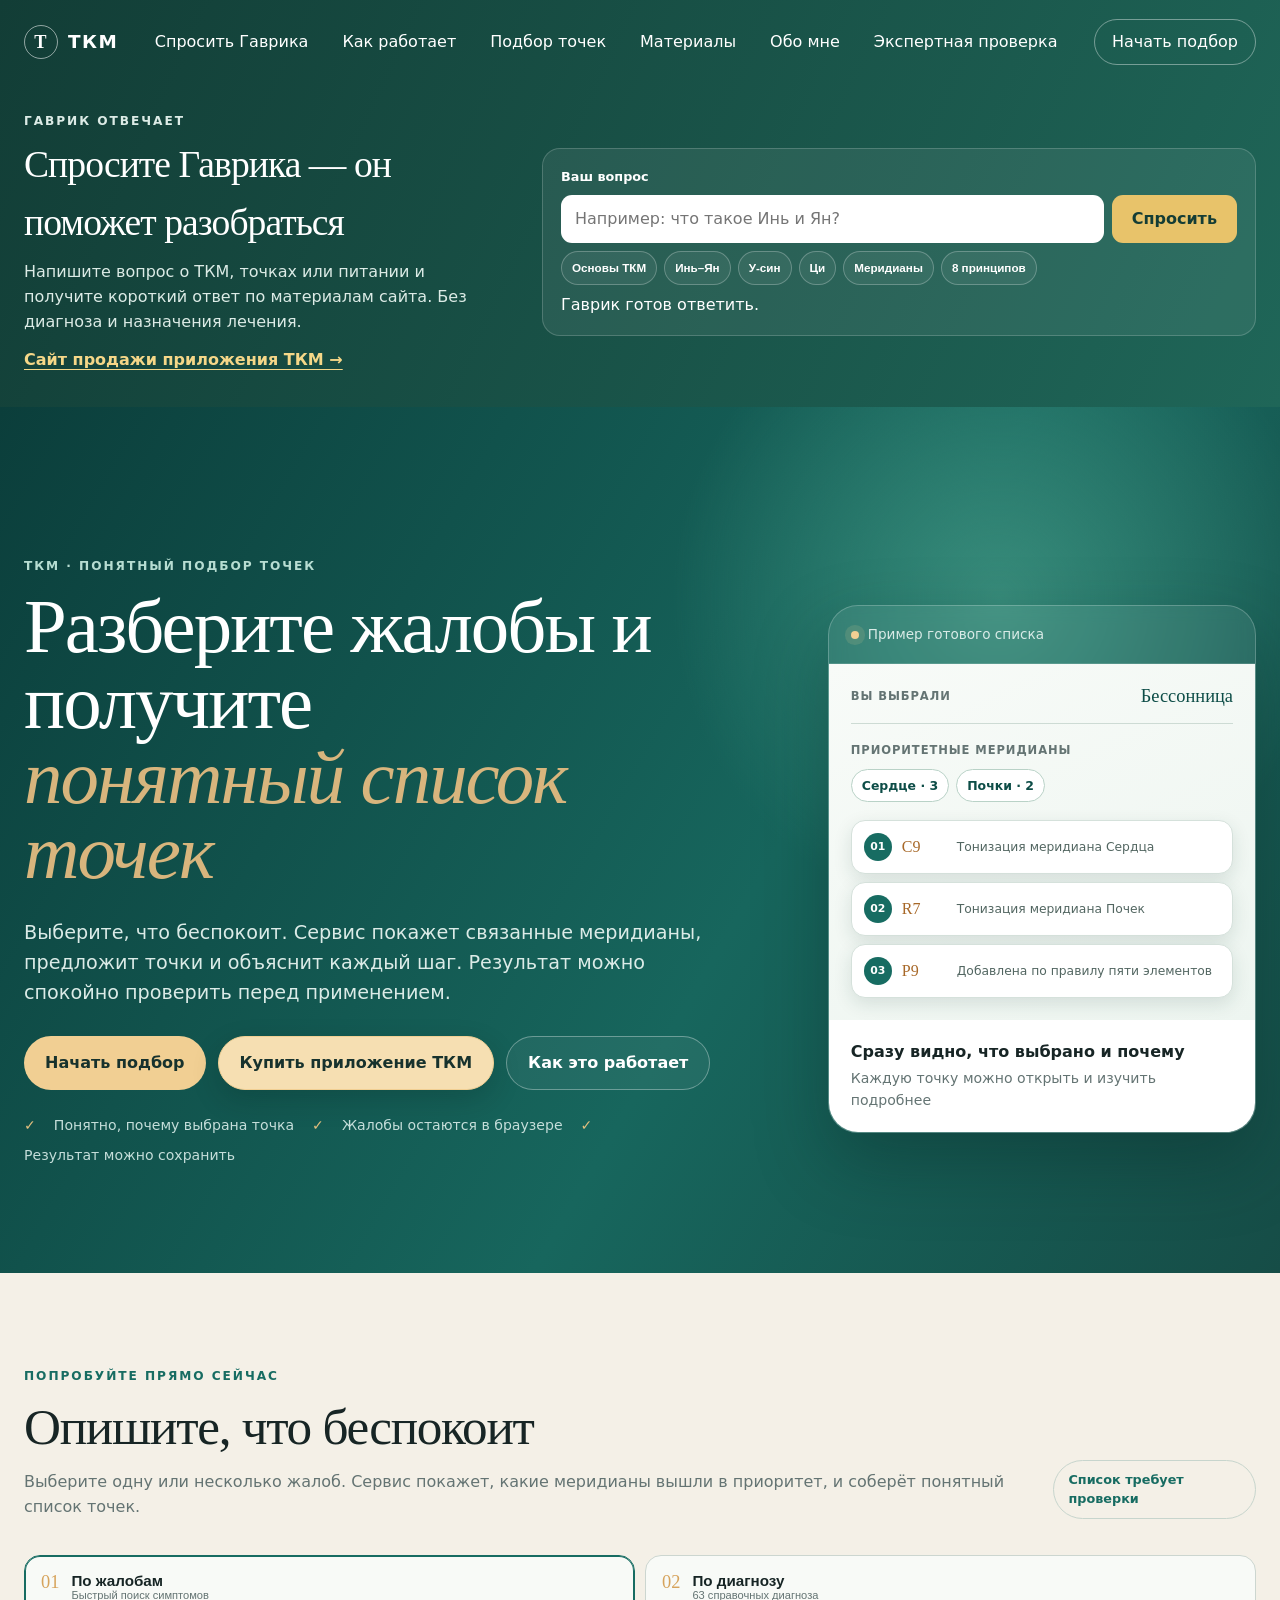
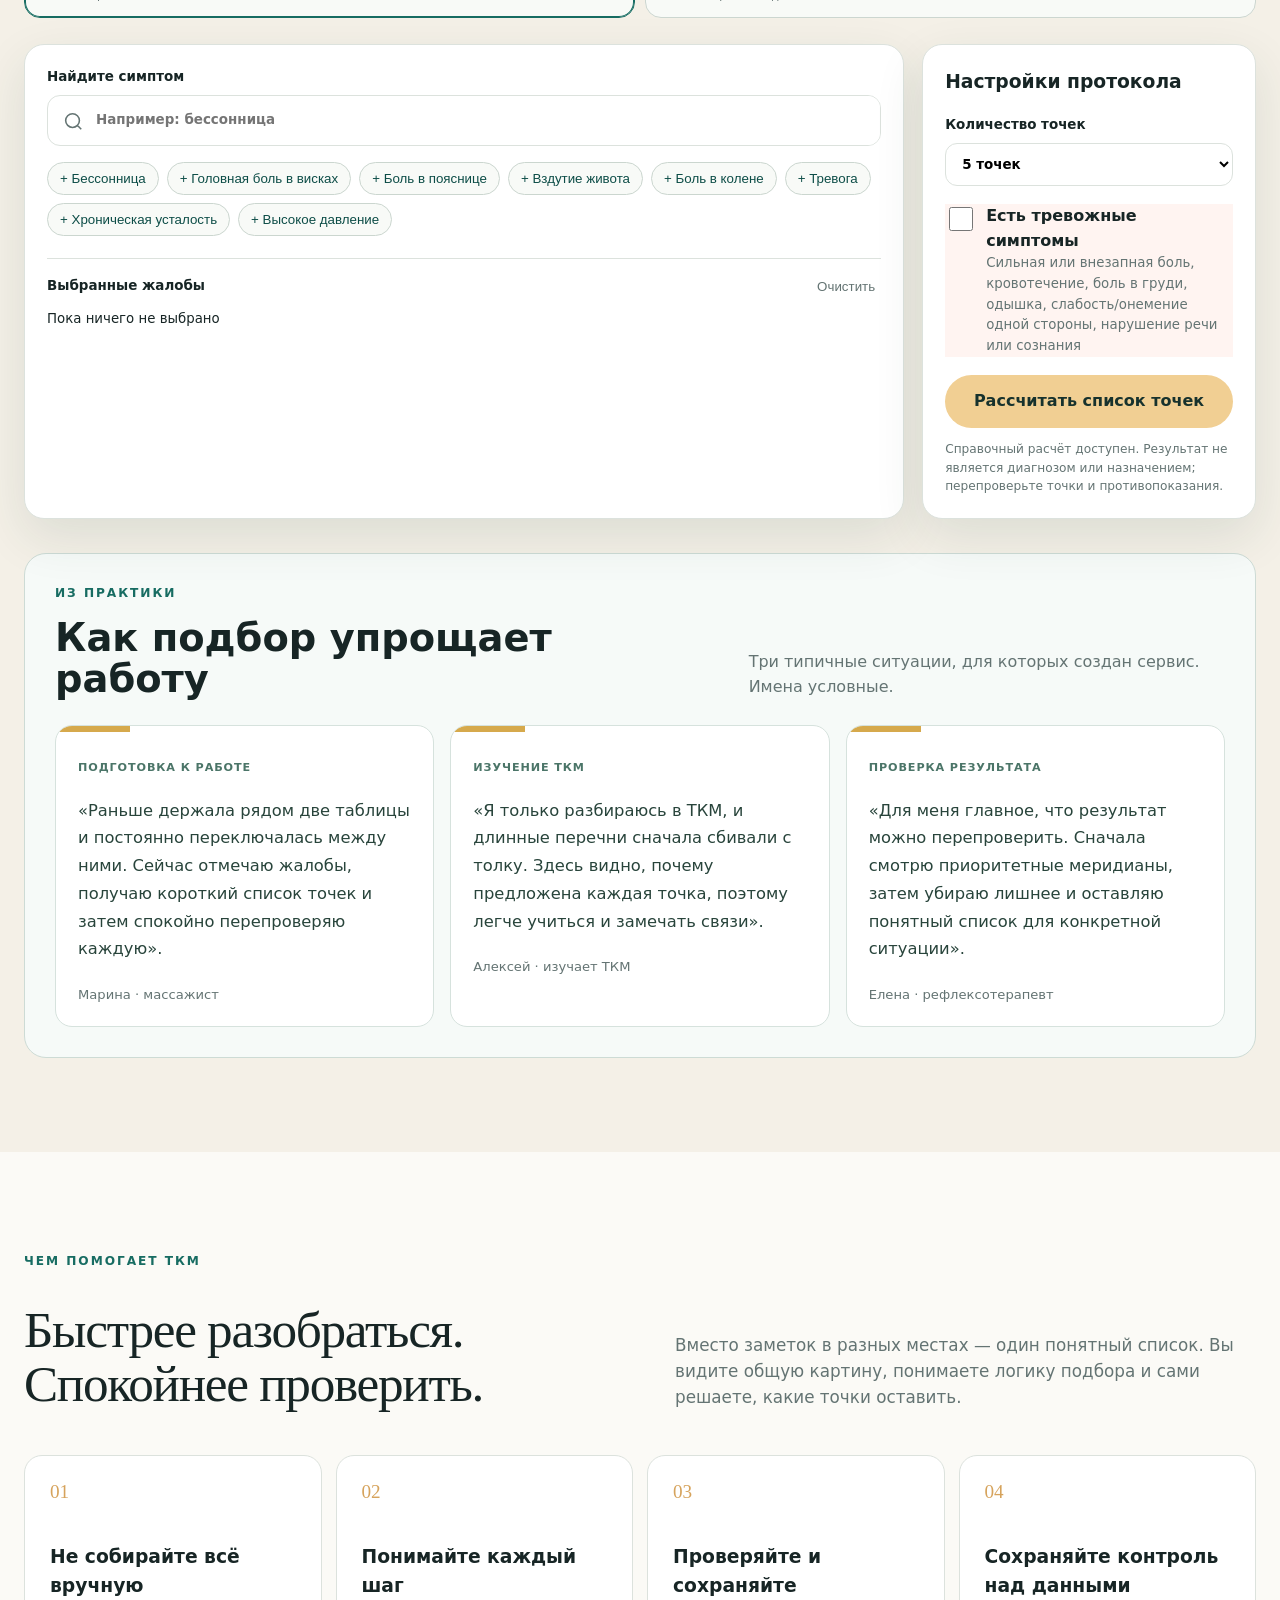
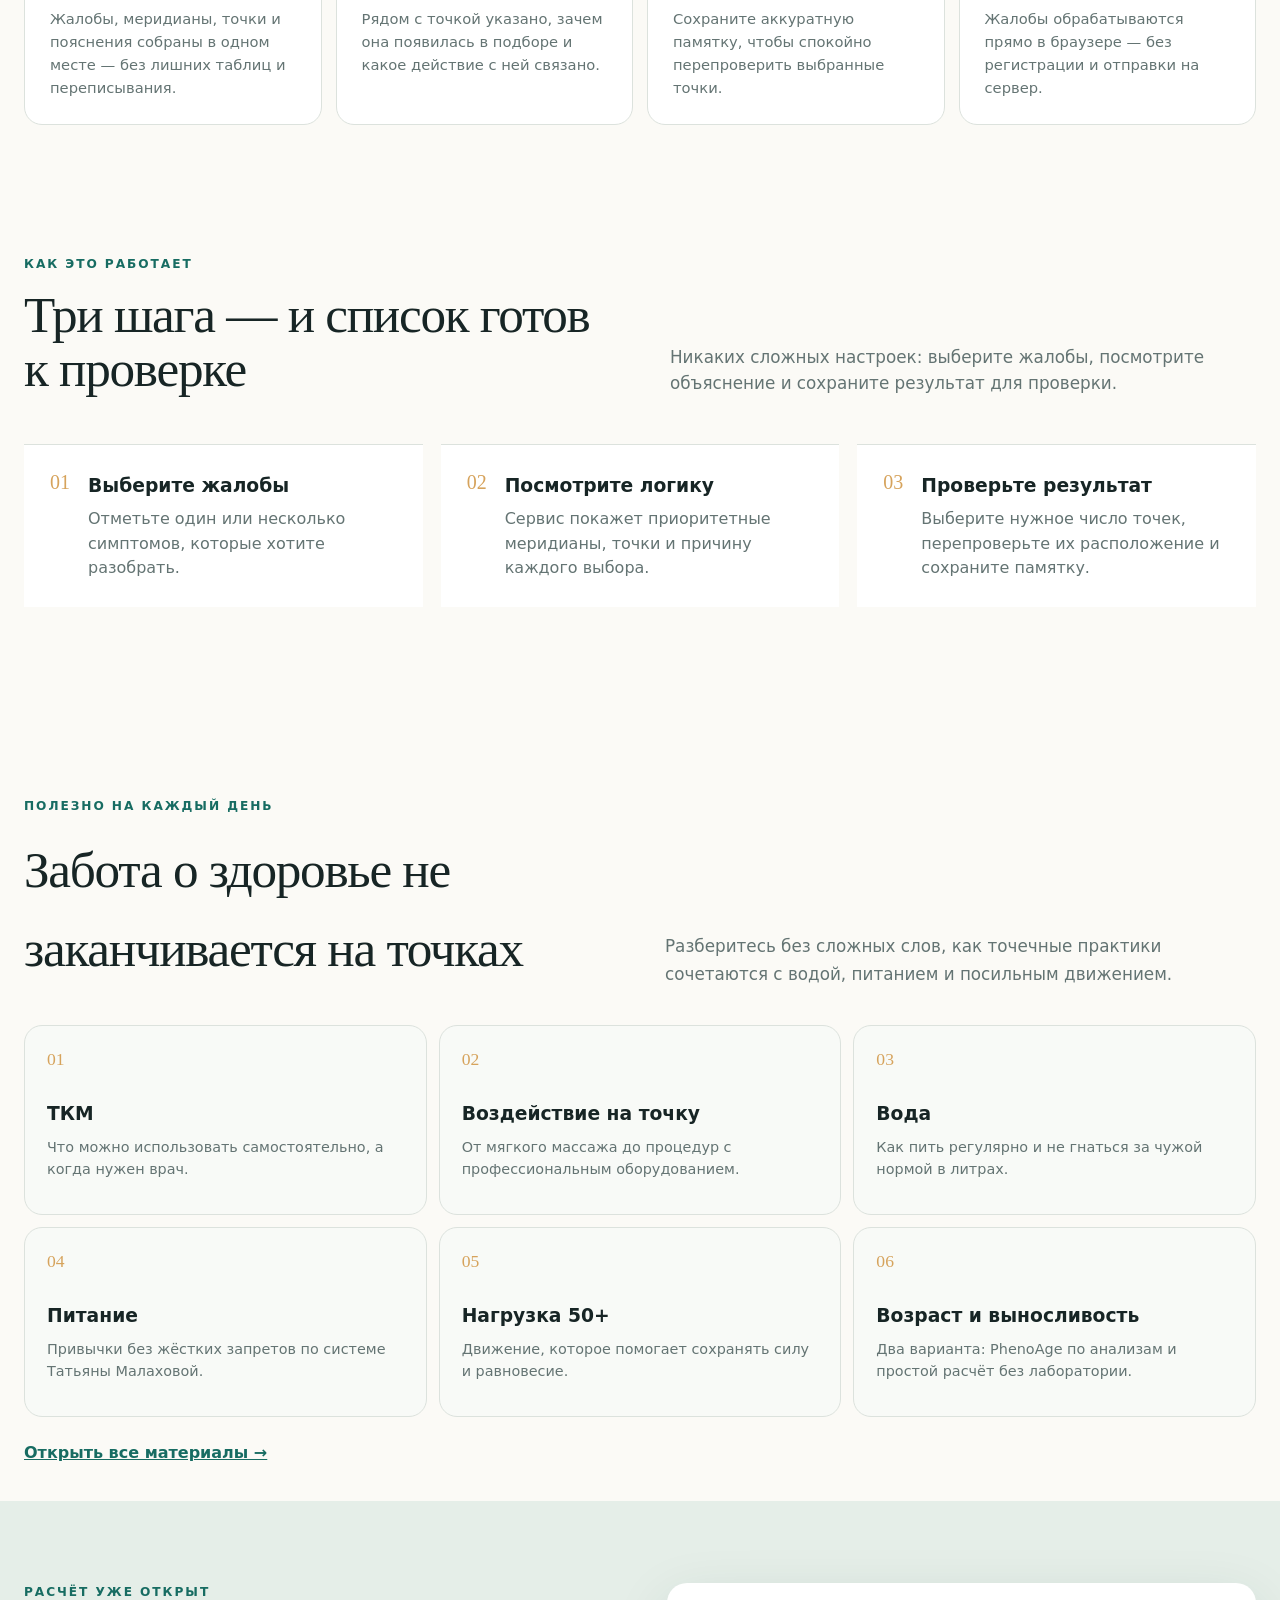
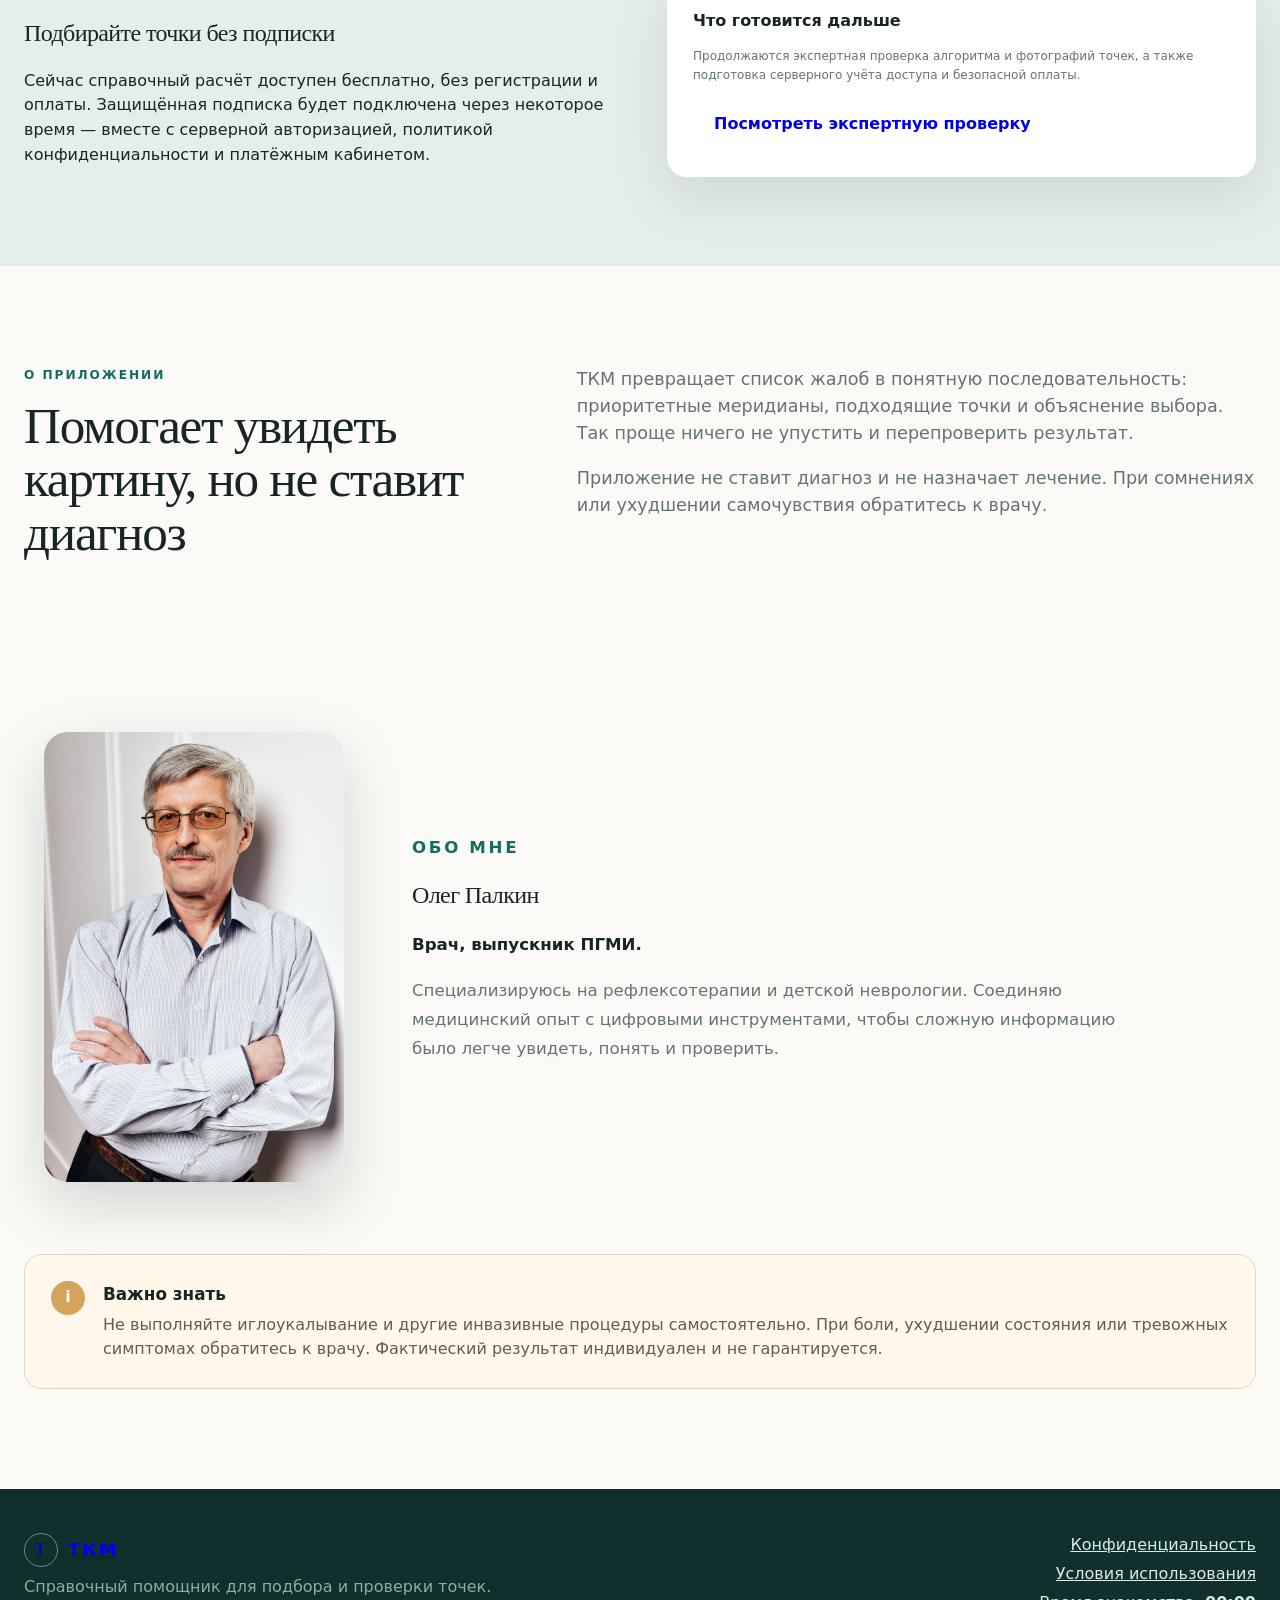
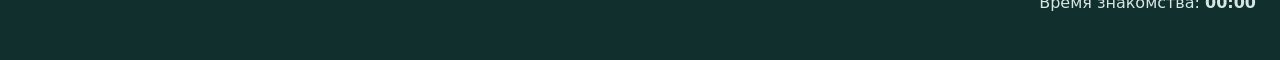
<file: index.html>
<!doctype html>
<html lang="ru">
<head>
  <meta charset="utf-8">
  <meta name="viewport" content="width=device-width,initial-scale=1">
  <title>ТКМ — подбор точек с объяснением</title>
  <meta name="description" content="Выберите жалобы, увидьте связанные меридианы и получите понятный список точек с объяснением каждого шага.">
  <meta name="robots" content="noindex,nofollow">
  <meta name="referrer" content="strict-origin-when-cross-origin">
  <meta http-equiv="Content-Security-Policy" content="default-src 'self'; img-src 'self' data: https://mc.yandex.ru; script-src 'self' https://mc.yandex.ru; style-src 'self'; connect-src 'self' https://mc.yandex.ru; object-src 'none'; base-uri 'self'; form-action 'self'">
  <link rel="stylesheet" href="assets/styles.css?v=20260825-1">
  <link rel="stylesheet" href="assets/landing.css?v=20260902-1">
  <link rel="stylesheet" href="assets/layout-wide.css?v=20260830-1">
  <link rel="stylesheet" href="assets/accessibility.css?v=20260825-1">
  <script src="assets/metrika.js?v=20260902-1" defer></script>
</head>
<body class="landing-page">
  <a class="skip-link" href="#mainContent">Перейти к содержанию</a>
  <header class="site-header">
    <div class="wrap nav">
      <a class="brand" href="#top" aria-label="ТКМ — на главную"><span>Т</span>ТКМ</a>
      <nav aria-label="Основная навигация">
        <a href="#ask-gavrik">Спросить Гаврика</a>
        <a href="#how">Как работает</a>
        <a href="#picker">Подбор точек</a>
        <a href="topics.html">Материалы</a>
        <a href="#about-me">Обо мне</a>
        <a href="validation.html">Экспертная проверка</a>
      </nav>
      <a class="nav-action" href="#picker">Начать подбор</a>
    </div>
  </header>

  <main id="mainContent">
    <span id="top" aria-hidden="true"></span>
    <section class="gavrik-bar gavrik-bar-top" id="ask-gavrik" aria-labelledby="gavrikTitle">
      <div class="wrap gavrik-grid">
        <div><p class="eyebrow">Гаврик отвечает</p><h2 id="gavrikTitle">Спросите Гаврика — он поможет разобраться</h2><p>Напишите вопрос о ТКМ, точках или питании и получите короткий ответ по материалам сайта. Без диагноза и назначения лечения.</p><a class="gavrik-sales-link" href="https://oleg5603.github.io/tkm-acupuncture/?v=5b3c863" target="_blank" rel="noopener noreferrer">Сайт продажи приложения ТКМ →</a></div>
        <form class="gavrik-form" id="gavrikForm">
          <label for="gavrikQuestion">Ваш вопрос</label>
          <div class="gavrik-question-row"><input id="gavrikQuestion" maxlength="500" required placeholder="Например: что такое Инь и Ян?"><button type="submit">Спросить</button></div>
          <div class="gavrik-prompts" aria-label="Примеры вопросов Гаврику"><button type="button" data-gavrik-question="Какие основные принципы ТКМ?">Основы ТКМ</button><button type="button" data-gavrik-question="Что такое Инь и Ян?">Инь–Ян</button><button type="button" data-gavrik-question="Как работают пять фаз У-син?">У-син</button><button type="button" data-gavrik-question="Что такое Ци?">Ци</button><button type="button" data-gavrik-question="Что такое меридианы?">Меридианы</button><button type="button" data-gavrik-question="Что означают восемь принципов?">8 принципов</button></div>
          <p id="gavrikAnswer" class="gavrik-answer" aria-live="polite">Гаврик готов ответить.</p>
          <div id="gavrikLinks" class="gavrik-links" aria-label="Полезные ссылки"></div>
        </form>
      </div>
    </section>
    <section class="hero">
      <div class="wrap hero-grid">
        <div class="hero-copy">
          <p class="eyebrow">ТКМ · понятный подбор точек</p>
          <h1>Разберите жалобы и получите <em>понятный список точек</em></h1>
          <p class="lead">Выберите, что беспокоит. Сервис покажет связанные меридианы, предложит точки и объяснит каждый шаг. Результат можно спокойно проверить перед применением.</p>
          <div class="hero-actions">
            <a class="button primary" href="#picker">Начать подбор</a>
            <a class="button sales-cta" href="https://oleg5603.github.io/tkm-acupuncture/?v=5b3c863" target="_blank" rel="noopener noreferrer">Купить приложение ТКМ</a>
            <a class="button quiet" href="#how">Как это работает</a>
          </div>
          <p class="trust"><span>✓</span> Понятно, почему выбрана точка <span>✓</span> Жалобы остаются в браузере <span>✓</span> Результат можно сохранить</p>
        </div>
        <aside class="hero-visual" aria-label="Пример списка точек">
          <div class="visual-top"><span class="pulse"></span><span>Пример готового списка</span></div>
          <div class="hero-result-demo">
            <div class="result-source"><span>Вы выбрали</span><strong>Бессонница</strong></div>
            <div class="result-route"><span>Приоритетные меридианы</span><div><b>Сердце · 3</b><b>Почки · 2</b></div></div>
            <ol class="hero-point-list">
              <li><em>01</em><strong>C9</strong><span>Тонизация меридиана Сердца</span></li>
              <li><em>02</em><strong>R7</strong><span>Тонизация меридиана Почек</span></li>
              <li><em>03</em><strong>P9</strong><span>Добавлена по правилу пяти элементов</span></li>
            </ol>
          </div>
          <div class="result-preview"><b>Сразу видно, что выбрано и почему</b><span>Каждую точку можно открыть и изучить подробнее</span></div>
        </aside>
      </div>
    </section>

    <section class="benefits wrap" id="benefits">
      <div class="benefits-heading"><p class="eyebrow dark">Чем помогает ТКМ</p><h2>Быстрее разобраться.<br>Спокойнее проверить.</h2><p>Вместо заметок в разных местах — один понятный список. Вы видите общую картину, понимаете логику подбора и сами решаете, какие точки оставить.</p></div>
      <div class="benefit-grid">
        <article><span>01</span><h3>Не собирайте всё вручную</h3><p>Жалобы, меридианы, точки и пояснения собраны в одном месте — без лишних таблиц и переписывания.</p></article>
        <article><span>02</span><h3>Понимайте каждый шаг</h3><p>Рядом с точкой указано, зачем она появилась в подборе и какое действие с ней связано.</p></article>
        <article><span>03</span><h3>Проверяйте и сохраняйте</h3><p>Сохраните аккуратную памятку, чтобы спокойно перепроверить выбранные точки.</p></article>
        <article><span>04</span><h3>Сохраняйте контроль над данными</h3><p>Жалобы обрабатываются прямо в браузере — без регистрации и отправки на сервер.</p></article>
      </div>
    </section>

    <section class="topic-preview wrap" aria-labelledby="topicPreviewTitle">
      <div class="topic-preview-heading">
        <div><p class="eyebrow dark">Полезно на каждый день</p><h2 id="topicPreviewTitle">Забота о здоровье не заканчивается на точках</h2></div>
        <p>Разберитесь без сложных слов, как точечные практики сочетаются с водой, питанием и посильным движением.</p>
      </div>
      <div class="topic-preview-grid">
        <a href="topics.html#tcm"><span>01</span><h3>ТКМ</h3><p>Что можно использовать самостоятельно, а когда нужен врач.</p></a>
        <a href="topics.html#methods"><span>02</span><h3>Воздействие на точку</h3><p>От мягкого массажа до процедур с профессиональным оборудованием.</p></a>
        <a href="topics.html#water"><span>03</span><h3>Вода</h3><p>Как пить регулярно и не гнаться за чужой нормой в литрах.</p></a>
        <a href="topics.html#nutrition"><span>04</span><h3>Питание</h3><p>Привычки без жёстких запретов по системе Татьяны Малаховой.</p></a>
        <a href="topics.html#movement"><span>05</span><h3>Нагрузка 50+</h3><p>Движение, которое помогает сохранять силу и равновесие.</p></a>
        <a href="biological-age.html"><span>06</span><h3>Возраст и выносливость</h3><p>Два варианта: PhenoAge по анализам и простой расчёт без лаборатории.</p></a>
      </div>
      <a class="topic-preview-action" href="topics.html">Открыть все материалы →</a>
    </section>

    <section class="intro wrap" id="how">
      <div class="intro-heading">
        <p class="eyebrow dark">Как это работает</p>
        <h2>Три шага — и список готов к проверке</h2>
        <p>Никаких сложных настроек: выберите жалобы, посмотрите объяснение и сохраните результат для проверки.</p>
      </div>
      <div class="steps">
        <article><span>01</span><div><h3>Выберите жалобы</h3><p>Отметьте один или несколько симптомов, которые хотите разобрать.</p></div></article>
        <article><span>02</span><div><h3>Посмотрите логику</h3><p>Сервис покажет приоритетные меридианы, точки и причину каждого выбора.</p></div></article>
        <article><span>03</span><div><h3>Проверьте результат</h3><p>Выберите нужное число точек, перепроверьте их расположение и сохраните памятку.</p></div></article>
      </div>
    </section>

    <section class="picker-section" id="picker">
      <div class="wrap picker-shell">
        <div class="picker-heading">
          <div><p class="eyebrow dark">Попробуйте прямо сейчас</p><h2>Опишите, что беспокоит</h2><p>Выберите одну или несколько жалоб. Сервис покажет, какие меридианы вышли в приоритет, и соберёт понятный список точек.</p></div>
          <span class="source-badge">Список требует проверки</span>
        </div>

        <div class="mode-tabs" aria-label="Режим работы">
          <button class="active" type="button" data-mode="symptoms" aria-pressed="true"><span>01</span><b>По жалобам</b><small>Быстрый поиск симптомов</small></button>
          <button type="button" data-mode="diagnosis" aria-pressed="false"><span>02</span><b>По диагнозу</b><small>63 справочных диагноза</small></button>
        </div>

        <div class="calculator">
          <div class="symptom-panel">
            <label class="search-field"><span>Найдите симптом</span><div><svg viewBox="0 0 24 24" aria-hidden="true"><path d="m21 21-4.35-4.35m2.35-5.15A7.5 7.5 0 1 1 4 11.5a7.5 7.5 0 0 1 15 0Z"/></svg><input id="symptomSearch" type="search" placeholder="Например: бессонница" autocomplete="off"></div></label>
            <div id="symptomSuggestions" class="symptom-suggestions" aria-live="polite"></div>
            <div class="selected-block"><div><span>Выбранные жалобы</span><button id="clearSymptoms" type="button">Очистить</button></div><div id="selectedSymptoms" class="selected-symptoms"><small>Пока ничего не выбрано</small></div></div>
          </div>
          <div class="diagnosis-panel" hidden>
            <label class="search-field"><span>Найдите диагноз</span><div><svg viewBox="0 0 24 24" aria-hidden="true"><path d="m21 21-4.35-4.35m2.35-5.15A7.5 7.5 0 1 1 4 11.5a7.5 7.5 0 0 1 15 0Z"/></svg><input id="diagnosisSearch" type="search" placeholder="Например: гипертония" autocomplete="off"></div></label>
            <div id="diagnosisSuggestions" class="symptom-suggestions" aria-live="polite"></div>
            <div class="selected-block"><div><span>Выбранные диагнозы</span><button id="clearDiagnosis" type="button">Очистить</button></div><div id="selectedDiagnosis" class="selected-symptoms"><small>Пока ничего не выбрано</small></div></div>
            <p class="diagnosis-note">Диагноз должен быть установлен врачом. Приложение использует его только как вход для справочного расчёта.</p>
          </div>
          <aside class="protocol-settings">
            <h3>Настройки протокола</h3>
            <label><span>Количество точек</span><select id="pointLimit"><option value="5">5 точек</option><option value="7">7 точек</option><option value="9">9 точек</option><option value="all">Все релевантные</option></select></label>
            <label class="acute-check danger-check"><input id="redFlags" type="checkbox"><span><b>Есть тревожные симптомы</b><small>Сильная или внезапная боль, кровотечение, боль в груди, одышка, слабость/онемение одной стороны, нарушение речи или сознания</small></span></label>
            <button id="calculateProtocol" class="button primary calculate" type="button" disabled>Загрузка данных…</button>
            <p id="engineStatus" role="status">Загружаем справочные данные. Они обрабатываются локально и никуда не отправляются.</p>
          </aside>
        </div>

        <section id="protocolResult" class="protocol-result" hidden aria-live="polite">
          <div class="result-head"><div><span>Результат расчёта</span><h2>Предварительный протокол</h2></div><button type="button" class="download-result" data-open-export>Скачать памятку</button></div>
          <div id="prioritySummary" class="priority-summary"></div>
          <div id="protocolGrid" class="protocol-grid"></div>
        </section>

        <section class="picker-stories" aria-labelledby="pickerStoriesTitle">
          <div class="picker-stories-heading"><div><p class="eyebrow dark">Из практики</p><h3 id="pickerStoriesTitle">Как подбор упрощает работу</h3></div><p>Три типичные ситуации, для которых создан сервис. Имена условные.</p></div>
          <div class="picker-stories-grid">
            <article class="picker-story-card"><span>Подготовка к работе</span><p>«Раньше держала рядом две таблицы и постоянно переключалась между ними. Сейчас отмечаю жалобы, получаю короткий список точек и затем спокойно перепроверяю каждую».</p><p class="picker-story-author">Марина · массажист</p></article>
            <article class="picker-story-card"><span>Изучение ТКМ</span><p>«Я только разбираюсь в ТКМ, и длинные перечни сначала сбивали с толку. Здесь видно, почему предложена каждая точка, поэтому легче учиться и замечать связи».</p><p class="picker-story-author">Алексей · изучает ТКМ</p></article>
            <article class="picker-story-card"><span>Проверка результата</span><p>«Для меня главное, что результат можно перепроверить. Сначала смотрю приоритетные меридианы, затем убираю лишнее и оставляю понятный список для конкретной ситуации».</p><p class="picker-story-author">Елена · рефлексотерапевт</p></article>
          </div>
        </section>
      </div>
    </section>

    <section class="payment-section" id="payment"><div class="wrap payment-grid"><div><p class="eyebrow dark">Расчёт уже открыт</p><h2>Подбирайте точки без подписки</h2><p>Сейчас справочный расчёт доступен бесплатно, без регистрации и оплаты. Защищённая подписка будет подключена через некоторое время — вместе с серверной авторизацией, политикой конфиденциальности и платёжным кабинетом.</p></div><div class="payment-form"><strong>Что готовится дальше</strong><p>Продолжаются экспертная проверка алгоритма и фотографий точек, а также подготовка серверного учёта доступа и безопасной оплаты.</p><a class="button secondary" href="validation.html">Посмотреть экспертную проверку</a></div></div></section>

    <section class="about wrap">
      <div><p class="eyebrow dark">О приложении</p><h2>Помогает увидеть картину, но не ставит диагноз</h2></div>
      <div class="about-copy"><p>ТКМ превращает список жалоб в понятную последовательность: приоритетные меридианы, подходящие точки и объяснение выбора. Так проще ничего не упустить и перепроверить результат.</p><p>Приложение не ставит диагноз и не назначает лечение. При сомнениях или ухудшении самочувствия обратитесь к врачу.</p></div>
    </section>

    <section class="doctor-about wrap" id="about-me" aria-labelledby="doctorAboutTitle">
      <img src="assets/oleg-palkin.jpg" alt="Олег Палкин, врач" width="520" height="780">
      <div><p class="eyebrow dark">Обо мне</p><h2 id="doctorAboutTitle">Олег Палкин</h2><p class="doctor-lead">Врач, выпускник ПГМИ.</p><p>Специализируюсь на рефлексотерапии и детской неврологии. Соединяю медицинский опыт с цифровыми инструментами, чтобы сложную информацию было легче увидеть, понять и проверить.</p></div>
    </section>

    <section class="safety wrap" role="note"><span>i</span><div><strong>Важно знать</strong><p>Не выполняйте иглоукалывание и другие инвазивные процедуры самостоятельно. При боли, ухудшении состояния или тревожных симптомах обратитесь к врачу. Фактический результат индивидуален и не гарантируется.</p></div></section>
  </main>

  <footer><div class="wrap footer-grid"><div><a class="brand inverse" href="#top"><span>Т</span>ТКМ</a><p>Справочный помощник для подбора и проверки точек.</p></div><div class="metrics"><a href="privacy.html">Конфиденциальность</a><a href="terms.html">Условия использования</a><span>Время знакомства: <b id="sessionTime">00:00</b></span></div></div></footer>

  <dialog id="detailDialog" class="dialog"><button class="dialog-close" data-close-dialog aria-label="Закрыть">×</button><div id="dialogContent"></div></dialog>
  <dialog id="exportDialog" class="dialog export-dialog"><button class="dialog-close" data-close-dialog aria-label="Закрыть">×</button><p class="eyebrow dark">Готово к сохранению</p><h2>Скачать список</h2><p>Выберите удобный формат. В документ войдут жалобы, приоритетные меридианы, точки и объяснения правил.</p><div class="export-options"><button type="button" data-export="txt"><b>TXT</b><span>Простой текст</span></button><button type="button" data-export="word"><b>Word</b><span>Текстовый документ</span></button><button type="button" data-export="pdf"><b>PDF</b><span>Печать или сохранение</span></button></div></dialog>
  <script src="assets/protocol-utils.js?v=20260826-1" defer></script>
  <script src="assets/gavrik.js?v=20260902-1" defer></script>
  <script src="assets/app.js?v=20260902-1" defer></script>
</body>
</html>
</file>
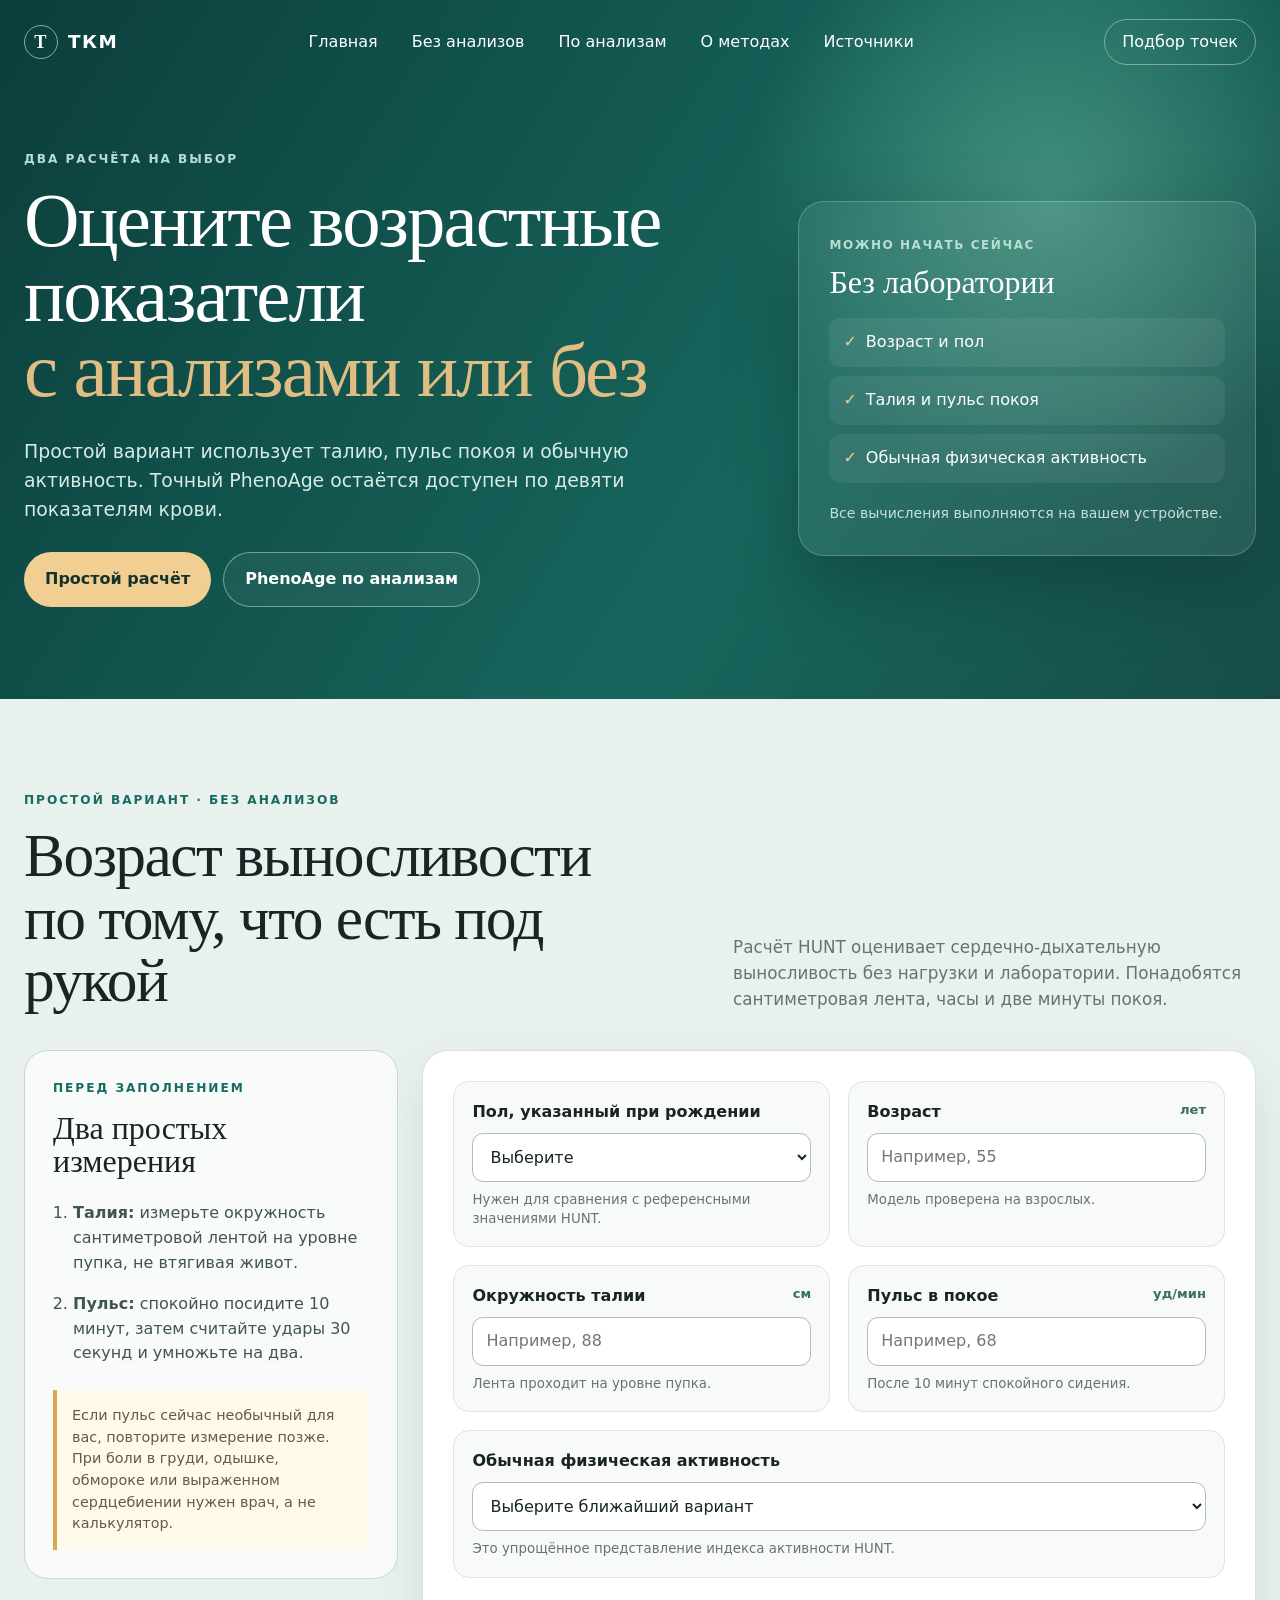
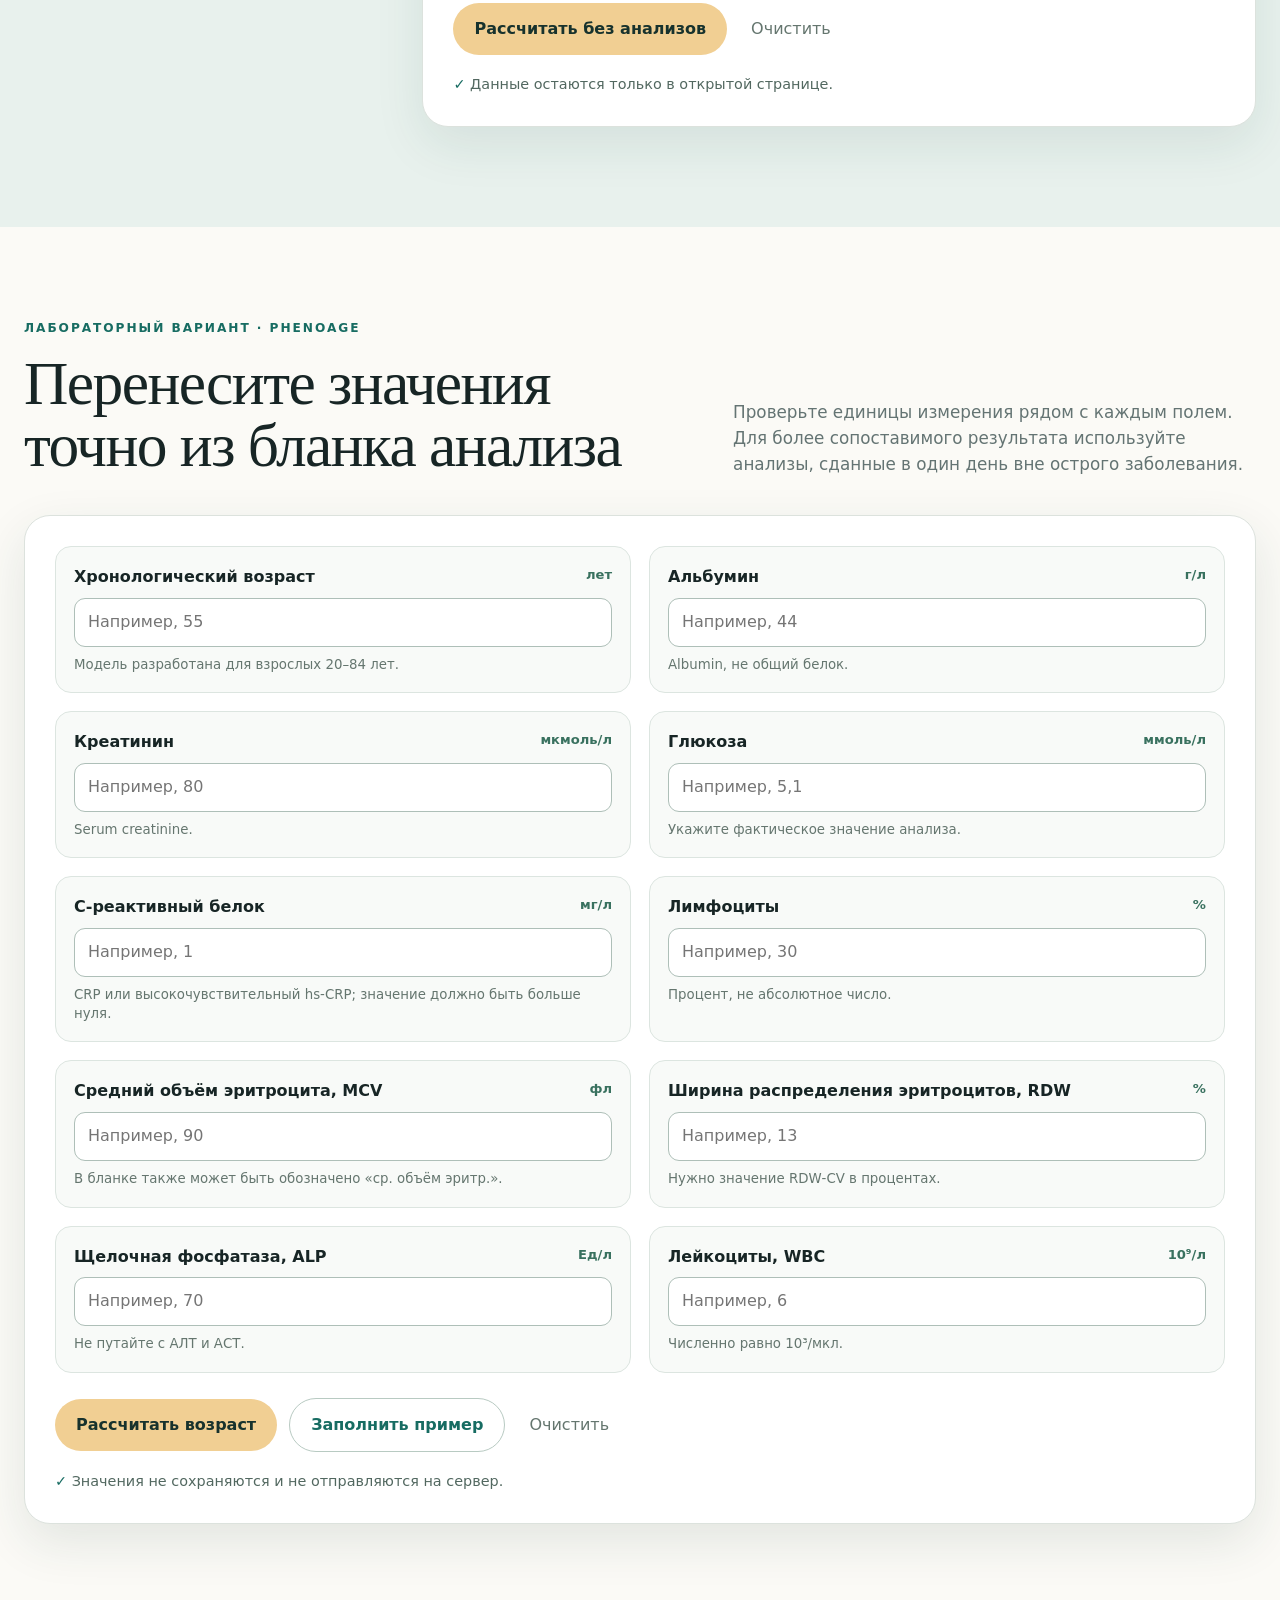
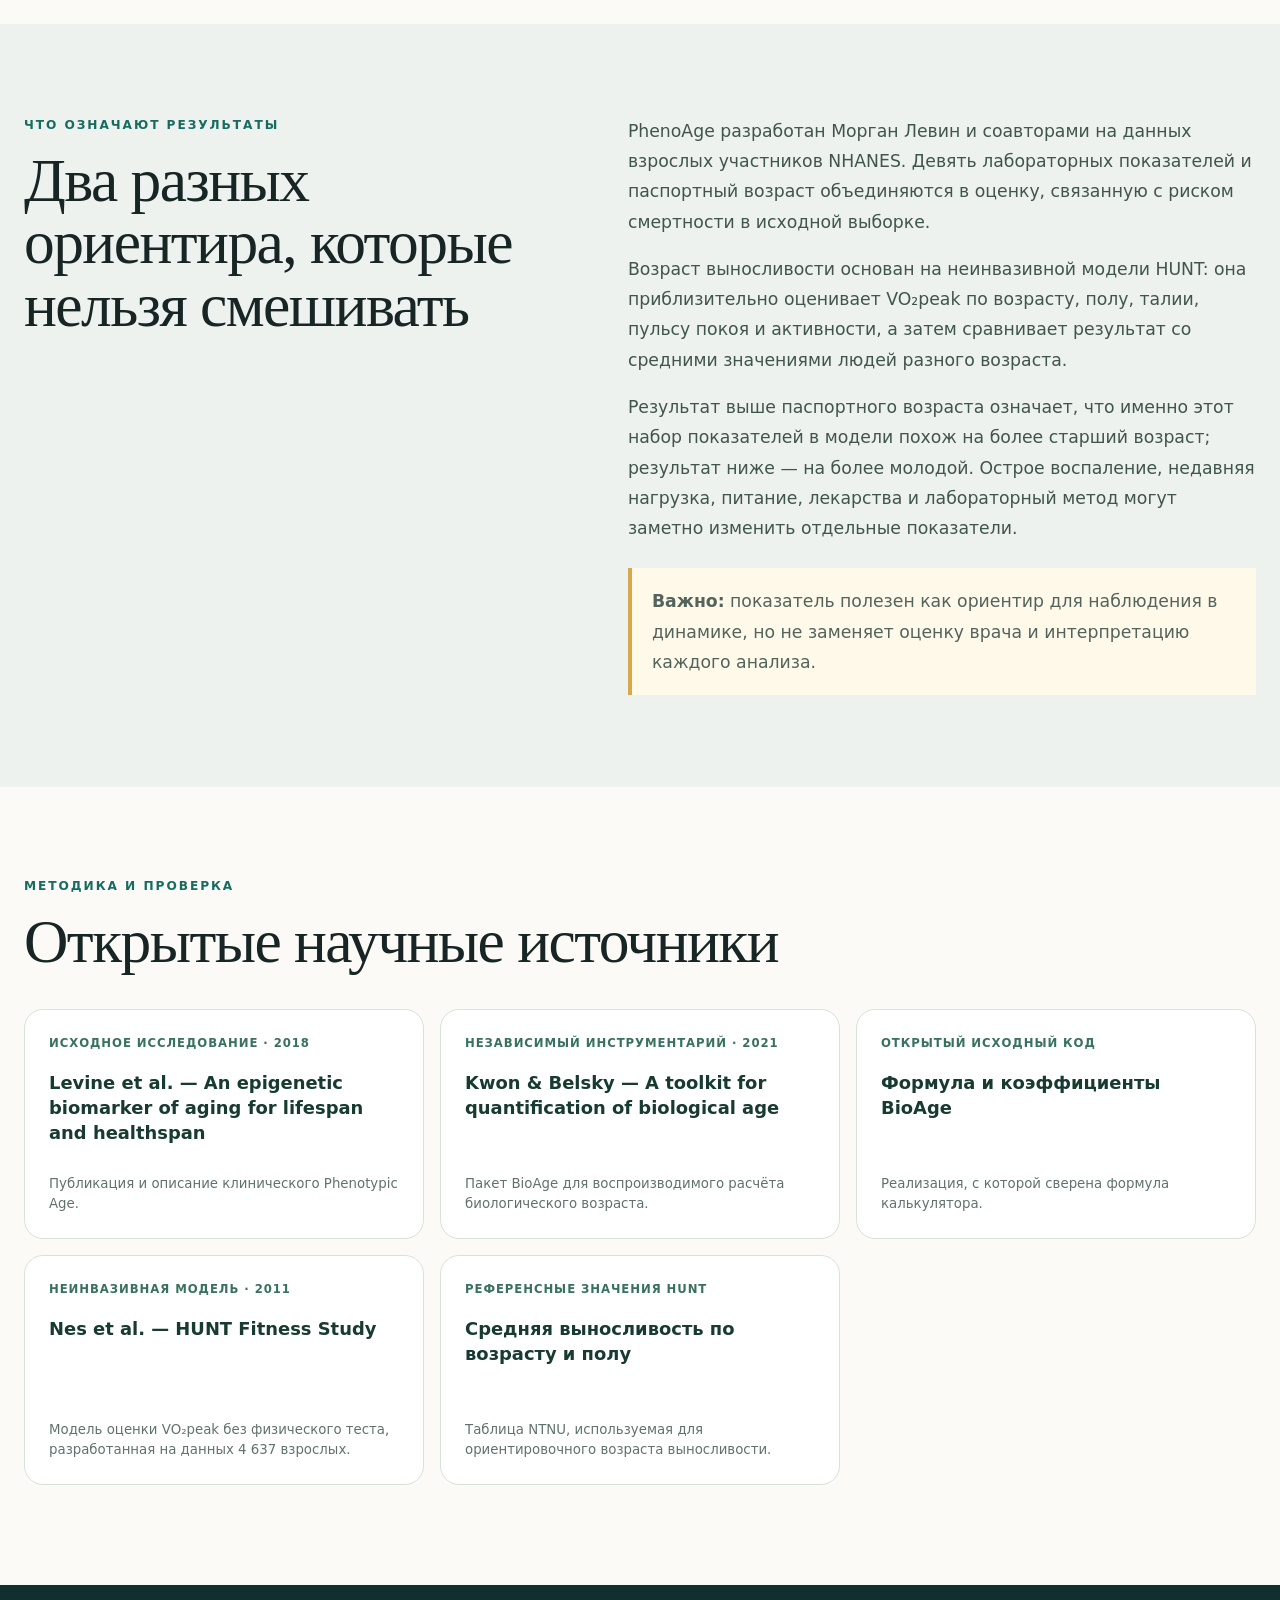
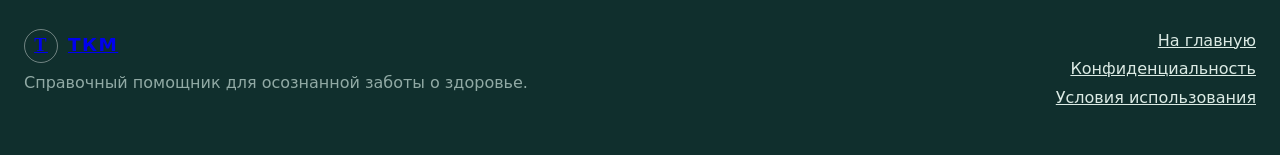
<file: biological-age.html>
<!doctype html>
<html lang="ru">
<head>
  <meta charset="utf-8">
  <meta name="viewport" content="width=device-width,initial-scale=1">
  <title>Калькуляторы PhenoAge и возраста выносливости — ТКМ</title>
  <meta name="description" content="Два локальных расчёта: фенотипический возраст PhenoAge по анализам и ориентировочный возраст выносливости без анализов.">
  <meta name="robots" content="noindex,nofollow">
  <meta name="referrer" content="strict-origin-when-cross-origin">
  <meta http-equiv="Content-Security-Policy" content="default-src 'self'; img-src 'self' data:; script-src 'self'; style-src 'self'; connect-src 'self'; object-src 'none'; base-uri 'self'; form-action 'self'">
  <link rel="stylesheet" href="assets/styles.css?v=20260825-1">
  <link rel="stylesheet" href="assets/landing.css?v=20260829-5">
  <link rel="stylesheet" href="assets/biological-age.css?v=20260830-2">
  <link rel="stylesheet" href="assets/layout-wide.css?v=20260829-3">
  <link rel="stylesheet" href="assets/accessibility.css?v=20260825-1">
</head>
<body class="bioage-page">
  <a class="skip-link" href="#mainContent">Перейти к калькулятору</a>
  <header class="site-header">
    <div class="wrap nav">
      <a class="brand" href="index.html" aria-label="ТКМ — на главную"><span>Т</span>ТКМ</a>
      <nav aria-label="Навигация"><a href="index.html">Главная</a><a href="#simple-calculator">Без анализов</a><a href="#calculator">По анализам</a><a href="#method">О методах</a><a href="#sources">Источники</a></nav>
      <a class="nav-action" href="index.html#picker">Подбор точек</a>
    </div>
  </header>

  <main id="mainContent">
    <section class="bioage-hero">
      <div class="wrap bioage-hero-grid">
        <div>
          <p class="eyebrow">Два расчёта на выбор</p>
          <h1>Оцените возрастные показатели <em>с анализами или без</em></h1>
          <p>Простой вариант использует талию, пульс покоя и обычную активность. Точный PhenoAge остаётся доступен по девяти показателям крови.</p>
          <div class="bioage-hero-actions"><a class="button primary" href="#simple-calculator">Простой расчёт</a><a class="button bioage-hero-secondary" href="#calculator">PhenoAge по анализам</a></div>
        </div>
        <aside class="bioage-intro-card" aria-label="Что потребуется для расчёта">
          <span>Можно начать сейчас</span>
          <strong>Без лаборатории</strong>
          <ul><li>Возраст и пол</li><li>Талия и пульс покоя</li><li>Обычная физическая активность</li></ul>
          <p>Все вычисления выполняются на вашем устройстве.</p>
        </aside>
      </div>
    </section>

    <section class="fitness-calculator" id="simple-calculator" aria-labelledby="fitnessCalculatorTitle">
      <div class="wrap">
        <div class="bioage-heading fitness-heading">
          <div><p class="eyebrow dark">Простой вариант · без анализов</p><h2 id="fitnessCalculatorTitle">Возраст выносливости по тому, что есть под рукой</h2></div>
          <p>Расчёт HUNT оценивает сердечно‑дыхательную выносливость без нагрузки и лаборатории. Понадобятся сантиметровая лента, часы и две минуты покоя.</p>
        </div>
        <div class="fitness-layout">
          <aside class="fitness-how" aria-label="Как подготовить измерения">
            <p class="eyebrow dark">Перед заполнением</p>
            <h3>Два простых измерения</h3>
            <ol><li><b>Талия:</b> измерьте окружность сантиметровой лентой на уровне пупка, не втягивая живот.</li><li><b>Пульс:</b> спокойно посидите 10 минут, затем считайте удары 30 секунд и умножьте на два.</li></ol>
            <p>Если пульс сейчас необычный для вас, повторите измерение позже. При боли в груди, одышке, обмороке или выраженном сердцебиении нужен врач, а не калькулятор.</p>
          </aside>
          <form id="fitnessAgeForm" class="bioage-form fitness-form" novalidate>
            <div class="bioage-fields fitness-fields">
              <label><span>Пол, указанный при рождении</span><select name="sex" required><option value="">Выберите</option><option value="female">Женский</option><option value="male">Мужской</option></select><small>Нужен для сравнения с референсными значениями HUNT.</small></label>
              <label><span>Возраст <b>лет</b></span><input name="fitnessAgeChronological" type="number" min="20" max="84" step="1" inputmode="numeric" placeholder="Например, 55" required><small>Модель проверена на взрослых.</small></label>
              <label><span>Окружность талии <b>см</b></span><input name="waist" type="number" min="45" max="180" step="0.1" inputmode="decimal" placeholder="Например, 88" required><small>Лента проходит на уровне пупка.</small></label>
              <label><span>Пульс в покое <b>уд/мин</b></span><input name="restingHeartRate" type="number" min="35" max="130" step="1" inputmode="numeric" placeholder="Например, 68" required><small>После 10 минут спокойного сидения.</small></label>
              <label class="fitness-activity"><span>Обычная физическая активность</span><select name="activityIndex" required><option value="">Выберите ближайший вариант</option><option value="0">Почти нет регулярной нагрузки</option><option value="2">1–2 короткие лёгкие тренировки в неделю</option><option value="5">2–3 умеренные тренировки по 30 минут и более</option><option value="8.3">3 и более интенсивные тренировки в неделю</option></select><small>Это упрощённое представление индекса активности HUNT.</small></label>
            </div>
            <div class="bioage-actions"><button class="button primary" type="submit">Рассчитать без анализов</button><button class="bioage-clear" type="reset">Очистить</button></div>
            <p class="bioage-privacy"><span aria-hidden="true">✓</span> Данные остаются только в открытой странице.</p>
            <p class="bioage-error" id="fitnessAgeError" role="alert" hidden></p>
          </form>
        </div>
        <section class="bioage-result fitness-result" id="fitnessAgeResult" aria-live="polite" hidden>
          <div class="bioage-result-main"><span>Ориентировочный возраст выносливости</span><strong><b id="fitnessAgeValue">—</b> года</strong><small>по средним значениям HUNT</small></div>
          <div class="bioage-result-delta"><span>Расчётная выносливость</span><strong><b id="fitnessVo2Value">—</b> мл/кг/мин</strong><p id="fitnessAgeMeaning"></p></div>
          <p class="bioage-result-note">Это грубая оценка сердечно‑дыхательной формы для здоровых взрослых, а не биологический возраст, диагноз или тест сердца. Погрешность исходной неинвазивной модели составляет около 5–6 мл/кг/мин.</p>
        </section>
      </div>
    </section>

    <section class="bioage-calculator wrap" id="calculator" aria-labelledby="calculatorTitle">
      <div class="bioage-heading">
        <div><p class="eyebrow dark">Лабораторный вариант · PhenoAge</p><h2 id="calculatorTitle">Перенесите значения точно из бланка анализа</h2></div>
        <p>Проверьте единицы измерения рядом с каждым полем. Для более сопоставимого результата используйте анализы, сданные в один день вне острого заболевания.</p>
      </div>

      <form id="bioageForm" class="bioage-form" novalidate>
        <div class="bioage-fields">
          <label><span>Хронологический возраст <b>лет</b></span><input name="age" type="number" min="20" max="84" step="1" inputmode="numeric" placeholder="Например, 55" required><small>Модель разработана для взрослых 20–84 лет.</small></label>
          <label><span>Альбумин <b>г/л</b></span><input name="albumin" type="number" min="10" max="70" step="0.1" inputmode="decimal" placeholder="Например, 44" required><small>Albumin, не общий белок.</small></label>
          <label><span>Креатинин <b>мкмоль/л</b></span><input name="creatinine" type="number" min="20" max="1500" step="0.1" inputmode="decimal" placeholder="Например, 80" required><small>Serum creatinine.</small></label>
          <label><span>Глюкоза <b>ммоль/л</b></span><input name="glucose" type="number" min="1" max="40" step="0.01" inputmode="decimal" placeholder="Например, 5,1" required><small>Укажите фактическое значение анализа.</small></label>
          <label><span>С‑реактивный белок <b>мг/л</b></span><input name="crp" type="number" min="0.01" max="500" step="0.01" inputmode="decimal" placeholder="Например, 1" required><small>CRP или высокочувствительный hs‑CRP; значение должно быть больше нуля.</small></label>
          <label><span>Лимфоциты <b>%</b></span><input name="lymphocytes" type="number" min="1" max="80" step="0.1" inputmode="decimal" placeholder="Например, 30" required><small>Процент, не абсолютное число.</small></label>
          <label><span>Средний объём эритроцита, MCV <b>фл</b></span><input name="mcv" type="number" min="50" max="130" step="0.1" inputmode="decimal" placeholder="Например, 90" required><small>В бланке также может быть обозначено «ср. объём эритр.».</small></label>
          <label><span>Ширина распределения эритроцитов, RDW <b>%</b></span><input name="rdw" type="number" min="5" max="40" step="0.1" inputmode="decimal" placeholder="Например, 13" required><small>Нужно значение RDW‑CV в процентах.</small></label>
          <label><span>Щелочная фосфатаза, ALP <b>Ед/л</b></span><input name="alp" type="number" min="5" max="1000" step="0.1" inputmode="decimal" placeholder="Например, 70" required><small>Не путайте с АЛТ и АСТ.</small></label>
          <label><span>Лейкоциты, WBC <b>10⁹/л</b></span><input name="wbc" type="number" min="0.5" max="100" step="0.01" inputmode="decimal" placeholder="Например, 6" required><small>Численно равно 10³/мкл.</small></label>
        </div>
        <div class="bioage-actions">
          <button class="button primary" type="submit">Рассчитать возраст</button>
          <button class="button bioage-example" id="fillExample" type="button">Заполнить пример</button>
          <button class="bioage-clear" type="reset">Очистить</button>
        </div>
        <p class="bioage-privacy"><span aria-hidden="true">✓</span> Значения не сохраняются и не отправляются на сервер.</p>
        <p class="bioage-error" id="bioageError" role="alert" hidden></p>
      </form>

      <section class="bioage-result" id="bioageResult" aria-live="polite" hidden>
        <div class="bioage-result-main"><span>Расчётный PhenoAge</span><strong><b id="phenoAgeValue">—</b> года</strong></div>
        <div class="bioage-result-delta"><span>Разница с паспортным возрастом</span><strong id="phenoAgeDelta">—</strong><p id="phenoAgeMeaning"></p></div>
        <p class="bioage-result-note">Это оценка по исследовательской модели, а не диагноз и не прогноз продолжительности жизни. Не меняйте лечение по результату калькулятора.</p>
      </section>
    </section>

    <section class="bioage-method" id="method">
      <div class="wrap bioage-method-grid">
        <div><p class="eyebrow dark">Что означают результаты</p><h2>Два разных ориентира, которые нельзя смешивать</h2></div>
        <div>
          <p>PhenoAge разработан Морган Левин и соавторами на данных взрослых участников NHANES. Девять лабораторных показателей и паспортный возраст объединяются в оценку, связанную с риском смертности в исходной выборке.</p>
          <p>Возраст выносливости основан на неинвазивной модели HUNT: она приблизительно оценивает VO₂peak по возрасту, полу, талии, пульсу покоя и активности, а затем сравнивает результат со средними значениями людей разного возраста.</p>
          <p>Результат выше паспортного возраста означает, что именно этот набор показателей в модели похож на более старший возраст; результат ниже — на более молодой. Острое воспаление, недавняя нагрузка, питание, лекарства и лабораторный метод могут заметно изменить отдельные показатели.</p>
          <div class="bioage-warning"><strong>Важно:</strong> показатель полезен как ориентир для наблюдения в динамике, но не заменяет оценку врача и интерпретацию каждого анализа.</div>
        </div>
      </div>
    </section>

    <section class="bioage-sources wrap" id="sources">
      <p class="eyebrow dark">Методика и проверка</p>
      <h2>Открытые научные источники</h2>
      <div class="bioage-source-grid">
        <a href="https://pubmed.ncbi.nlm.nih.gov/29676998/" target="_blank" rel="noopener noreferrer"><span>Исходное исследование · 2018</span><strong>Levine et al. — An epigenetic biomarker of aging for lifespan and healthspan</strong><small>Публикация и описание клинического Phenotypic Age.</small></a>
        <a href="https://pubmed.ncbi.nlm.nih.gov/34725754/" target="_blank" rel="noopener noreferrer"><span>Независимый инструментарий · 2021</span><strong>Kwon &amp; Belsky — A toolkit for quantification of biological age</strong><small>Пакет BioAge для воспроизводимого расчёта биологического возраста.</small></a>
        <a href="https://github.com/dayoonkwon/BioAge/blob/master/R/phenoage_calc.R" target="_blank" rel="noopener noreferrer"><span>Открытый исходный код</span><strong>Формула и коэффициенты BioAge</strong><small>Реализация, с которой сверена формула калькулятора.</small></a>
        <a href="https://pubmed.ncbi.nlm.nih.gov/21502897/" target="_blank" rel="noopener noreferrer"><span>Неинвазивная модель · 2011</span><strong>Nes et al. — HUNT Fitness Study</strong><small>Модель оценки VO₂peak без физического теста, разработанная на данных 4 637 взрослых.</small></a>
        <a href="https://www.ntnu.edu/cerg/fitness-numbers" target="_blank" rel="noopener noreferrer"><span>Референсные значения HUNT</span><strong>Средняя выносливость по возрасту и полу</strong><small>Таблица NTNU, используемая для ориентировочного возраста выносливости.</small></a>
      </div>
    </section>
  </main>

  <footer><div class="wrap footer-grid"><div><a class="brand inverse" href="index.html"><span>Т</span>ТКМ</a><p>Справочный помощник для осознанной заботы о здоровье.</p></div><div class="metrics"><a href="index.html">На главную</a><a href="privacy.html">Конфиденциальность</a><a href="terms.html">Условия использования</a></div></div></footer>
  <script src="assets/biological-age.js?v=20260830-2" defer></script>
</body>
</html>
</file>
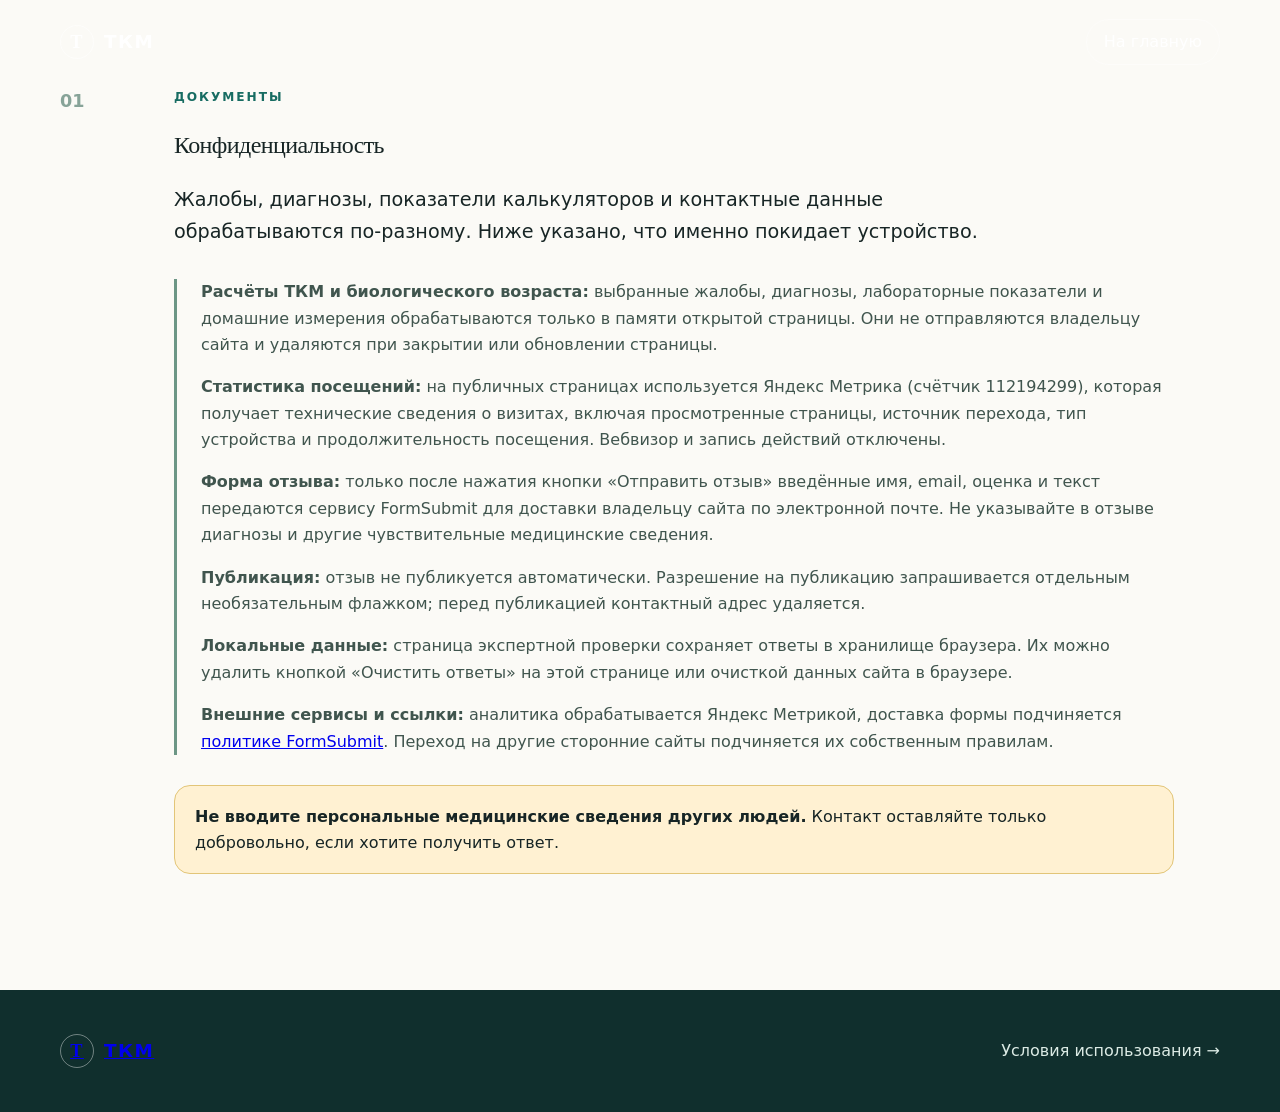
<file: privacy.html>
<!doctype html>
<html lang="ru"><head><meta charset="utf-8"><meta name="viewport" content="width=device-width,initial-scale=1"><title>Конфиденциальность — ТКМ</title><meta name="robots" content="noindex,nofollow"><meta name="referrer" content="strict-origin-when-cross-origin"><meta http-equiv="Content-Security-Policy" content="default-src 'self'; img-src 'self' data: https://mc.yandex.ru; script-src 'self' https://mc.yandex.ru; style-src 'self'; connect-src 'self' https://mc.yandex.ru; object-src 'none'; base-uri 'self'"><link rel="stylesheet" href="assets/styles.css"><link rel="stylesheet" href="assets/landing.css"><link rel="stylesheet" href="assets/topics.css"><link rel="stylesheet" href="assets/accessibility.css"><script src="assets/metrika.js?v=20260902-1" defer></script></head>
<body><a class="skip-link" href="#mainContent">Перейти к содержанию</a><header class="site-header"><div class="wrap nav"><a class="brand" href="index.html"><span>Т</span>ТКМ</a><a class="nav-action" href="index.html">На главную</a></div></header><main id="mainContent"><section class="topic wrap"><div class="topic-number">01</div><div class="topic-content"><p class="eyebrow dark">Документы</p><h1>Конфиденциальность</h1><p class="topic-lead">Жалобы, диагнозы, показатели калькуляторов и контактные данные обрабатываются по-разному. Ниже указано, что именно покидает устройство.</p><div class="checklist"><p><b>Расчёты ТКМ и биологического возраста:</b> выбранные жалобы, диагнозы, лабораторные показатели и домашние измерения обрабатываются только в памяти открытой страницы. Они не отправляются владельцу сайта и удаляются при закрытии или обновлении страницы.</p><p><b>Статистика посещений:</b> на публичных страницах используется Яндекс Метрика (счётчик 112194299), которая получает технические сведения о визитах, включая просмотренные страницы, источник перехода, тип устройства и продолжительность посещения. Вебвизор и запись действий отключены.</p><p><b>Форма отзыва:</b> только после нажатия кнопки «Отправить отзыв» введённые имя, email, оценка и текст передаются сервису FormSubmit для доставки владельцу сайта по электронной почте. Не указывайте в отзыве диагнозы и другие чувствительные медицинские сведения.</p><p><b>Публикация:</b> отзыв не публикуется автоматически. Разрешение на публикацию запрашивается отдельным необязательным флажком; перед публикацией контактный адрес удаляется.</p><p><b>Локальные данные:</b> страница экспертной проверки сохраняет ответы в хранилище браузера. Их можно удалить кнопкой «Очистить ответы» на этой странице или очисткой данных сайта в браузере.</p><p><b>Внешние сервисы и ссылки:</b> аналитика обрабатывается Яндекс Метрикой, доставка формы подчиняется <a href="https://formsubmit.co/privacy.pdf" target="_blank" rel="noopener noreferrer">политике FormSubmit</a>. Переход на другие сторонние сайты подчиняется их собственным правилам.</p></div><div class="warning"><strong>Не вводите персональные медицинские сведения других людей.</strong> Контакт оставляйте только добровольно, если хотите получить ответ.</div></div></section></main><footer><div class="wrap footer-grid"><a class="brand inverse" href="index.html"><span>Т</span>ТКМ</a><a class="footer-return" href="terms.html">Условия использования →</a></div></footer></body></html>
</file>
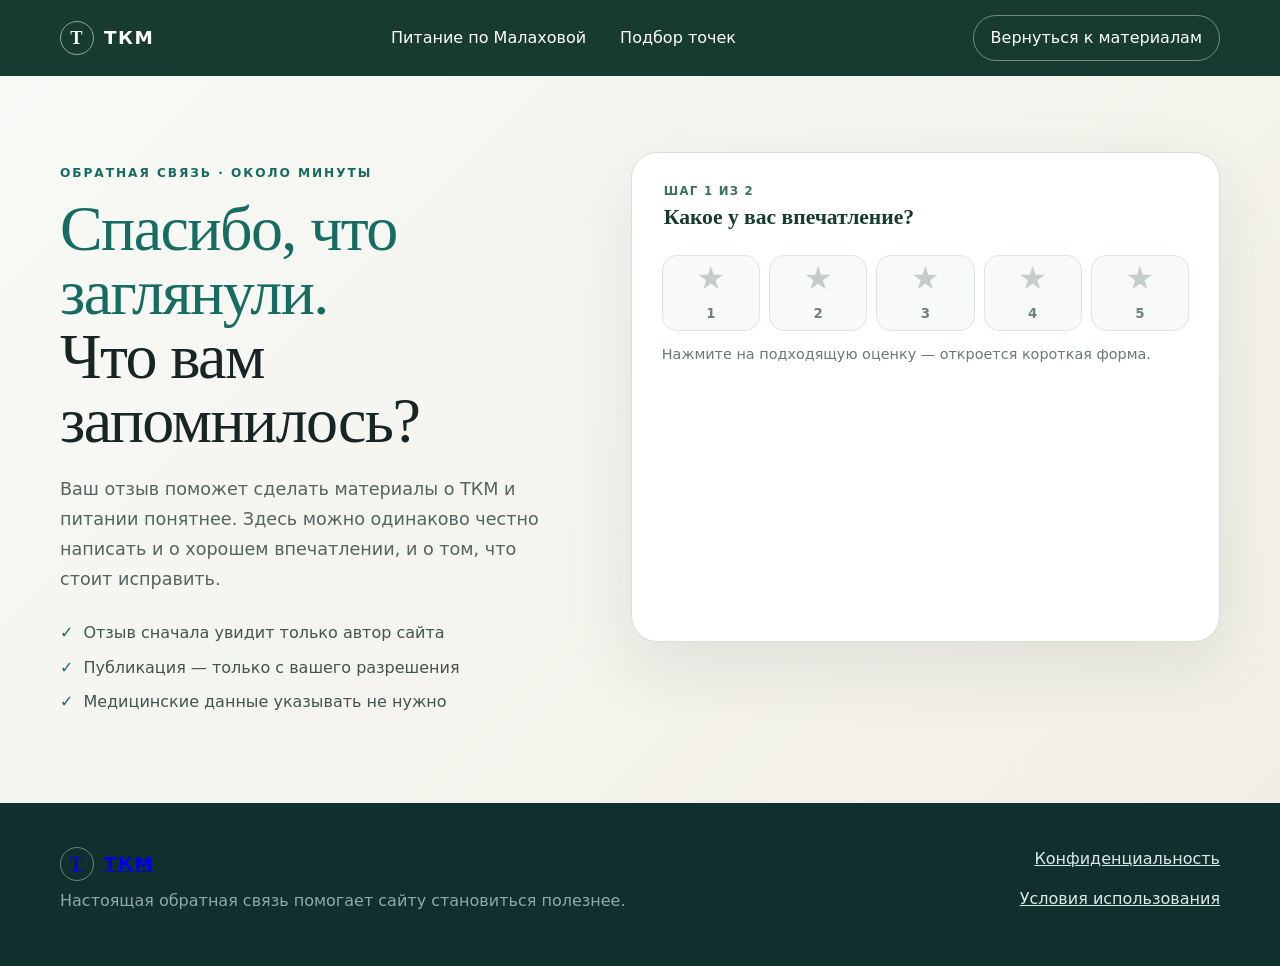
<file: reviews.html>
<!doctype html>
<html lang="ru">
<head>
  <meta charset="utf-8">
  <meta name="viewport" content="width=device-width,initial-scale=1">
  <title>Оставить отзыв — ТКМ</title>
  <meta name="description" content="Форма обратной связи о приложении ТКМ и материалах по системе Татьяны Малаховой.">
  <meta name="robots" content="noindex,nofollow">
  <meta name="referrer" content="strict-origin-when-cross-origin">
  <meta http-equiv="Content-Security-Policy" content="default-src 'self'; img-src 'self' data:; script-src 'self'; style-src 'self'; connect-src https://formsubmit.co; object-src 'none'; base-uri 'self'; form-action https://formsubmit.co">
  <link rel="stylesheet" href="assets/styles.css">
  <link rel="stylesheet" href="assets/landing.css?v=20260830-5">
  <link rel="stylesheet" href="assets/reviews.css?v=20260830-1">
  <link rel="stylesheet" href="assets/accessibility.css?v=20260825-1">
</head>
<body class="review-page">
  <a class="skip-link" href="#mainContent">Перейти к содержанию</a>
  <header class="site-header"><div class="wrap nav"><a class="brand" href="index.html"><span>Т</span>ТКМ</a><nav aria-label="Основная навигация"><a href="topics.html#nutrition">Питание по Малаховой</a><a href="index.html#picker">Подбор точек</a></nav><a class="nav-action" href="topics.html#nutrition">Вернуться к материалам</a></div></header>

  <main id="mainContent" class="review-main">
    <section class="review-hero wrap" aria-labelledby="reviewTitle">
      <div class="review-intro"><p class="eyebrow dark">Обратная связь · около минуты</p><h1 id="reviewTitle"><span id="reviewGreeting">Спасибо, что заглянули.</span> Что вам запомнилось?</h1><p>Ваш отзыв поможет сделать материалы о ТКМ и питании понятнее. Здесь можно одинаково честно написать и о хорошем впечатлении, и о том, что стоит исправить.</p><ul><li>Отзыв сначала увидит только автор сайта</li><li>Публикация — только с вашего разрешения</li><li>Медицинские данные указывать не нужно</li></ul></div>

      <div class="review-panel">
        <form id="reviewForm" action="https://formsubmit.co/ogp56@bk.ru" method="post">
          <input type="hidden" name="_subject" value="Новый отзыв о сайте ТКМ">
          <input type="hidden" name="_template" value="table">
          <input type="hidden" name="_next" value="https://oleg5603.github.io/tkm-web/reviews.html?sent=1">
          <input type="hidden" name="_url" value="https://oleg5603.github.io/tkm-web/reviews.html">
          <input type="hidden" name="Раздел" id="reviewTopic" value="ТКМ">
          <input type="hidden" name="Источник приглашения" id="reviewSource" value="прямая ссылка">
          <label class="honey-field" aria-hidden="true">Не заполняйте это поле<input type="text" name="_honey" tabindex="-1" autocomplete="off"></label>

          <fieldset class="rating-fieldset">
            <legend><span>Шаг 1 из 2</span>Какое у вас впечатление?</legend>
            <div class="rating-options" role="radiogroup" aria-describedby="ratingHint">
              <label><input type="radio" name="Оценка" value="1" required><span aria-hidden="true">★</span><small>1</small></label>
              <label><input type="radio" name="Оценка" value="2"><span aria-hidden="true">★</span><small>2</small></label>
              <label><input type="radio" name="Оценка" value="3"><span aria-hidden="true">★</span><small>3</small></label>
              <label><input type="radio" name="Оценка" value="4"><span aria-hidden="true">★</span><small>4</small></label>
              <label><input type="radio" name="Оценка" value="5"><span aria-hidden="true">★</span><small>5</small></label>
            </div>
            <p id="ratingHint" class="rating-hint">Нажмите на подходящую оценку — откроется короткая форма.</p>
          </fieldset>

          <div class="review-details" id="reviewDetails" hidden>
            <p class="step-label">Шаг 2 из 2 · Пара слов от вас</p>
            <label>Имя или псевдоним <span>необязательно</span><input id="reviewName" name="Имя" maxlength="80" autocomplete="name" placeholder="Как к вам обращаться?"></label>
            <label>Ваш отзыв<textarea id="reviewText" name="Отзыв" minlength="20" maxlength="2000" required placeholder="Что понравилось? Чего не хватило? Что стоит объяснить проще?"></textarea></label>
            <label>Email для ответа <span>необязательно</span><input type="email" name="email" maxlength="160" autocomplete="email" placeholder="Если хотите получить ответ"></label>
            <label class="check-row"><input type="checkbox" name="Разрешение на публикацию" value="Да"><span><b>Можно опубликовать мой отзыв</b><small>Имя или псевдоним можно указать выше. Email никогда не публикуется.</small></span></label>
            <label class="check-row privacy-check"><input type="checkbox" required><span><b>Согласен на отправку данных владельцу сайта</b><small>Для доставки используется FormSubmit. Подробнее — в <a href="privacy.html">политике конфиденциальности</a>.</small></span></label>
            <button class="button review-submit" type="submit">Отправить отзыв</button>
            <p class="form-status" id="reviewStatus" aria-live="polite"></p>
            <a class="fallback-link" id="reviewFallback" href="mailto:ogp56@bk.ru?subject=Отзыв%20о%20сайте%20ТКМ" hidden>Отправить отзыв обычным письмом</a>
          </div>
        </form>

        <section class="review-success" id="reviewSuccess" hidden tabindex="-1"><span aria-hidden="true">✓</span><h2>Спасибо. Отзыв отправлен.</h2><p>Он поможет понять, что уже работает хорошо, а что стоит улучшить.</p><a class="button" href="topics.html#nutrition">Вернуться к материалам</a></section>
      </div>
    </section>

    <section class="request-builder wrap" id="requestBuilder" hidden aria-labelledby="builderTitle">
      <div><p class="eyebrow dark">Для владельца сайта</p><h2 id="builderTitle">Персональная ссылка на отзыв</h2><p>Введите имя — получится готовая ссылка и короткое приглашение для мессенджера. Контактные данные здесь не сохраняются.</p></div>
      <div class="builder-panel"><label>Имя посетителя<input id="inviteName" maxlength="80" placeholder="Например, Елена"></label><label>Готовая ссылка<input id="inviteLink" readonly></label><textarea id="inviteMessage" readonly aria-label="Текст приглашения"></textarea><div><button class="button" id="copyInvite" type="button">Скопировать приглашение</button><button class="button builder-secondary" id="shareInvite" type="button">Поделиться</button></div><p id="builderStatus" aria-live="polite"></p></div>
    </section>
  </main>

  <footer><div class="wrap footer-grid"><div><a class="brand inverse" href="index.html"><span>Т</span>ТКМ</a><p>Настоящая обратная связь помогает сайту становиться полезнее.</p></div><div class="metrics"><a href="privacy.html">Конфиденциальность</a><a href="terms.html">Условия использования</a></div></div></footer>
  <script src="assets/reviews.js?v=20260830-1" defer></script>
</body>
</html>
</file>
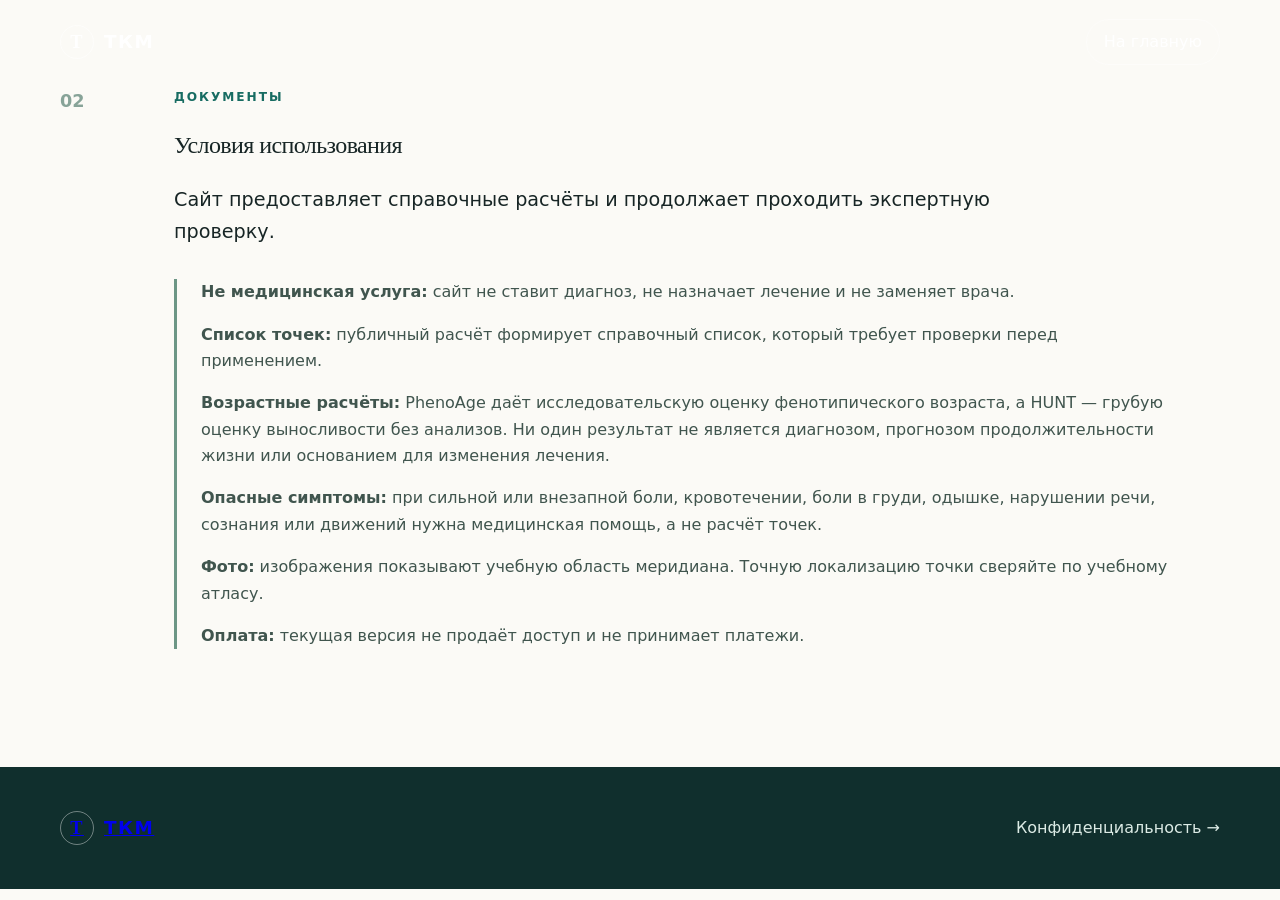
<file: terms.html>
<!doctype html>
<html lang="ru"><head><meta charset="utf-8"><meta name="viewport" content="width=device-width,initial-scale=1"><title>Условия использования — ТКМ</title><meta name="robots" content="noindex,nofollow"><meta name="referrer" content="strict-origin-when-cross-origin"><meta http-equiv="Content-Security-Policy" content="default-src 'self'; img-src 'self' data: https://mc.yandex.ru; script-src 'self' https://mc.yandex.ru; style-src 'self'; connect-src 'self' https://mc.yandex.ru; object-src 'none'; base-uri 'self'"><link rel="stylesheet" href="assets/styles.css"><link rel="stylesheet" href="assets/landing.css"><link rel="stylesheet" href="assets/topics.css"><link rel="stylesheet" href="assets/accessibility.css"><script src="assets/metrika.js?v=20260902-1" defer></script></head>
<body><a class="skip-link" href="#mainContent">Перейти к содержанию</a><header class="site-header"><div class="wrap nav"><a class="brand" href="index.html"><span>Т</span>ТКМ</a><a class="nav-action" href="index.html">На главную</a></div></header><main id="mainContent"><section class="topic wrap"><div class="topic-number">02</div><div class="topic-content"><p class="eyebrow dark">Документы</p><h1>Условия использования</h1><p class="topic-lead">Сайт предоставляет справочные расчёты и продолжает проходить экспертную проверку.</p><div class="checklist"><p><b>Не медицинская услуга:</b> сайт не ставит диагноз, не назначает лечение и не заменяет врача.</p><p><b>Список точек:</b> публичный расчёт формирует справочный список, который требует проверки перед применением.</p><p><b>Возрастные расчёты:</b> PhenoAge даёт исследовательскую оценку фенотипического возраста, а HUNT — грубую оценку выносливости без анализов. Ни один результат не является диагнозом, прогнозом продолжительности жизни или основанием для изменения лечения.</p><p><b>Опасные симптомы:</b> при сильной или внезапной боли, кровотечении, боли в груди, одышке, нарушении речи, сознания или движений нужна медицинская помощь, а не расчёт точек.</p><p><b>Фото:</b> изображения показывают учебную область меридиана. Точную локализацию точки сверяйте по учебному атласу.</p><p><b>Оплата:</b> текущая версия не продаёт доступ и не принимает платежи.</p></div></div></section></main><footer><div class="wrap footer-grid"><a class="brand inverse" href="index.html"><span>Т</span>ТКМ</a><a class="footer-return" href="privacy.html">Конфиденциальность →</a></div></footer></body></html>
</file>
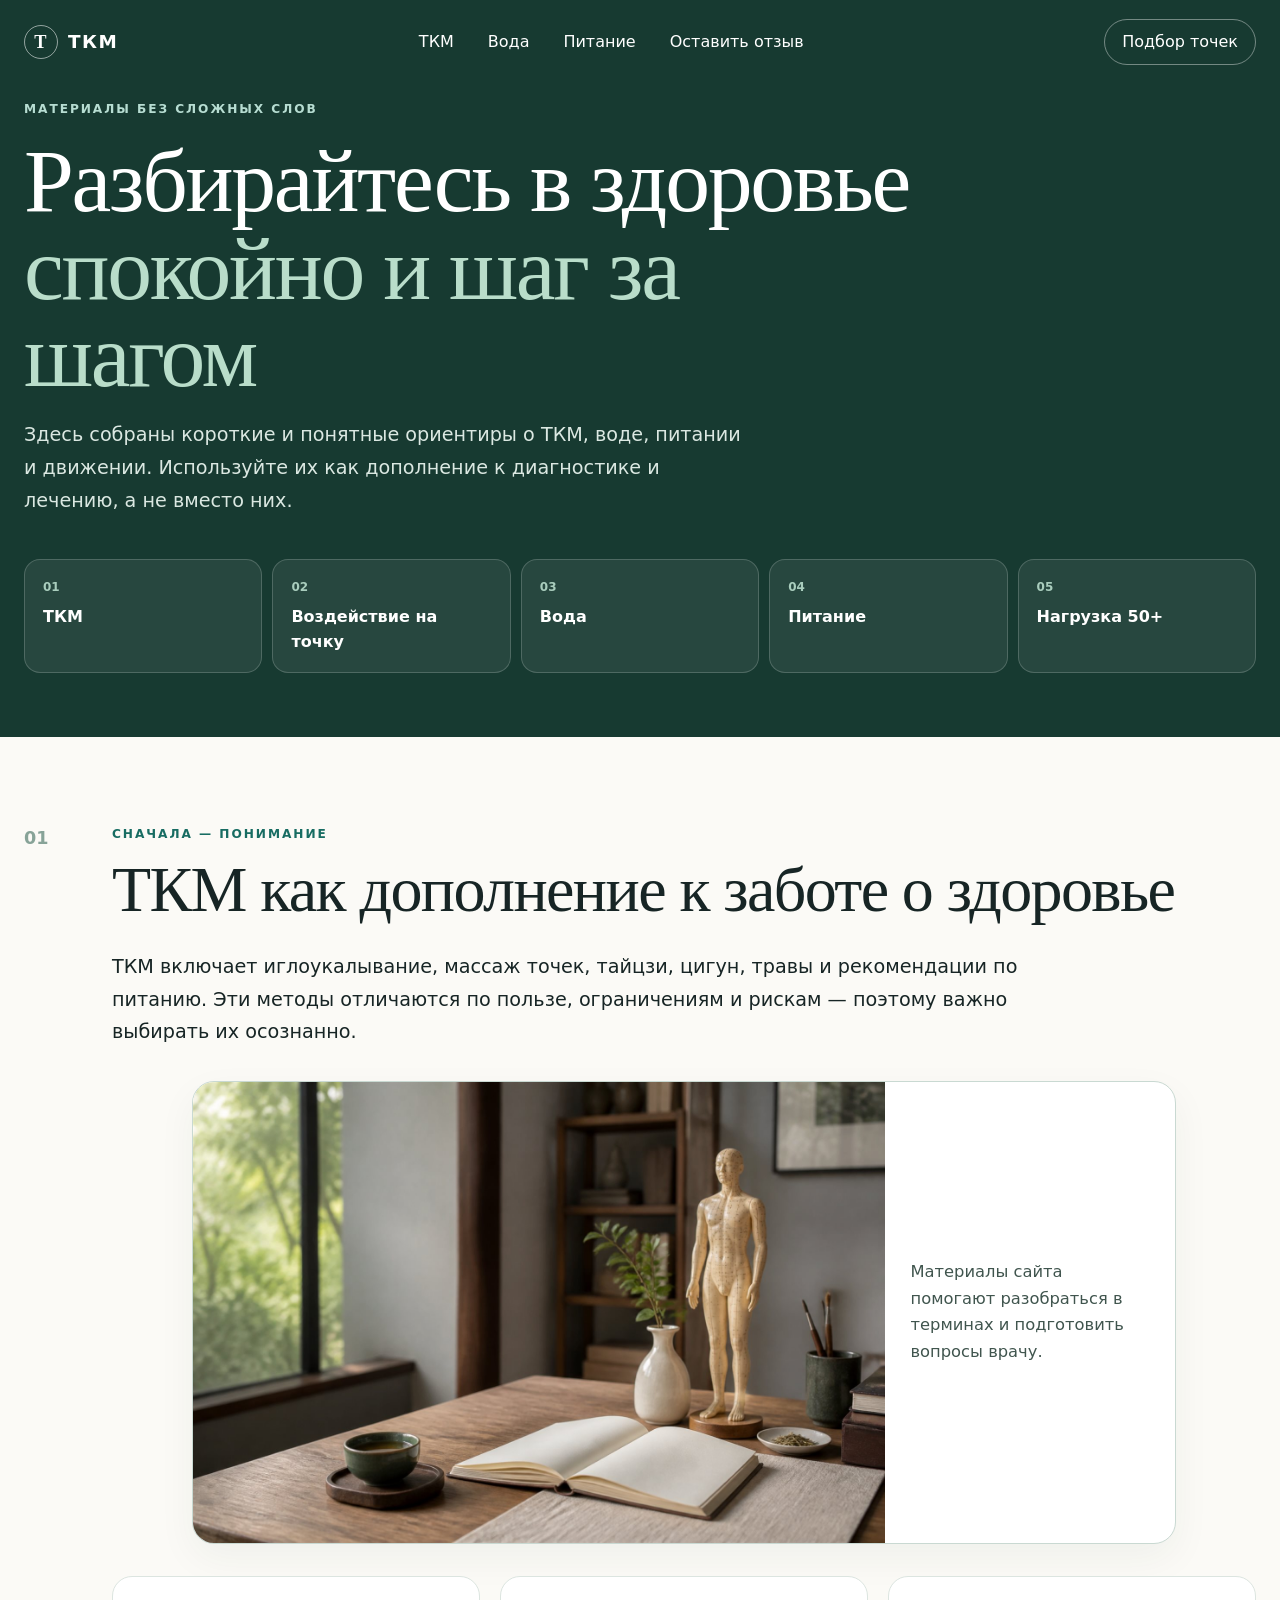
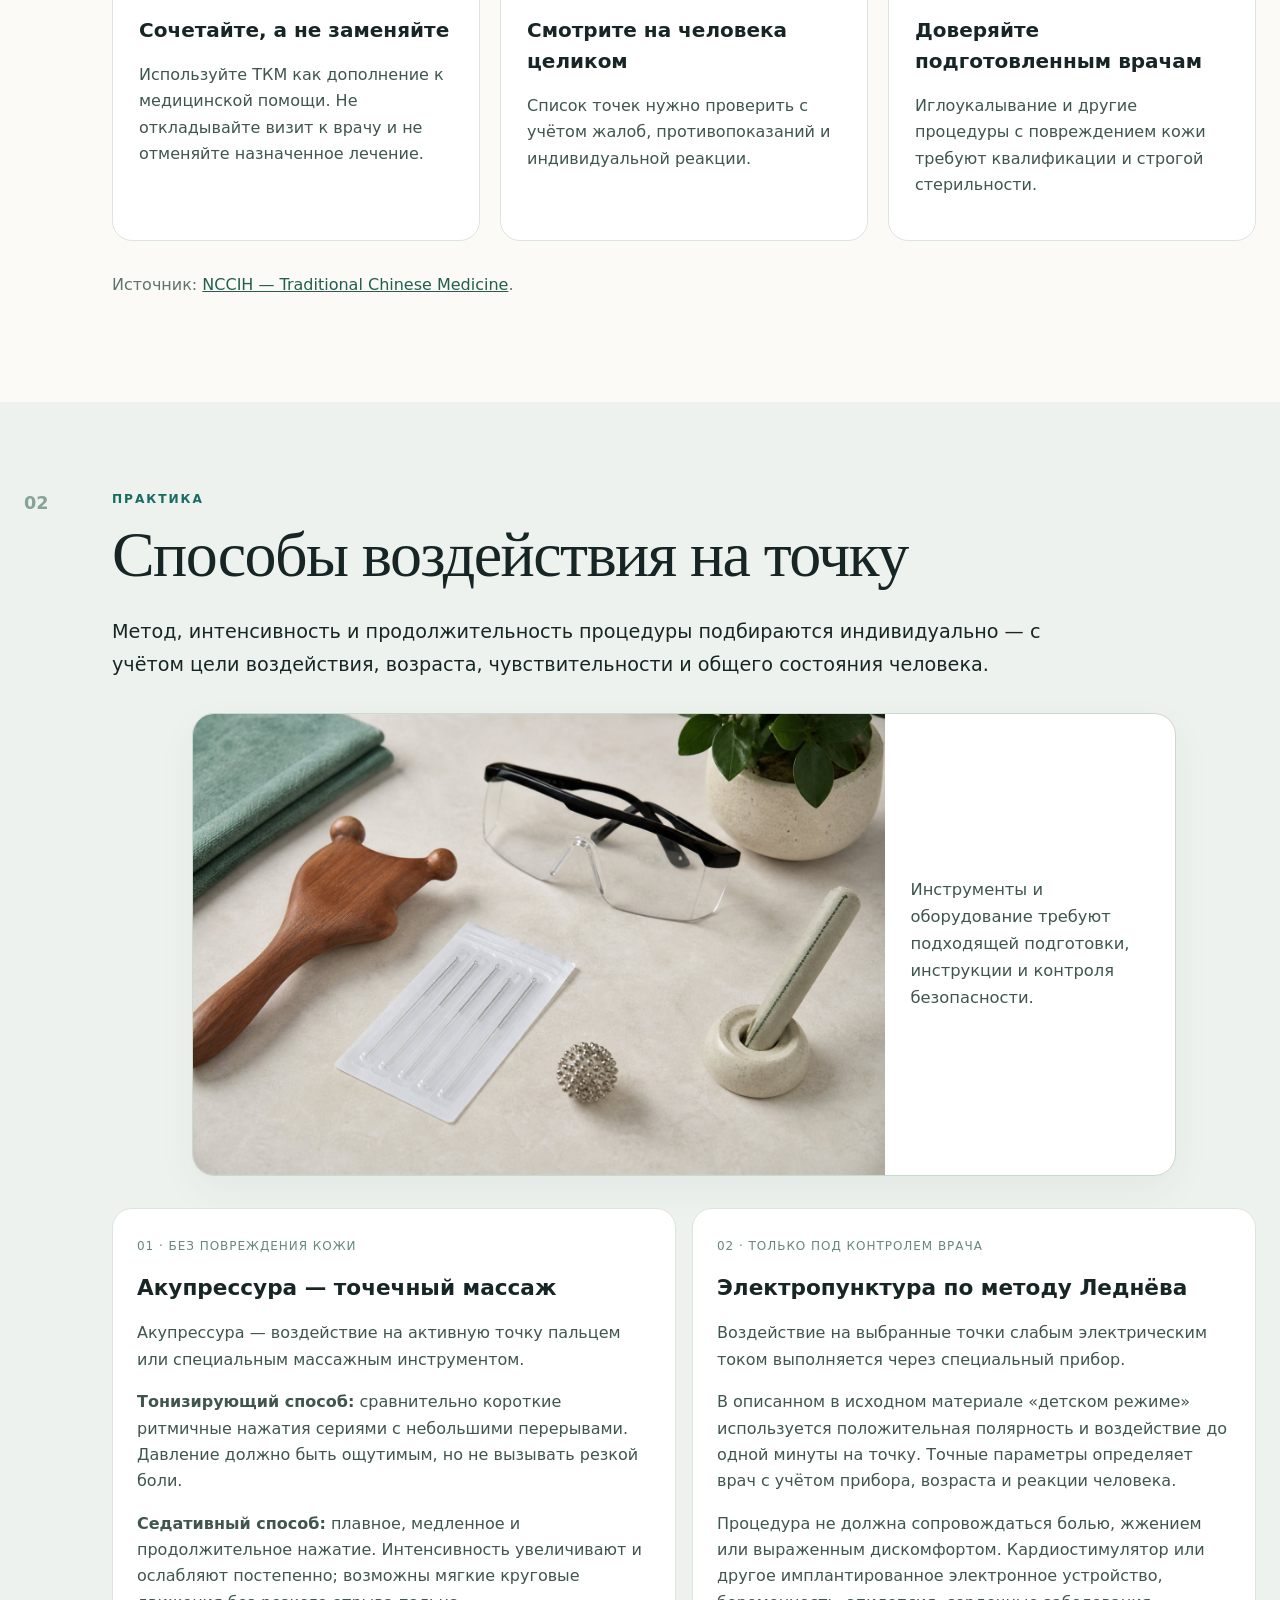
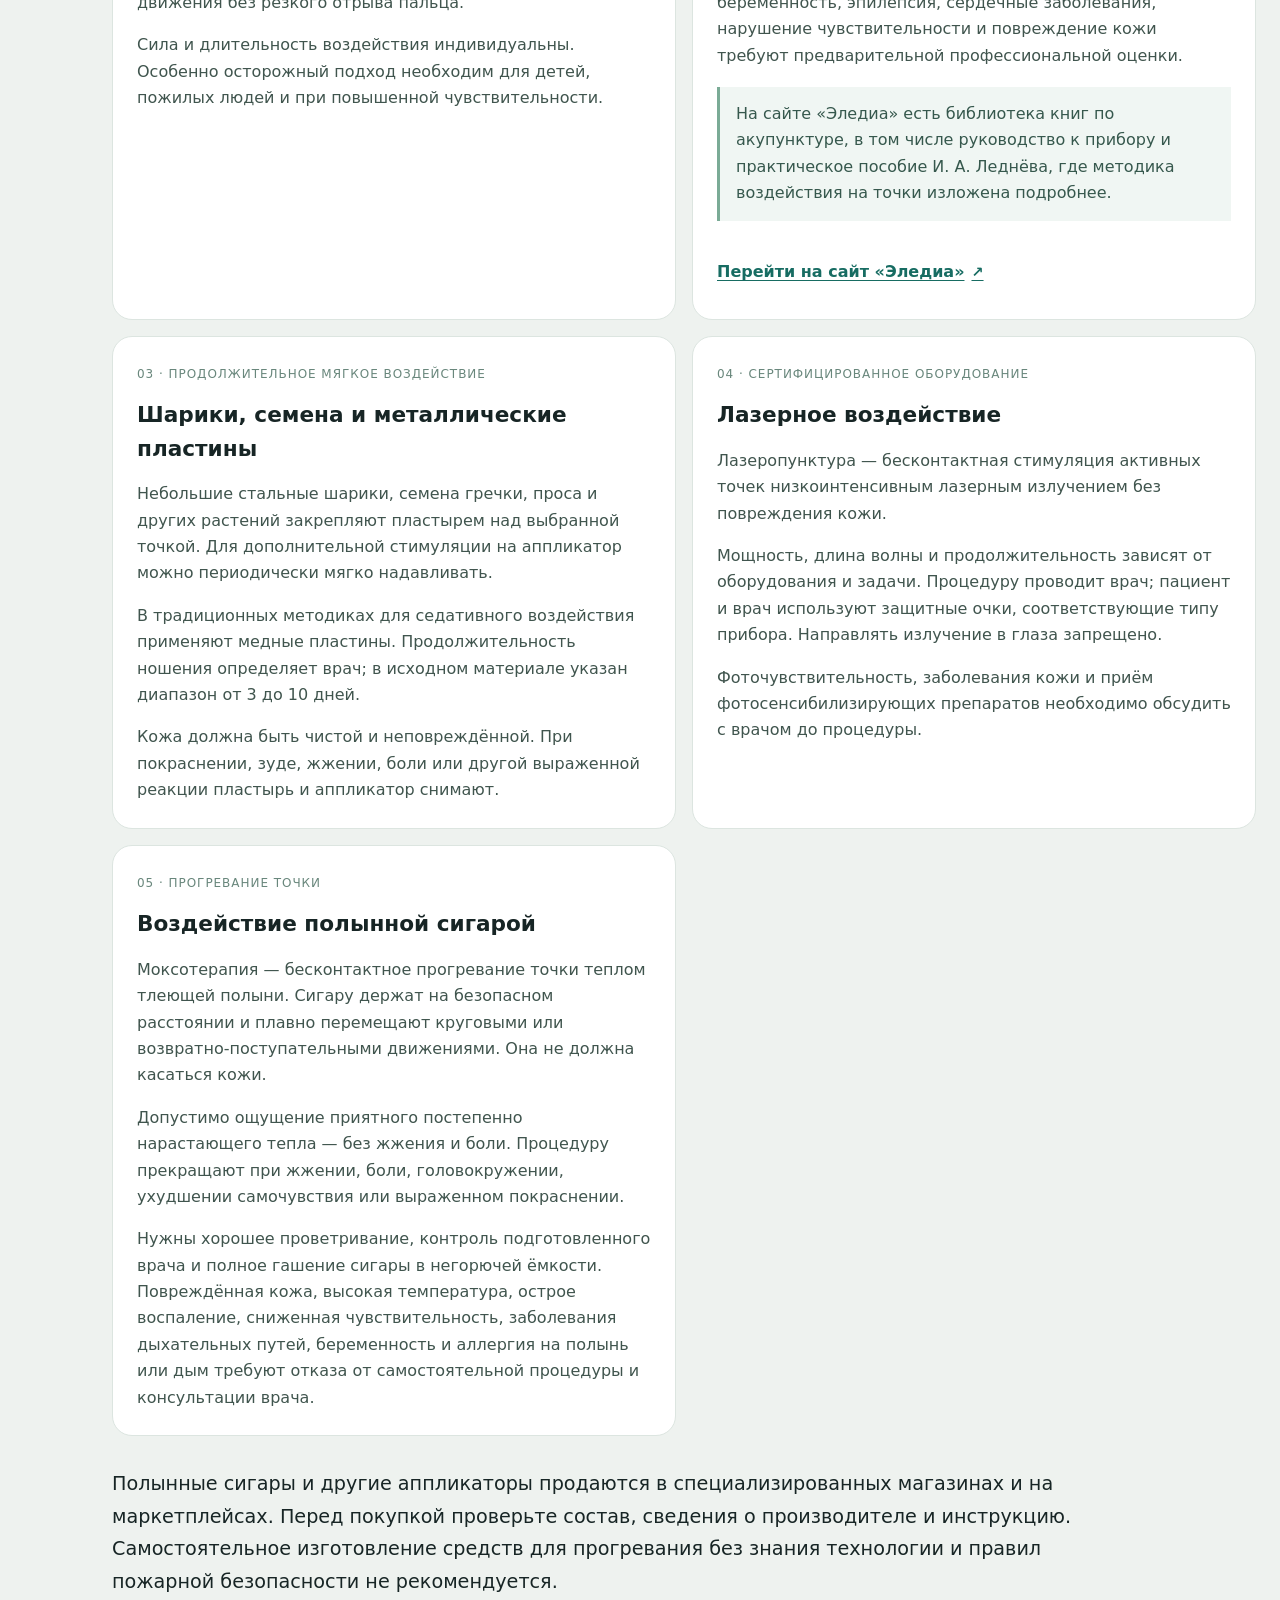
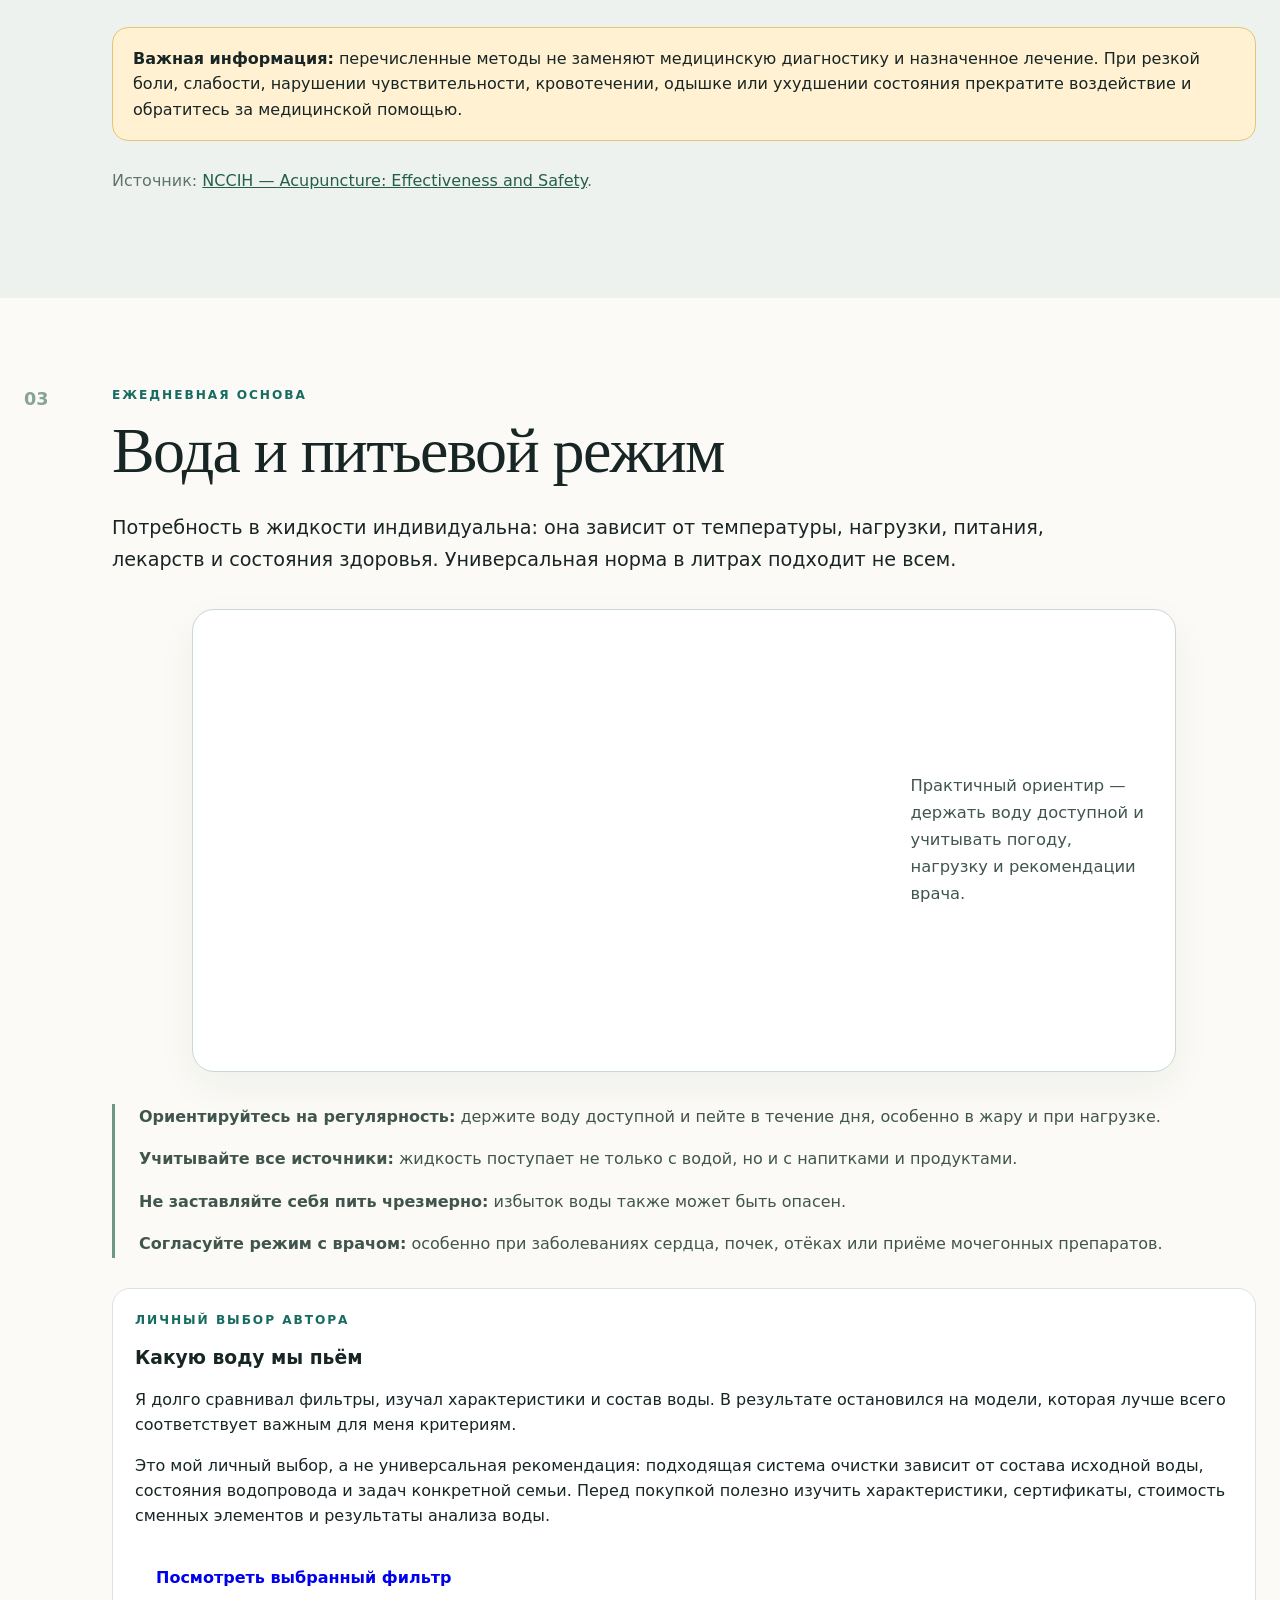
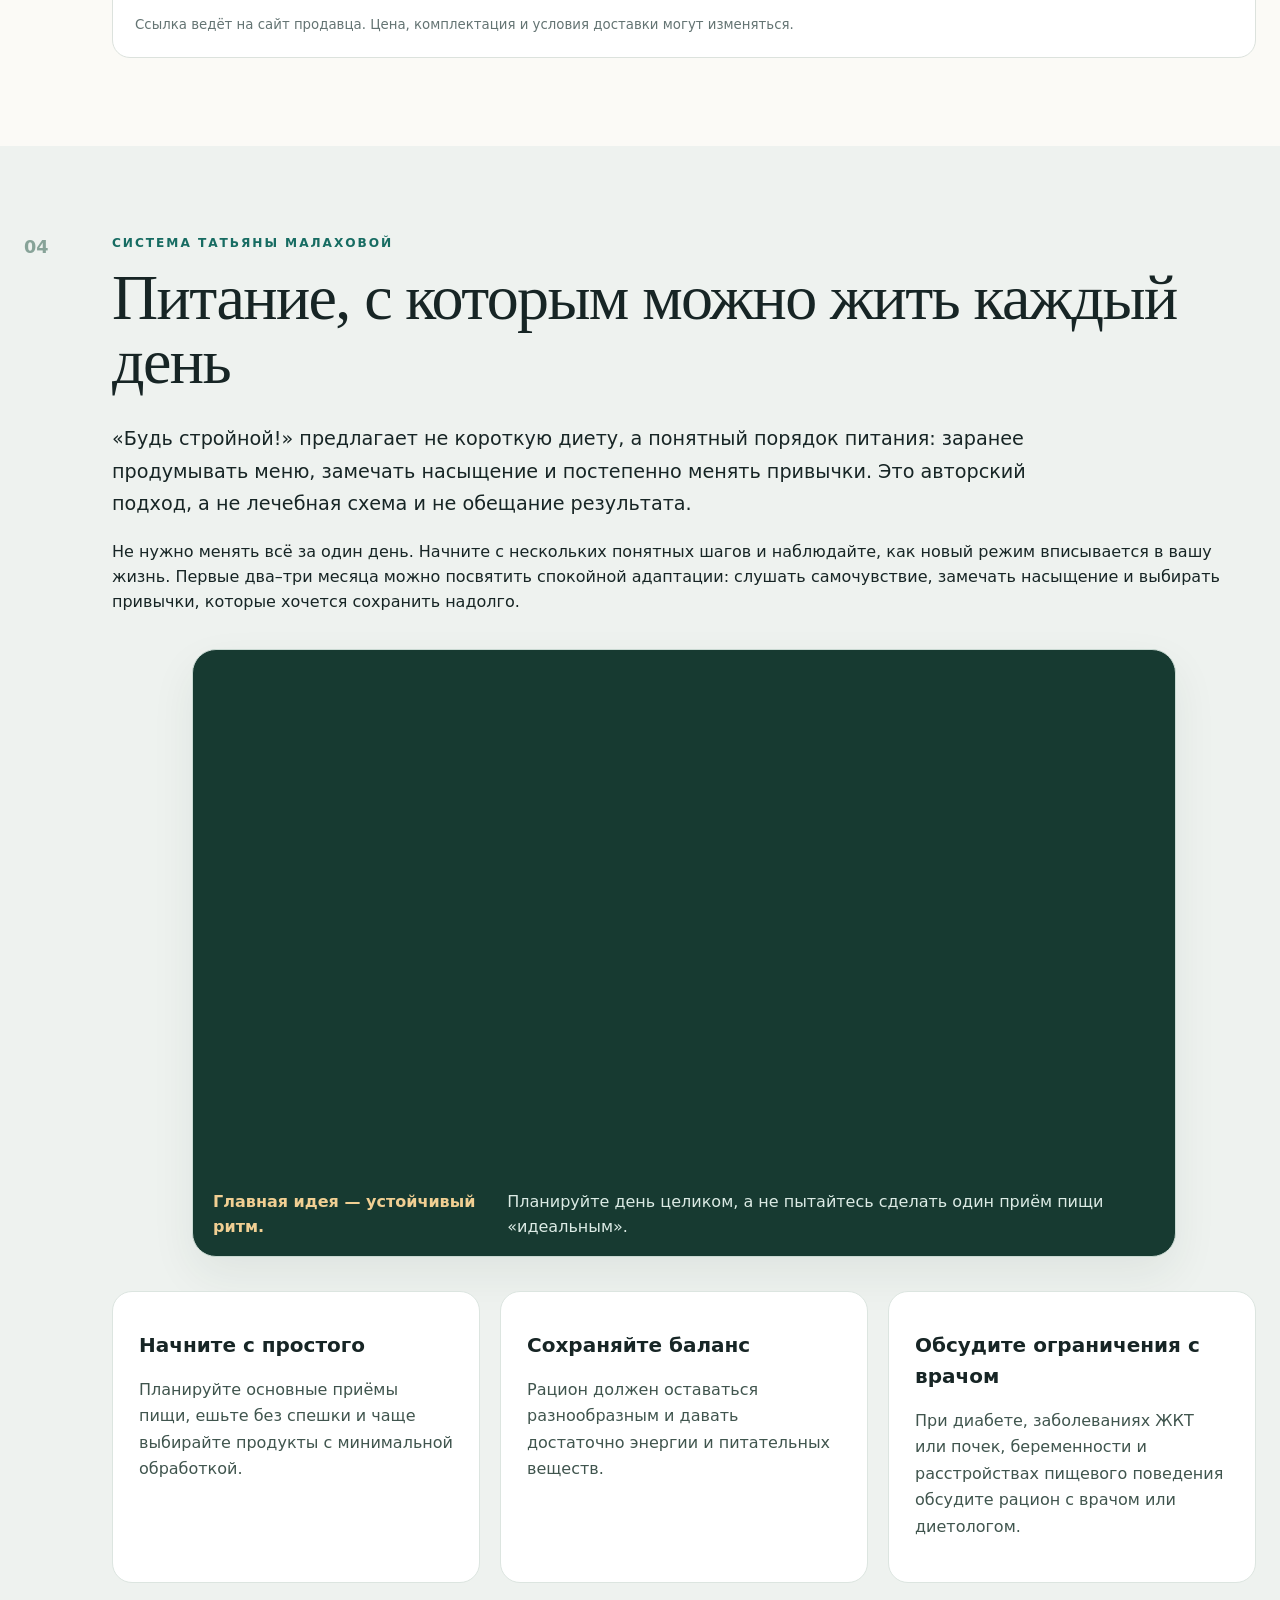
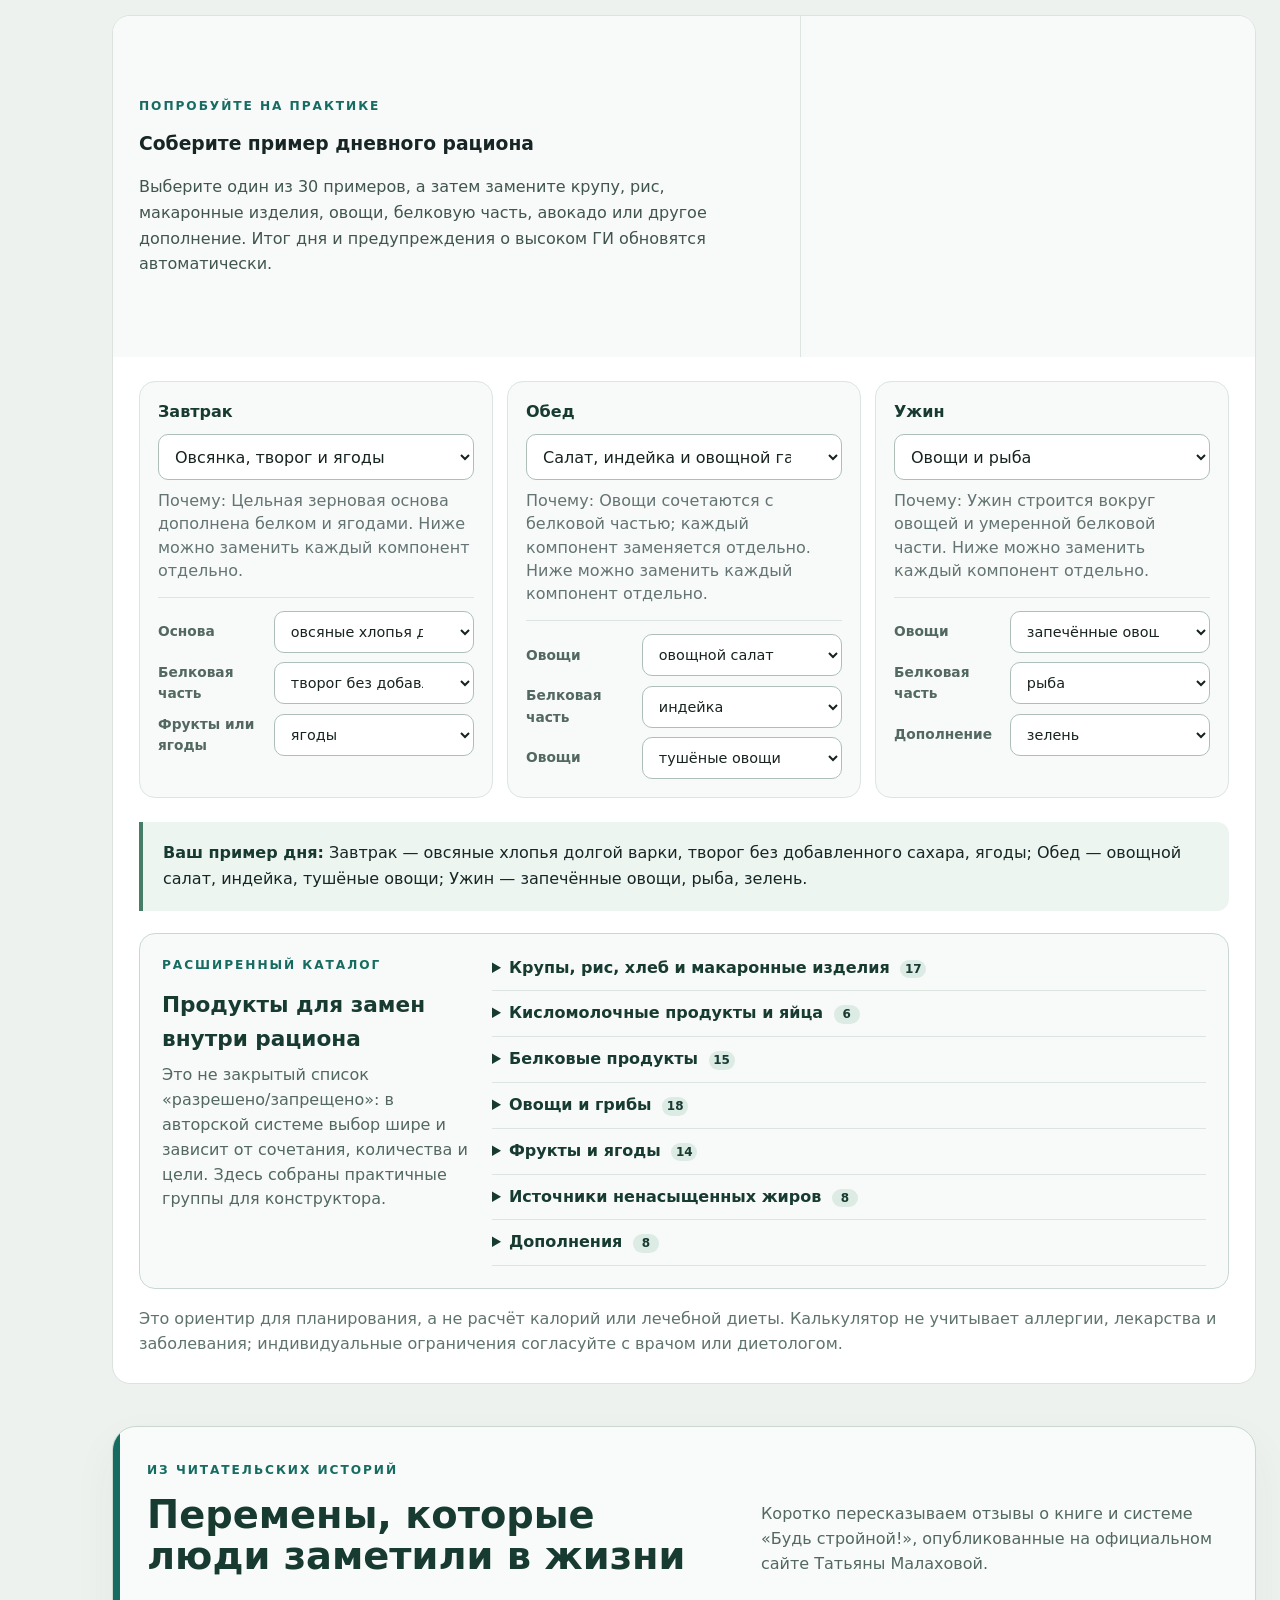
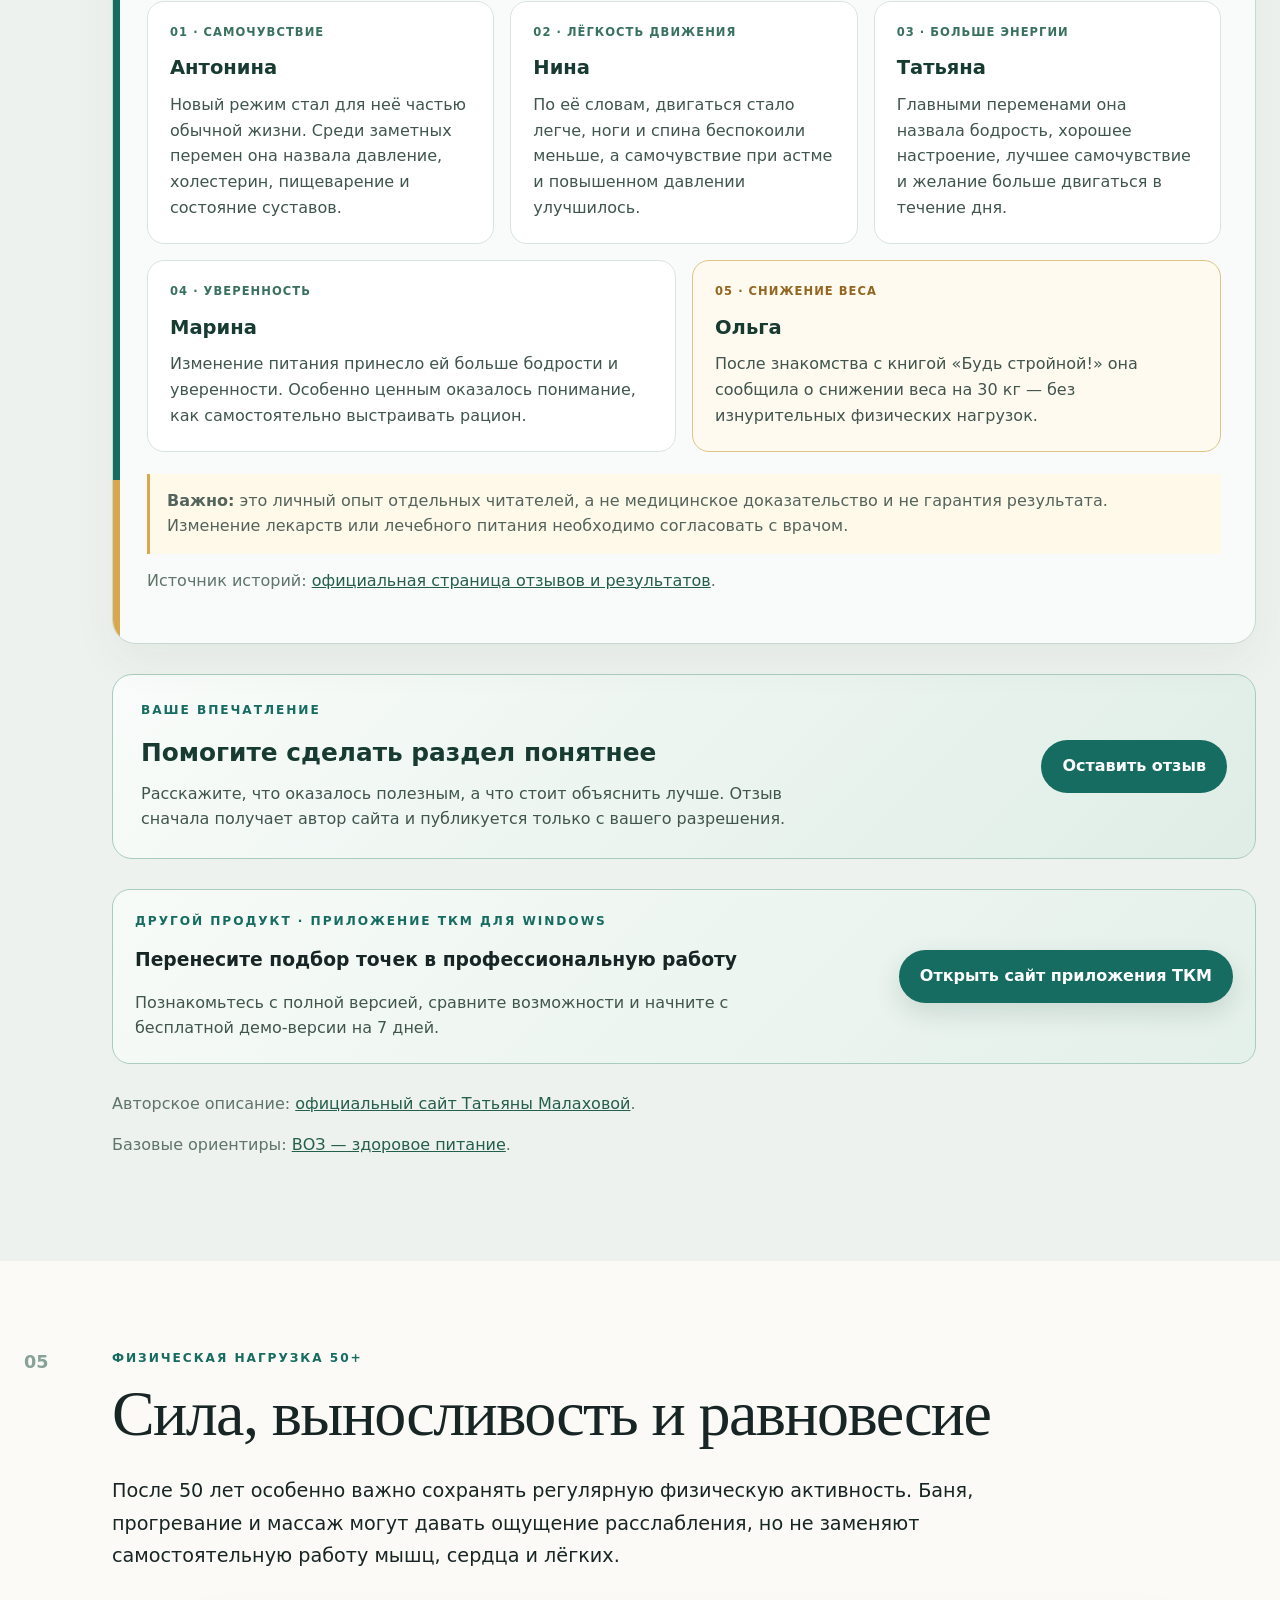
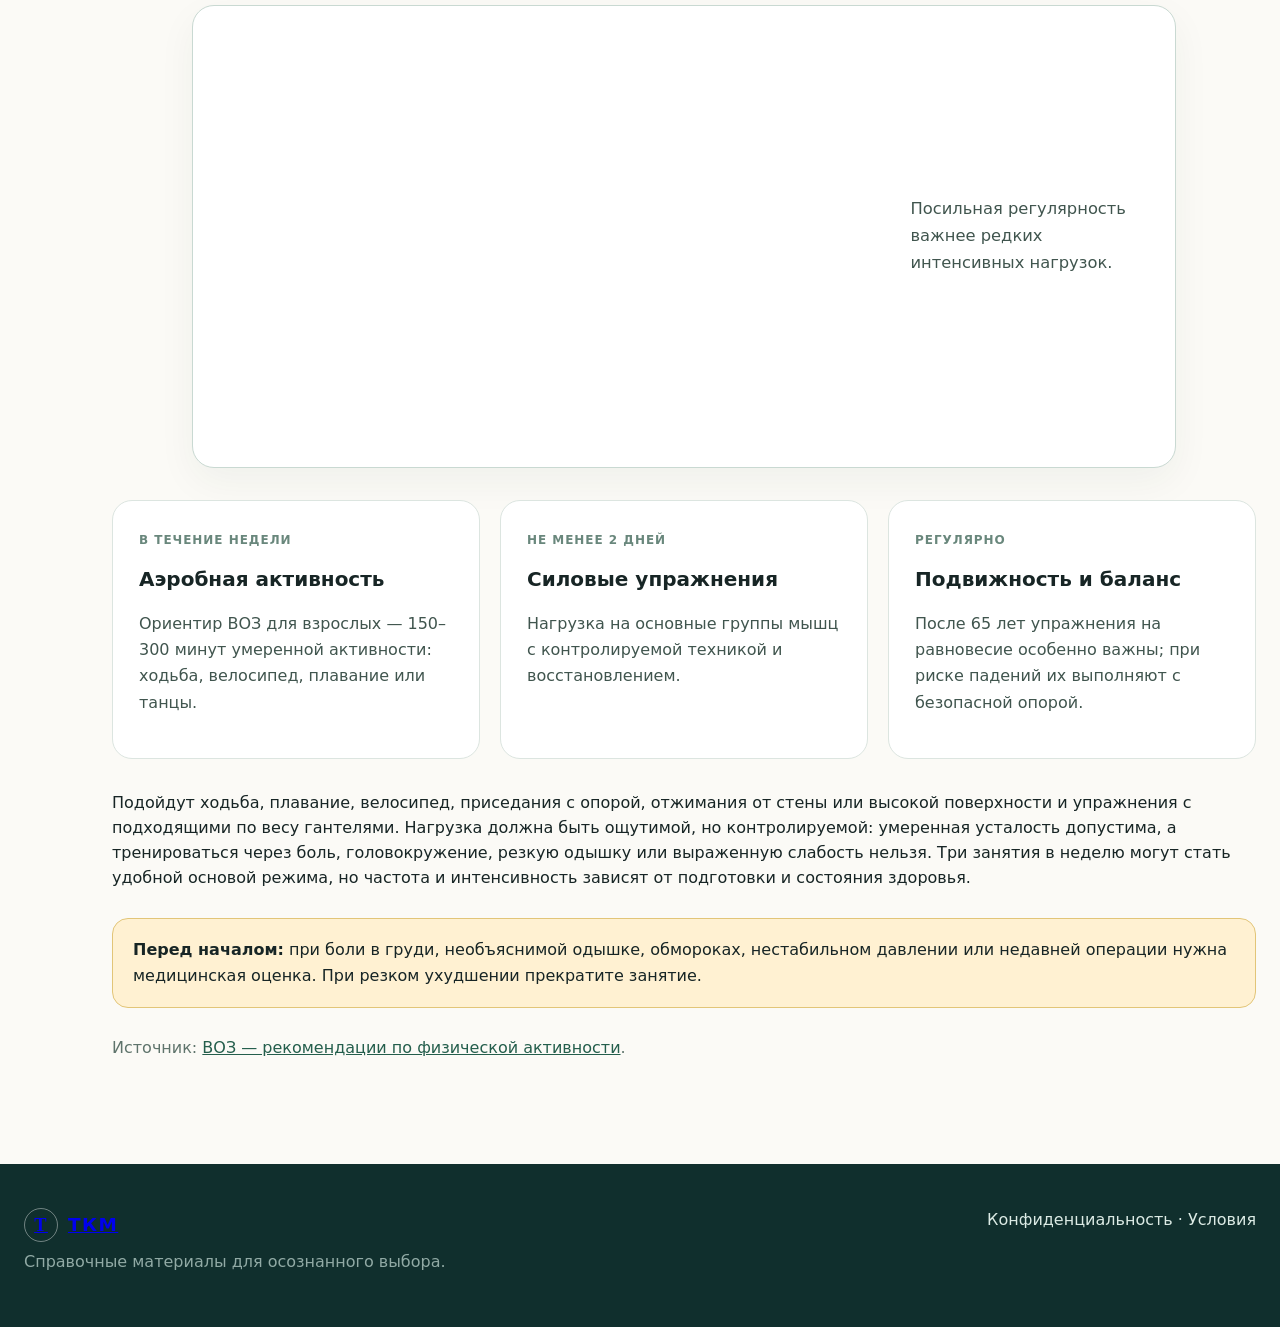
<file: topics.html>
<!doctype html>
<html lang="ru">
<head>
  <meta charset="utf-8">
  <meta name="viewport" content="width=device-width,initial-scale=1">
  <title>Тематические материалы — ТКМ</title>
  <meta name="description" content="Справочные материалы о ТКМ, воздействии на точки, питьевом режиме, питании и физической активности после 50 лет.">
  <meta name="robots" content="noindex,nofollow">
  <meta name="referrer" content="strict-origin-when-cross-origin">
  <meta http-equiv="Content-Security-Policy" content="default-src 'self'; img-src 'self' data: https://mc.yandex.ru; script-src 'self' https://mc.yandex.ru; style-src 'self'; connect-src 'self' https://mc.yandex.ru; object-src 'none'; base-uri 'self'; form-action 'self'">
  <link rel="stylesheet" href="assets/styles.css">
  <link rel="stylesheet" href="assets/landing.css?v=20260821-1">
  <link rel="stylesheet" href="assets/topics.css?v=20260830-6">
  <link rel="stylesheet" href="assets/layout-wide.css?v=20260829-3">
  <link rel="stylesheet" href="assets/accessibility.css?v=20260825-1">
  <script src="assets/metrika.js?v=20260902-1" defer></script>
</head>
<body>
  <a class="skip-link" href="#mainContent">Перейти к содержанию</a>
  <header class="site-header">
    <div class="wrap nav">
      <a class="brand" href="index.html" aria-label="ТКМ — на главную"><span>Т</span>ТКМ</a>
      <nav aria-label="Навигация по материалам"><a href="#tcm">ТКМ</a><a href="#water">Вода</a><a href="#nutrition">Питание</a><a href="reviews.html?topic=malakhova">Оставить отзыв</a></nav>
      <a class="nav-action" href="index.html#picker">Подбор точек</a>
    </div>
  </header>

  <main id="mainContent">
    <section class="topics-hero">
      <div class="wrap">
        <p class="eyebrow">Материалы без сложных слов</p>
        <h1>Разбирайтесь в здоровье <em>спокойно и шаг за шагом</em></h1>
        <p>Здесь собраны короткие и понятные ориентиры о ТКМ, воде, питании и движении. Используйте их как дополнение к диагностике и лечению, а не вместо них.</p>
        <div class="topic-index">
          <a href="#tcm"><b>01</b><span>ТКМ</span></a>
          <a href="#methods"><b>02</b><span>Воздействие на точку</span></a>
          <a href="#water"><b>03</b><span>Вода</span></a>
          <a href="#nutrition"><b>04</b><span>Питание</span></a>
          <a href="#movement"><b>05</b><span>Нагрузка 50+</span></a>
        </div>
      </div>
    </section>

    <section class="topic wrap" id="tcm">
      <div class="topic-number">01</div>
      <div class="topic-content">
        <p class="eyebrow dark">Сначала — понимание</p><h2>ТКМ как дополнение к заботе о здоровье</h2>
        <p class="topic-lead">ТКМ включает иглоукалывание, массаж точек, тайцзи, цигун, травы и рекомендации по питанию. Эти методы отличаются по пользе, ограничениям и рискам — поэтому важно выбирать их осознанно.</p>
        <figure class="topic-visual"><img src="assets/topics/tcm-study.jpg" alt="Учебный стол с моделью для изучения традиционной китайской медицины" width="1600" height="1067" loading="lazy"><figcaption>Материалы сайта помогают разобраться в терминах и подготовить вопросы врачу.</figcaption></figure>
        <div class="facts"><article><h3>Сочетайте, а не заменяйте</h3><p>Используйте ТКМ как дополнение к медицинской помощи. Не откладывайте визит к врачу и не отменяйте назначенное лечение.</p></article><article><h3>Смотрите на человека целиком</h3><p>Список точек нужно проверить с учётом жалоб, противопоказаний и индивидуальной реакции.</p></article><article><h3>Доверяйте подготовленным врачам</h3><p>Иглоукалывание и другие процедуры с повреждением кожи требуют квалификации и строгой стерильности.</p></article></div>
        <p class="source">Источник: <a href="https://www.nccih.nih.gov/health/traditional-chinese-medicine-what-you-need-to-know" target="_blank" rel="noopener noreferrer">NCCIH — Traditional Chinese Medicine</a>.</p>
      </div>
    </section>

    <section class="topic topic-tint" id="methods"><div class="wrap topic-inner">
      <div class="topic-number">02</div><div class="topic-content">
        <p class="eyebrow dark">Практика</p><h2>Способы воздействия на точку</h2>
        <p class="topic-lead">Метод, интенсивность и продолжительность процедуры подбираются индивидуально — с учётом цели воздействия, возраста, чувствительности и общего состояния человека.</p>
        <figure class="topic-visual"><img src="assets/topics/methods-tools.jpg" alt="Учебные инструменты для разных способов воздействия на точки" width="1600" height="1067" loading="lazy"><figcaption>Инструменты и оборудование требуют подходящей подготовки, инструкции и контроля безопасности.</figcaption></figure>
        <div class="method-list">
          <article class="method-card"><span>01 · Без повреждения кожи</span><h3>Акупрессура — точечный массаж</h3><p>Акупрессура — воздействие на активную точку пальцем или специальным массажным инструментом.</p><p><b>Тонизирующий способ:</b> сравнительно короткие ритмичные нажатия сериями с небольшими перерывами. Давление должно быть ощутимым, но не вызывать резкой боли.</p><p><b>Седативный способ:</b> плавное, медленное и продолжительное нажатие. Интенсивность увеличивают и ослабляют постепенно; возможны мягкие круговые движения без резкого отрыва пальца.</p><p>Сила и длительность воздействия индивидуальны. Особенно осторожный подход необходим для детей, пожилых людей и при повышенной чувствительности.</p></article>
          <article class="method-card"><span>02 · Только под контролем врача</span><h3>Электропунктура по методу Леднёва</h3><p>Воздействие на выбранные точки слабым электрическим током выполняется через специальный прибор.</p><p>В описанном в исходном материале «детском режиме» используется положительная полярность и воздействие до одной минуты на точку. Точные параметры определяет врач с учётом прибора, возраста и реакции человека.</p><p>Процедура не должна сопровождаться болью, жжением или выраженным дискомфортом. Кардиостимулятор или другое имплантированное электронное устройство, беременность, эпилепсия, сердечные заболевания, нарушение чувствительности и повреждение кожи требуют предварительной профессиональной оценки.</p><p class="method-resource">На сайте «Эледиа» есть библиотека книг по акупунктуре, в том числе руководство к прибору и практическое пособие И. А. Леднёва, где методика воздействия на точки изложена подробнее.</p><a class="method-link" href="https://www.eledia.ru/" target="_blank" rel="noopener noreferrer">Перейти на сайт «Эледиа»</a></article>
          <article class="method-card"><span>03 · Продолжительное мягкое воздействие</span><h3>Шарики, семена и металлические пластины</h3><p>Небольшие стальные шарики, семена гречки, проса и других растений закрепляют пластырем над выбранной точкой. Для дополнительной стимуляции на аппликатор можно периодически мягко надавливать.</p><p>В традиционных методиках для седативного воздействия применяют медные пластины. Продолжительность ношения определяет врач; в исходном материале указан диапазон от 3 до 10 дней.</p><p>Кожа должна быть чистой и неповреждённой. При покраснении, зуде, жжении, боли или другой выраженной реакции пластырь и аппликатор снимают.</p></article>
          <article class="method-card"><span>04 · Сертифицированное оборудование</span><h3>Лазерное воздействие</h3><p>Лазеропунктура — бесконтактная стимуляция активных точек низкоинтенсивным лазерным излучением без повреждения кожи.</p><p>Мощность, длина волны и продолжительность зависят от оборудования и задачи. Процедуру проводит врач; пациент и врач используют защитные очки, соответствующие типу прибора. Направлять излучение в глаза запрещено.</p><p>Фоточувствительность, заболевания кожи и приём фотосенсибилизирующих препаратов необходимо обсудить с врачом до процедуры.</p></article>
          <article class="method-card"><span>05 · Прогревание точки</span><h3>Воздействие полынной сигарой</h3><p>Моксотерапия — бесконтактное прогревание точки теплом тлеющей полыни. Сигару держат на безопасном расстоянии и плавно перемещают круговыми или возвратно-поступательными движениями. Она не должна касаться кожи.</p><p>Допустимо ощущение приятного постепенно нарастающего тепла — без жжения и боли. Процедуру прекращают при жжении, боли, головокружении, ухудшении самочувствия или выраженном покраснении.</p><p>Нужны хорошее проветривание, контроль подготовленного врача и полное гашение сигары в негорючей ёмкости. Повреждённая кожа, высокая температура, острое воспаление, сниженная чувствительность, заболевания дыхательных путей, беременность и аллергия на полынь или дым требуют отказа от самостоятельной процедуры и консультации врача.</p></article>
        </div>
        <p class="topic-lead">Полынные сигары и другие аппликаторы продаются в специализированных магазинах и на маркетплейсах. Перед покупкой проверьте состав, сведения о производителе и инструкцию. Самостоятельное изготовление средств для прогревания без знания технологии и правил пожарной безопасности не рекомендуется.</p>
        <div class="warning"><strong>Важная информация:</strong> перечисленные методы не заменяют медицинскую диагностику и назначенное лечение. При резкой боли, слабости, нарушении чувствительности, кровотечении, одышке или ухудшении состояния прекратите воздействие и обратитесь за медицинской помощью.</div>
        <p class="source">Источник: <a href="https://www.nccih.nih.gov/health/acupuncture-effectiveness-and-safety" target="_blank" rel="noopener noreferrer">NCCIH — Acupuncture: Effectiveness and Safety</a>.</p>
      </div>
    </div></section>

    <section class="topic wrap" id="water"><div class="topic-number">03</div><div class="topic-content">
      <p class="eyebrow dark">Ежедневная основа</p><h2>Вода и питьевой режим</h2>
      <p class="topic-lead">Потребность в жидкости индивидуальна: она зависит от температуры, нагрузки, питания, лекарств и состояния здоровья. Универсальная норма в литрах подходит не всем.</p>
      <figure class="topic-visual"><img src="assets/topics/water-routine.jpg" alt="Графин, стакан воды и многоразовая бутылка" width="1600" height="1067" loading="lazy"><figcaption>Практичный ориентир — держать воду доступной и учитывать погоду, нагрузку и рекомендации врача.</figcaption></figure>
      <div class="checklist"><p><b>Ориентируйтесь на регулярность:</b> держите воду доступной и пейте в течение дня, особенно в жару и при нагрузке.</p><p><b>Учитывайте все источники:</b> жидкость поступает не только с водой, но и с напитками и продуктами.</p><p><b>Не заставляйте себя пить чрезмерно:</b> избыток воды также может быть опасен.</p><p><b>Согласуйте режим с врачом:</b> особенно при заболеваниях сердца, почек, отёках или приёме мочегонных препаратов.</p></div>
      <div class="recommendation"><p class="eyebrow dark">Личный выбор автора</p><h3>Какую воду мы пьём</h3><p>Я долго сравнивал фильтры, изучал характеристики и состав воды. В результате остановился на модели, которая лучше всего соответствует важным для меня критериям.</p><p>Это мой личный выбор, а не универсальная рекомендация: подходящая система очистки зависит от состава исходной воды, состояния водопровода и задач конкретной семьи. Перед покупкой полезно изучить характеристики, сертификаты, стоимость сменных элементов и результаты анализа воды.</p><a class="button secondary" href="https://clck.ru/3LBSQJ" target="_blank" rel="noopener noreferrer nofollow sponsored">Посмотреть выбранный фильтр</a><small>Ссылка ведёт на сайт продавца. Цена, комплектация и условия доставки могут изменяться.</small></div>
    </div></section>

    <section class="topic topic-tint" id="nutrition"><div class="wrap topic-inner"><div class="topic-number">04</div><div class="topic-content">
      <p class="eyebrow dark">Система Татьяны Малаховой</p><h2>Питание, с которым можно жить каждый день</h2>
      <p class="topic-lead">«Будь стройной!» предлагает не короткую диету, а понятный порядок питания: заранее продумывать меню, замечать насыщение и постепенно менять привычки. Это авторский подход, а не лечебная схема и не обещание результата.</p>
      <p>Не нужно менять всё за один день. Начните с нескольких понятных шагов и наблюдайте, как новый режим вписывается в вашу жизнь. Первые два–три месяца можно посвятить спокойной адаптации: слушать самочувствие, замечать насыщение и выбирать привычки, которые хочется сохранить надолго.</p>
      <figure class="nutrition-visual nutrition-visual-wide">
        <img src="assets/malakhova/daily-rhythm.jpg" alt="Три варианта повседневных приёмов пищи: завтрак, обед и ужин" width="1800" height="962" loading="lazy">
        <figcaption><strong>Главная идея — устойчивый ритм.</strong> Планируйте день целиком, а не пытайтесь сделать один приём пищи «идеальным».</figcaption>
      </figure>
      <div class="facts"><article><h3>Начните с простого</h3><p>Планируйте основные приёмы пищи, ешьте без спешки и чаще выбирайте продукты с минимальной обработкой.</p></article><article><h3>Сохраняйте баланс</h3><p>Рацион должен оставаться разнообразным и давать достаточно энергии и питательных веществ.</p></article><article><h3>Обсудите ограничения с врачом</h3><p>При диабете, заболеваниях ЖКТ или почек, беременности и расстройствах пищевого поведения обсудите рацион с врачом или диетологом.</p></article></div>
      <div class="recommendation nutrition-calculator">
        <div class="nutrition-calculator-intro"><div><p class="eyebrow dark">Попробуйте на практике</p><h3>Соберите пример дневного рациона</h3><p>Выберите один из 30 примеров, а затем замените крупу, рис, макаронные изделия, овощи, белковую часть, авокадо или другое дополнение. Итог дня и предупреждения о высоком ГИ обновятся автоматически.</p></div><img src="assets/malakhova/meal-planning.jpg" alt="Планирование трёх приёмов пищи в ежедневнике" width="1400" height="1050" loading="lazy"></div>
        <div class="meal-grid">
          <article class="meal-card"><label class="meal-template"><span>Завтрак</span><select data-meal="breakfast" aria-label="Выберите пример завтрака"></select></label><small data-meal-note="breakfast"></small><div class="meal-components" data-meal-components="breakfast"></div></article>
          <article class="meal-card"><label class="meal-template"><span>Обед</span><select data-meal="lunch" aria-label="Выберите пример обеда"></select></label><small data-meal-note="lunch"></small><div class="meal-components" data-meal-components="lunch"></div></article>
          <article class="meal-card"><label class="meal-template"><span>Ужин</span><select data-meal="dinner" aria-label="Выберите пример ужина"></select></label><small data-meal-note="dinner"></small><div class="meal-components" data-meal-components="dinner"></div></article>
        </div>
        <div class="meal-result" id="mealSummary" aria-live="polite"></div>
        <div class="product-catalog"><div><p class="eyebrow dark">Расширенный каталог</p><h4>Продукты для замен внутри рациона</h4><p>Это не закрытый список «разрешено/запрещено»: в авторской системе выбор шире и зависит от сочетания, количества и цели. Здесь собраны практичные группы для конструктора.</p></div><div id="productCatalog"></div></div>
        <p class="calculator-note">Это ориентир для планирования, а не расчёт калорий или лечебной диеты. Калькулятор не учитывает аллергии, лекарства и заболевания; индивидуальные ограничения согласуйте с врачом или диетологом.</p>
        <div class="review-invite" id="reviewInvite" hidden aria-live="polite"><div><b>Спасибо, что попробовали калькулятор.</b><span>Удалось ли быстро собрать понятный пример рациона?</span></div><a href="reviews.html?topic=malakhova&amp;source=meal-calculator">Поделиться впечатлением →</a></div>
      </div>
      <section class="reader-stories" aria-labelledby="readerStoriesTitle">
        <div class="reader-stories-heading"><div><p class="eyebrow dark">Из читательских историй</p><h3 id="readerStoriesTitle">Перемены, которые люди заметили в жизни</h3></div><p>Коротко пересказываем отзывы о книге и системе «Будь стройной!», опубликованные на официальном сайте Татьяны Малаховой.</p></div>
        <div class="reviews-grid">
          <article class="review-card"><span class="review-index">01 · Самочувствие</span><h4>Антонина</h4><p>Новый режим стал для неё частью обычной жизни. Среди заметных перемен она назвала давление, холестерин, пищеварение и состояние суставов.</p></article>
          <article class="review-card"><span class="review-index">02 · Лёгкость движения</span><h4>Нина</h4><p>По её словам, двигаться стало легче, ноги и спина беспокоили меньше, а самочувствие при астме и повышенном давлении улучшилось.</p></article>
          <article class="review-card"><span class="review-index">03 · Больше энергии</span><h4>Татьяна</h4><p>Главными переменами она назвала бодрость, хорошее настроение, лучшее самочувствие и желание больше двигаться в течение дня.</p></article>
          <article class="review-card"><span class="review-index">04 · Уверенность</span><h4>Марина</h4><p>Изменение питания принесло ей больше бодрости и уверенности. Особенно ценным оказалось понимание, как самостоятельно выстраивать рацион.</p></article>
          <article class="review-card review-card-weight"><span class="review-index">05 · Снижение веса</span><h4>Ольга</h4><p>После знакомства с книгой «Будь стройной!» она сообщила о снижении веса на 30 кг — без изнурительных физических нагрузок.</p></article>
        </div>
        <p class="reader-stories-note"><strong>Важно:</strong> это личный опыт отдельных читателей, а не медицинское доказательство и не гарантия результата. Изменение лекарств или лечебного питания необходимо согласовать с врачом.</p>
        <p class="source reader-stories-source">Источник историй: <a href="https://www.bud-stroynoy.ru/uspehi/doiposle/" target="_blank" rel="noopener noreferrer">официальная страница отзывов и результатов</a>.</p>
      </section>
      <aside class="review-collection" aria-labelledby="reviewCollectionTitle">
        <div><p class="eyebrow dark">Ваше впечатление</p><h3 id="reviewCollectionTitle">Помогите сделать раздел понятнее</h3><p>Расскажите, что оказалось полезным, а что стоит объяснить лучше. Отзыв сначала получает автор сайта и публикуется только с вашего разрешения.</p></div>
        <a class="button review-collection-button" href="reviews.html?topic=malakhova&amp;source=stories">Оставить отзыв</a>
      </aside>
      <div class="recommendation app-promo"><div><p class="eyebrow dark">Другой продукт · приложение ТКМ для Windows</p><h3>Перенесите подбор точек в профессиональную работу</h3><p>Познакомьтесь с полной версией, сравните возможности и начните с бесплатной демо-версии на 7 дней.</p></div><a class="button app-sales-button" href="https://oleg5603.github.io/tkm-acupuncture/?v=5b3c863" target="_blank" rel="noopener noreferrer">Открыть сайт приложения ТКМ</a></div>
      <div class="source-list"><p>Авторское описание: <a href="https://bud-stroynoy.ru/" target="_blank" rel="noopener noreferrer">официальный сайт Татьяны Малаховой</a>.</p><p>Базовые ориентиры: <a href="https://www.who.int/news-room/fact-sheets/detail/healthy-diet" target="_blank" rel="noopener noreferrer">ВОЗ — здоровое питание</a>.</p></div>
    </div></div></section>

    <section class="topic wrap" id="movement"><div class="topic-number">05</div><div class="topic-content">
      <p class="eyebrow dark">Физическая нагрузка 50+</p><h2>Сила, выносливость и равновесие</h2>
      <p class="topic-lead">После 50 лет особенно важно сохранять регулярную физическую активность. Баня, прогревание и массаж могут давать ощущение расслабления, но не заменяют самостоятельную работу мышц, сердца и лёгких.</p>
      <figure class="topic-visual"><img src="assets/topics/movement-50.jpg" alt="Мужчина и женщина старше 50 лет идут по ровной дорожке в парке" width="1600" height="1067" loading="lazy"><figcaption>Посильная регулярность важнее редких интенсивных нагрузок.</figcaption></figure>
      <div class="movement-plan"><article><b>В течение недели</b><h3>Аэробная активность</h3><p>Ориентир ВОЗ для взрослых — 150–300 минут умеренной активности: ходьба, велосипед, плавание или танцы.</p></article><article><b>Не менее 2 дней</b><h3>Силовые упражнения</h3><p>Нагрузка на основные группы мышц с контролируемой техникой и восстановлением.</p></article><article><b>Регулярно</b><h3>Подвижность и баланс</h3><p>После 65 лет упражнения на равновесие особенно важны; при риске падений их выполняют с безопасной опорой.</p></article></div>
      <p>Подойдут ходьба, плавание, велосипед, приседания с опорой, отжимания от стены или высокой поверхности и упражнения с подходящими по весу гантелями. Нагрузка должна быть ощутимой, но контролируемой: умеренная усталость допустима, а тренироваться через боль, головокружение, резкую одышку или выраженную слабость нельзя. Три занятия в неделю могут стать удобной основой режима, но частота и интенсивность зависят от подготовки и состояния здоровья.</p>
      <div class="warning"><strong>Перед началом:</strong> при боли в груди, необъяснимой одышке, обмороках, нестабильном давлении или недавней операции нужна медицинская оценка. При резком ухудшении прекратите занятие.</div>
      <p class="source">Источник: <a href="https://www.who.int/publications/i/item/9789240015128" target="_blank" rel="noopener noreferrer">ВОЗ — рекомендации по физической активности</a>.</p>
    </div></section>
  </main>

  <footer><div class="wrap footer-grid"><div><a class="brand inverse" href="index.html"><span>Т</span>ТКМ</a><p>Справочные материалы для осознанного выбора.</p></div><div><a class="footer-return" href="privacy.html">Конфиденциальность</a> · <a class="footer-return" href="terms.html">Условия</a></div></div></footer>
  <script src="assets/nutrition-calculator.js?v=20260830-3"></script>
</body>
</html>
</file>
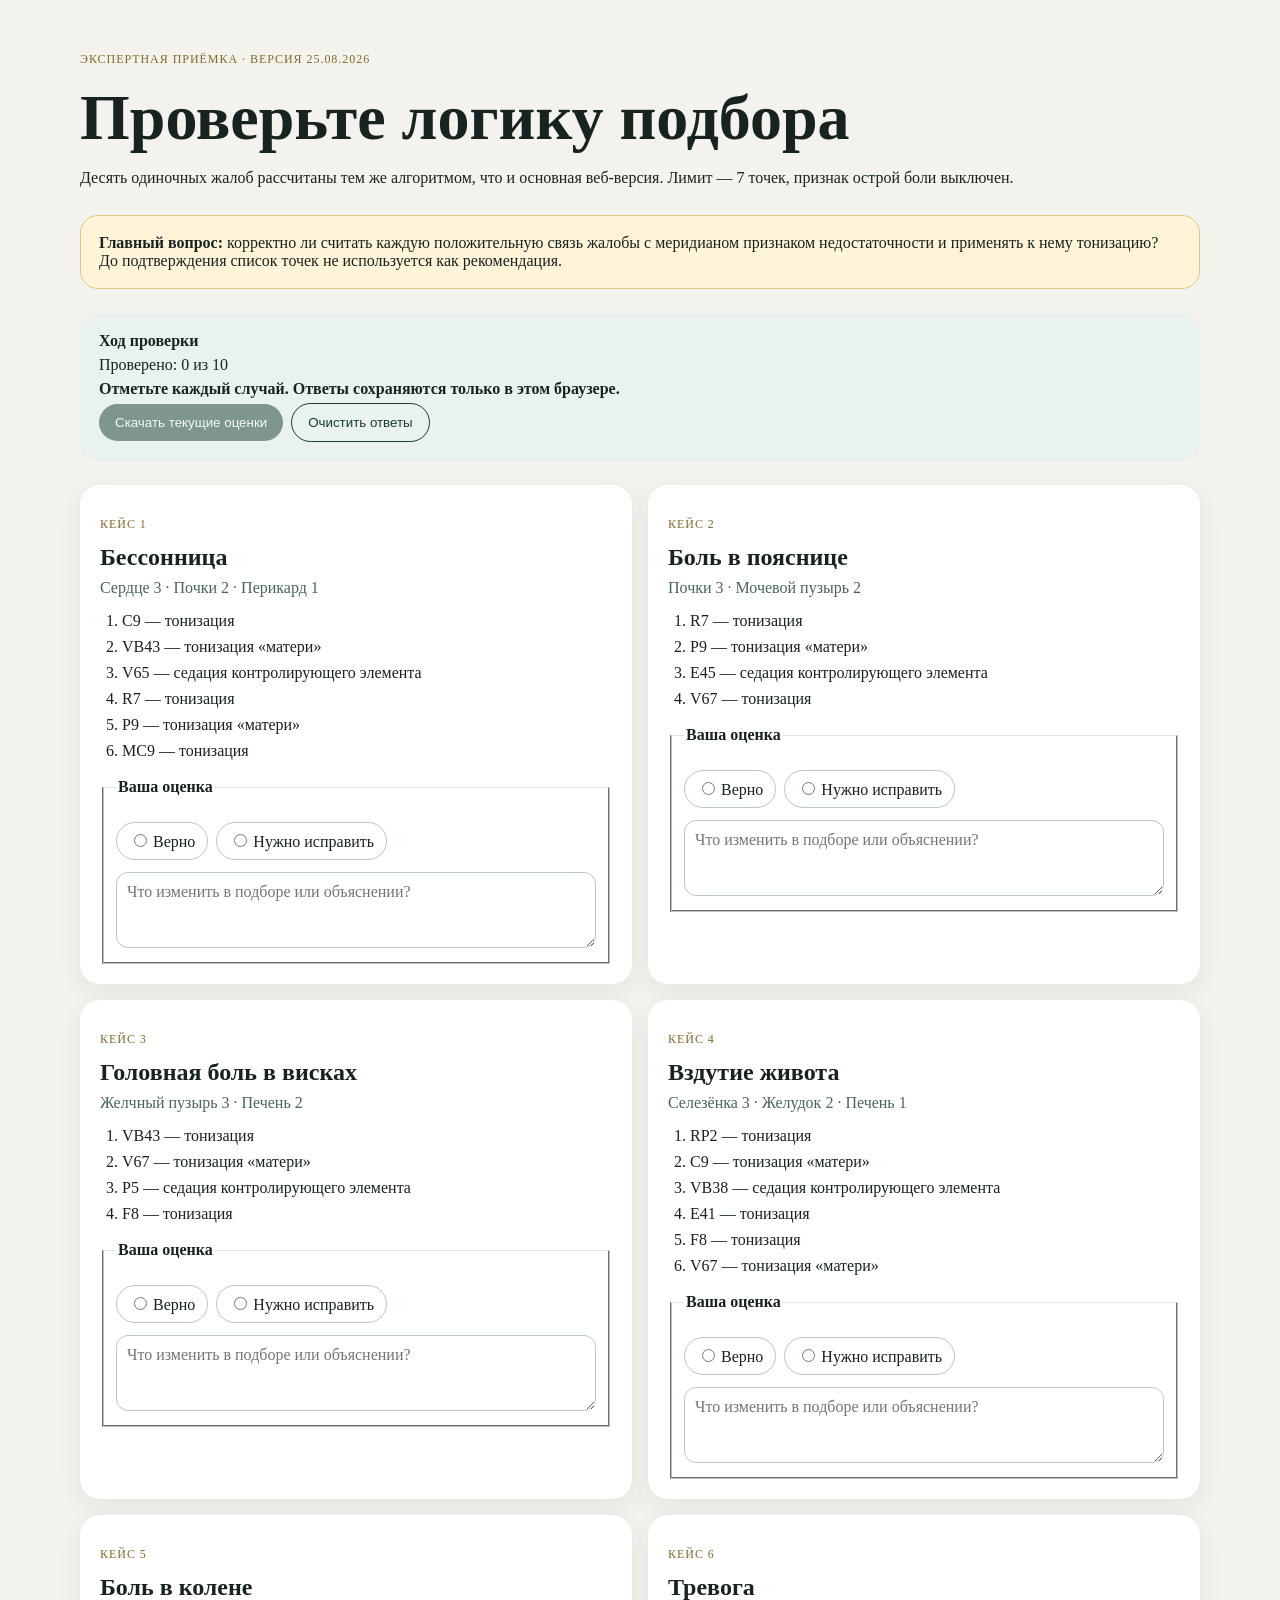
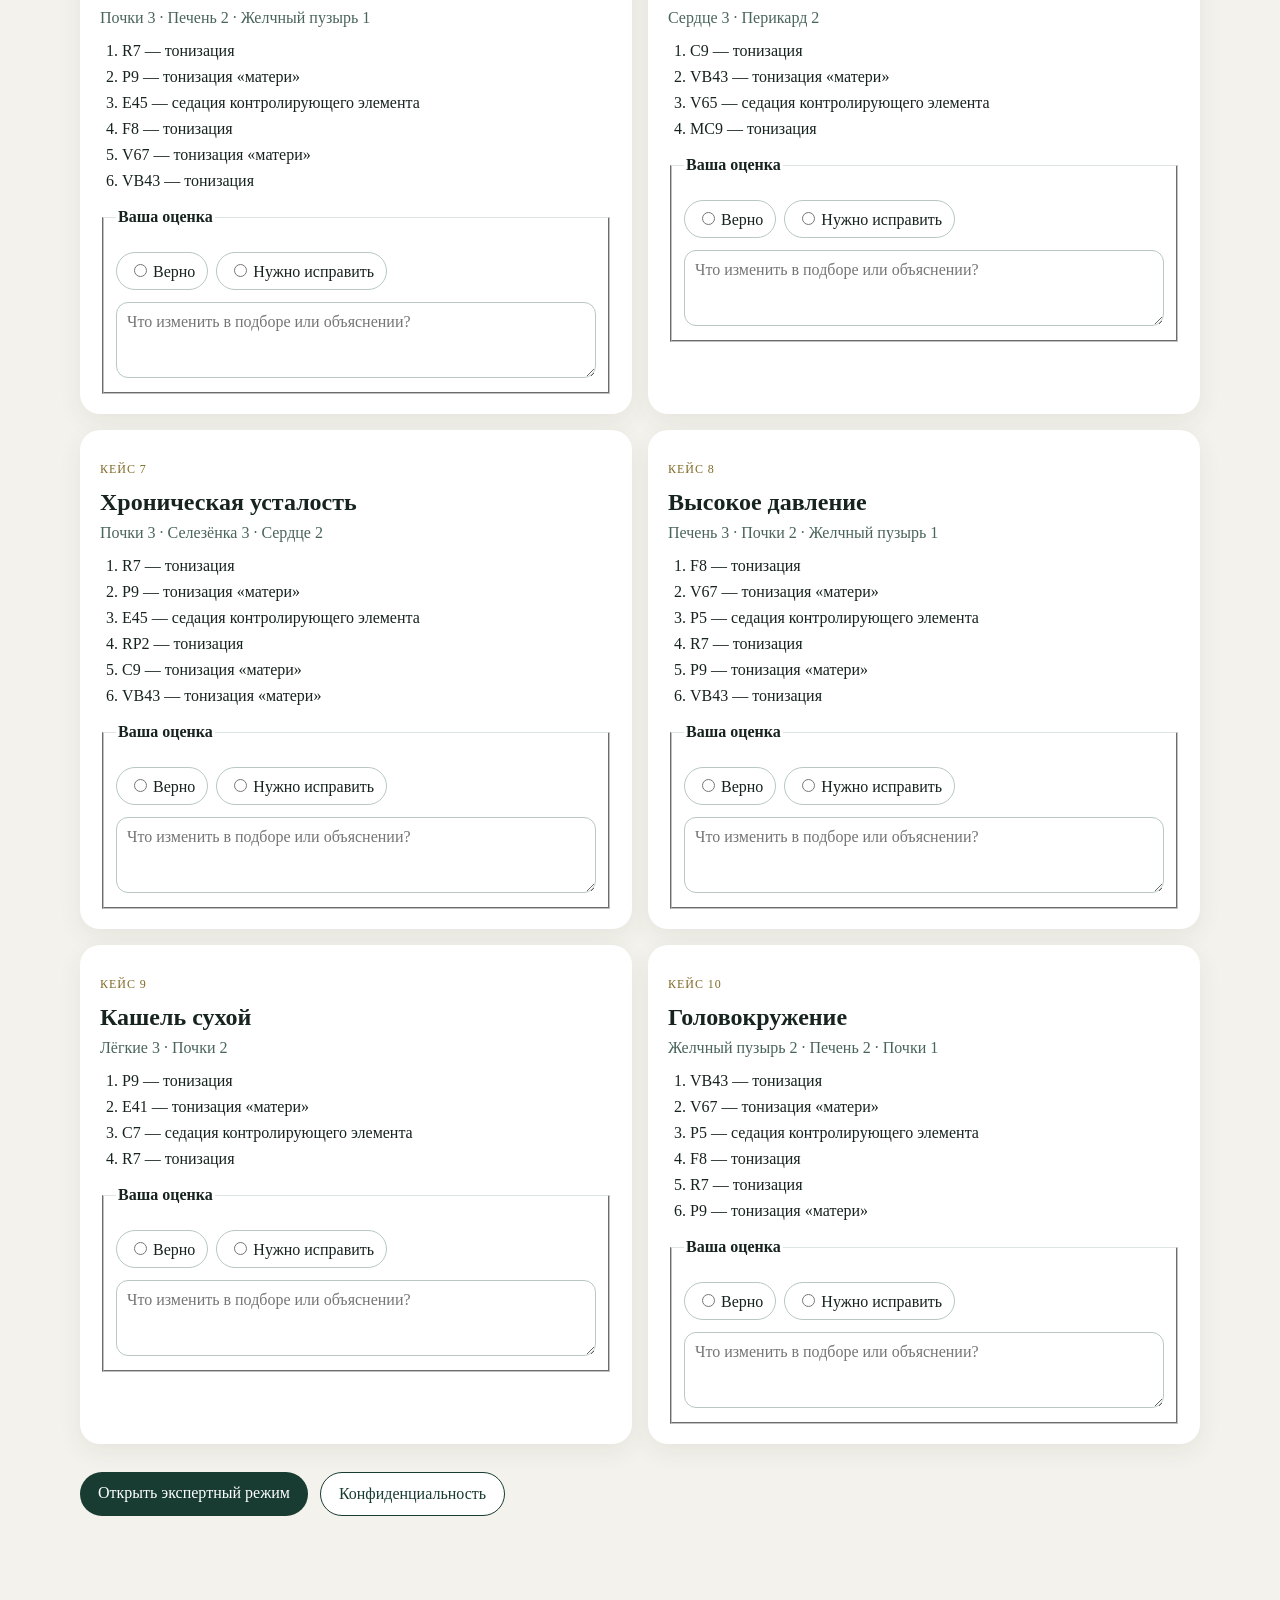
<file: validation.html>
<!doctype html>
<html lang="ru">
<head>
  <meta charset="utf-8">
  <meta name="viewport" content="width=device-width,initial-scale=1">
  <meta name="robots" content="noindex,nofollow">
  <meta name="referrer" content="strict-origin-when-cross-origin">
  <meta http-equiv="Content-Security-Policy" content="default-src 'self'; img-src 'self' data:; script-src 'self' 'unsafe-inline'; style-src 'self' 'unsafe-inline'; object-src 'none'; base-uri 'self'; form-action 'self'">
  <title>Экспертная проверка расчёта ТКМ</title>
  <link rel="stylesheet" href="assets/landing.css">
  <link rel="stylesheet" href="assets/accessibility.css?v=20260825-1">
  <style>
    body{background:#f4f2ec;color:#17231f}.validation{max-width:1120px;margin:auto;padding:32px 20px 70px}
    .validation header{margin-bottom:28px}.validation h1{font-size:clamp(2rem,5vw,4rem);line-height:1;margin:.3em 0}
    .notice{background:#fff4d8;border:1px solid #e5c978;border-radius:18px;padding:18px;margin:24px 0}
    .cases{display:grid;grid-template-columns:repeat(2,minmax(0,1fr));gap:16px}
    .case{background:#fff;border-radius:20px;padding:20px;box-shadow:0 8px 25px #18322812}.case h2{margin:0 0 8px}
    .score{color:#49645b;margin:0 0 15px}.points{margin:0;padding-left:22px}.points li{margin:8px 0}.tag{font-size:.75rem;text-transform:uppercase;letter-spacing:.08em;color:#806b2a}
    .actions{display:flex;gap:12px;flex-wrap:wrap;margin:28px 0}.actions a{display:inline-block;padding:12px 18px;border-radius:999px;background:#183c32;color:white;text-decoration:none}
    .actions a.secondary{background:white;color:#183c32;border:1px solid #183c32}
    .review{border-top:1px solid #dfe5e1;margin-top:18px;padding-top:16px}.review legend{font-weight:700;margin-bottom:10px}.review-options{display:flex;gap:8px;flex-wrap:wrap}
    .review-options label{border:1px solid #b9c8c1;border-radius:999px;cursor:pointer;padding:8px 12px}.review-options label:has(input:checked){background:#183c32;color:#fff;border-color:#183c32}.review-options input{margin-right:6px}
    .review textarea{box-sizing:border-box;width:100%;min-height:76px;margin-top:12px;border:1px solid #b9c8c1;border-radius:12px;padding:10px;font:inherit}
    .review-summary{background:#e9f2ee;border:1px solid transparent;border-radius:18px;padding:18px;margin:24px 0}.review-summary.is-complete{border-color:#54a27f;background:#e3f4eb}.review-summary p{margin:.35em 0}.review-state{font-weight:750}.review-summary.is-complete .review-state{color:#116044}.review-summary button{border:0;border-radius:999px;background:#183c32;color:#fff;padding:11px 16px;cursor:pointer}.review-summary button:disabled{opacity:.5;cursor:not-allowed}.review-summary .reset-review{background:transparent;color:#183c32;border:1px solid #183c32;margin-left:8px}
    @media(max-width:700px){.cases{grid-template-columns:1fr}.review-options label{min-height:44px;display:inline-flex;align-items:center}}
  </style>
</head>
<body><a class="skip-link" href="#mainContent">Перейти к содержанию</a><main id="mainContent" class="validation">
  <header><p class="tag">Экспертная приёмка · версия 25.08.2026</p><h1>Проверьте логику подбора</h1><p>Десять одиночных жалоб рассчитаны тем же алгоритмом, что и основная веб-версия. Лимит — 7 точек, признак острой боли выключен.</p></header>
  <div class="notice"><strong>Главный вопрос:</strong> корректно ли считать каждую положительную связь жалобы с меридианом признаком недостаточности и применять к нему тонизацию? До подтверждения список точек не используется как рекомендация.</div>
  <section class="review-summary" id="reviewSummary" aria-live="polite"><strong>Ход проверки</strong><p id="reviewProgress">Проверено: 0 из 10</p><p class="review-state" id="reviewState">Отметьте каждый случай. Ответы сохраняются только в этом браузере.</p><button id="exportReview" type="button" disabled>Скачать текущие оценки</button><button id="resetReview" class="reset-review" type="button">Очистить ответы</button></section>
  <section class="cases" id="cases"></section>
  <div class="actions"><a href="index.html?review=1#picker">Открыть экспертный режим</a><a class="secondary" href="privacy.html">Конфиденциальность</a></div>
</main>
<script>
const cases=[
['Бессонница','Сердце 3 · Почки 2 · Перикард 1',['C9 — тонизация','VB43 — тонизация «матери»','V65 — седация контролирующего элемента','R7 — тонизация','P9 — тонизация «матери»','MC9 — тонизация']],
['Боль в пояснице','Почки 3 · Мочевой пузырь 2',['R7 — тонизация','P9 — тонизация «матери»','E45 — седация контролирующего элемента','V67 — тонизация']],
['Головная боль в висках','Желчный пузырь 3 · Печень 2',['VB43 — тонизация','V67 — тонизация «матери»','P5 — седация контролирующего элемента','F8 — тонизация']],
['Вздутие живота','Селезёнка 3 · Желудок 2 · Печень 1',['RP2 — тонизация','C9 — тонизация «матери»','VB38 — седация контролирующего элемента','E41 — тонизация','F8 — тонизация','V67 — тонизация «матери»']],
['Боль в колене','Почки 3 · Печень 2 · Желчный пузырь 1',['R7 — тонизация','P9 — тонизация «матери»','E45 — седация контролирующего элемента','F8 — тонизация','V67 — тонизация «матери»','VB43 — тонизация']],
['Тревога','Сердце 3 · Перикард 2',['C9 — тонизация','VB43 — тонизация «матери»','V65 — седация контролирующего элемента','MC9 — тонизация']],
['Хроническая усталость','Почки 3 · Селезёнка 3 · Сердце 2',['R7 — тонизация','P9 — тонизация «матери»','E45 — седация контролирующего элемента','RP2 — тонизация','C9 — тонизация «матери»','VB43 — тонизация «матери»']],
['Высокое давление','Печень 3 · Почки 2 · Желчный пузырь 1',['F8 — тонизация','V67 — тонизация «матери»','P5 — седация контролирующего элемента','R7 — тонизация','P9 — тонизация «матери»','VB43 — тонизация']],
['Кашель сухой','Лёгкие 3 · Почки 2',['P9 — тонизация','E41 — тонизация «матери»','C7 — седация контролирующего элемента','R7 — тонизация']],
['Головокружение','Желчный пузырь 2 · Печень 2 · Почки 1',['VB43 — тонизация','V67 — тонизация «матери»','P5 — седация контролирующего элемента','F8 — тонизация','R7 — тонизация','P9 — тонизация «матери»']]
];
const storageKey='tkm-expert-review-v1';
let reviews={};
try{reviews=JSON.parse(localStorage.getItem(storageKey)||'{}')}catch{reviews={}}
const escapeHtml=value=>String(value??'').replace(/[&<>"']/g,char=>({'&':'&amp;','<':'&lt;','>':'&gt;','"':'&quot;',"'":'&#39;'}[char]));

document.querySelector('#cases').innerHTML=cases.map(([name,scores,points],i)=>{
  const review=reviews[i]||{};
  return `<article class="case"><p class="tag">Кейс ${i+1}</p><h2>${name}</h2><p class="score">${scores}</p><ol class="points">${points.map(x=>`<li>${x}</li>`).join('')}</ol><fieldset class="review"><legend>Ваша оценка</legend><div class="review-options"><label><input type="radio" name="verdict-${i}" value="correct" ${review.verdict==='correct'?'checked':''}>Верно</label><label><input type="radio" name="verdict-${i}" value="revise" ${review.verdict==='revise'?'checked':''}>Нужно исправить</label></div><textarea data-note="${i}" placeholder="Что изменить в подборе или объяснении?">${escapeHtml(review.note)}</textarea></fieldset></article>`;
}).join('');

function saveReviews(){
  let saved=true;try{localStorage.setItem(storageKey,JSON.stringify(reviews))}catch{saved=false}
  const checked=Object.values(reviews).filter(item=>item.verdict).length;
  const complete=checked===cases.length;
  document.querySelector('#reviewProgress').textContent=complete?`Проверка завершена: ${checked} из ${cases.length}`:`Проверено: ${checked} из ${cases.length}${saved?'':' · сохранение в браузере недоступно'}`;
  document.querySelector('#reviewState').textContent=complete?'Все оценки сохранены в этом браузере. Скачайте итоговый файл, чтобы передать результат.':'Отметьте каждый случай. Ответы сохраняются только в этом браузере.';
  document.querySelector('#reviewSummary').classList.toggle('is-complete',complete);
  document.querySelector('#exportReview').disabled=checked===0;
  document.querySelector('#exportReview').textContent=complete?'Скачать итог оценки':'Скачать текущие оценки';
}

document.querySelector('#cases').addEventListener('change',event=>{
  const verdict=event.target.closest('input[type="radio"]');
  if(!verdict)return;
  const index=Number(verdict.name.split('-')[1]);
  reviews[index]={...reviews[index],verdict:verdict.value};
  saveReviews();
});

document.querySelector('#cases').addEventListener('input',event=>{
  if(!event.target.matches('[data-note]'))return;
  const index=Number(event.target.dataset.note);
  reviews[index]={...reviews[index],note:event.target.value};
  saveReviews();
});

document.querySelector('#exportReview').addEventListener('click',()=>{
  const lines=['Экспертная проверка алгоритма ТКМ',new Date().toLocaleString('ru-RU'),''];
  cases.forEach(([name,scores,points],index)=>{
    const review=reviews[index]||{};
    lines.push(`${index+1}. ${name}`,`Оценка: ${review.verdict==='correct'?'верно':review.verdict==='revise'?'нужно исправить':'не проверено'}`,`Веса: ${scores}`,`Точки: ${points.join('; ')}`,`Комментарий: ${review.note||'—'}`,'');
  });
  const blob=new Blob([lines.join('\n')],{type:'text/plain;charset=utf-8'});
  const link=document.createElement('a');
  link.href=URL.createObjectURL(blob);link.download='tkm-expert-review.txt';link.click();
  setTimeout(()=>URL.revokeObjectURL(link.href),0);
});

document.querySelector('#resetReview').addEventListener('click',()=>{
  if(!confirm('Очистить все оценки и комментарии?'))return;
  reviews={};
  try{localStorage.removeItem(storageKey)}catch{}
  document.querySelectorAll('.review input').forEach(input=>{input.checked=false});
  document.querySelectorAll('.review textarea').forEach(textarea=>{textarea.value=''});
  saveReviews();
});

saveReviews();
</script></body></html>
</file>
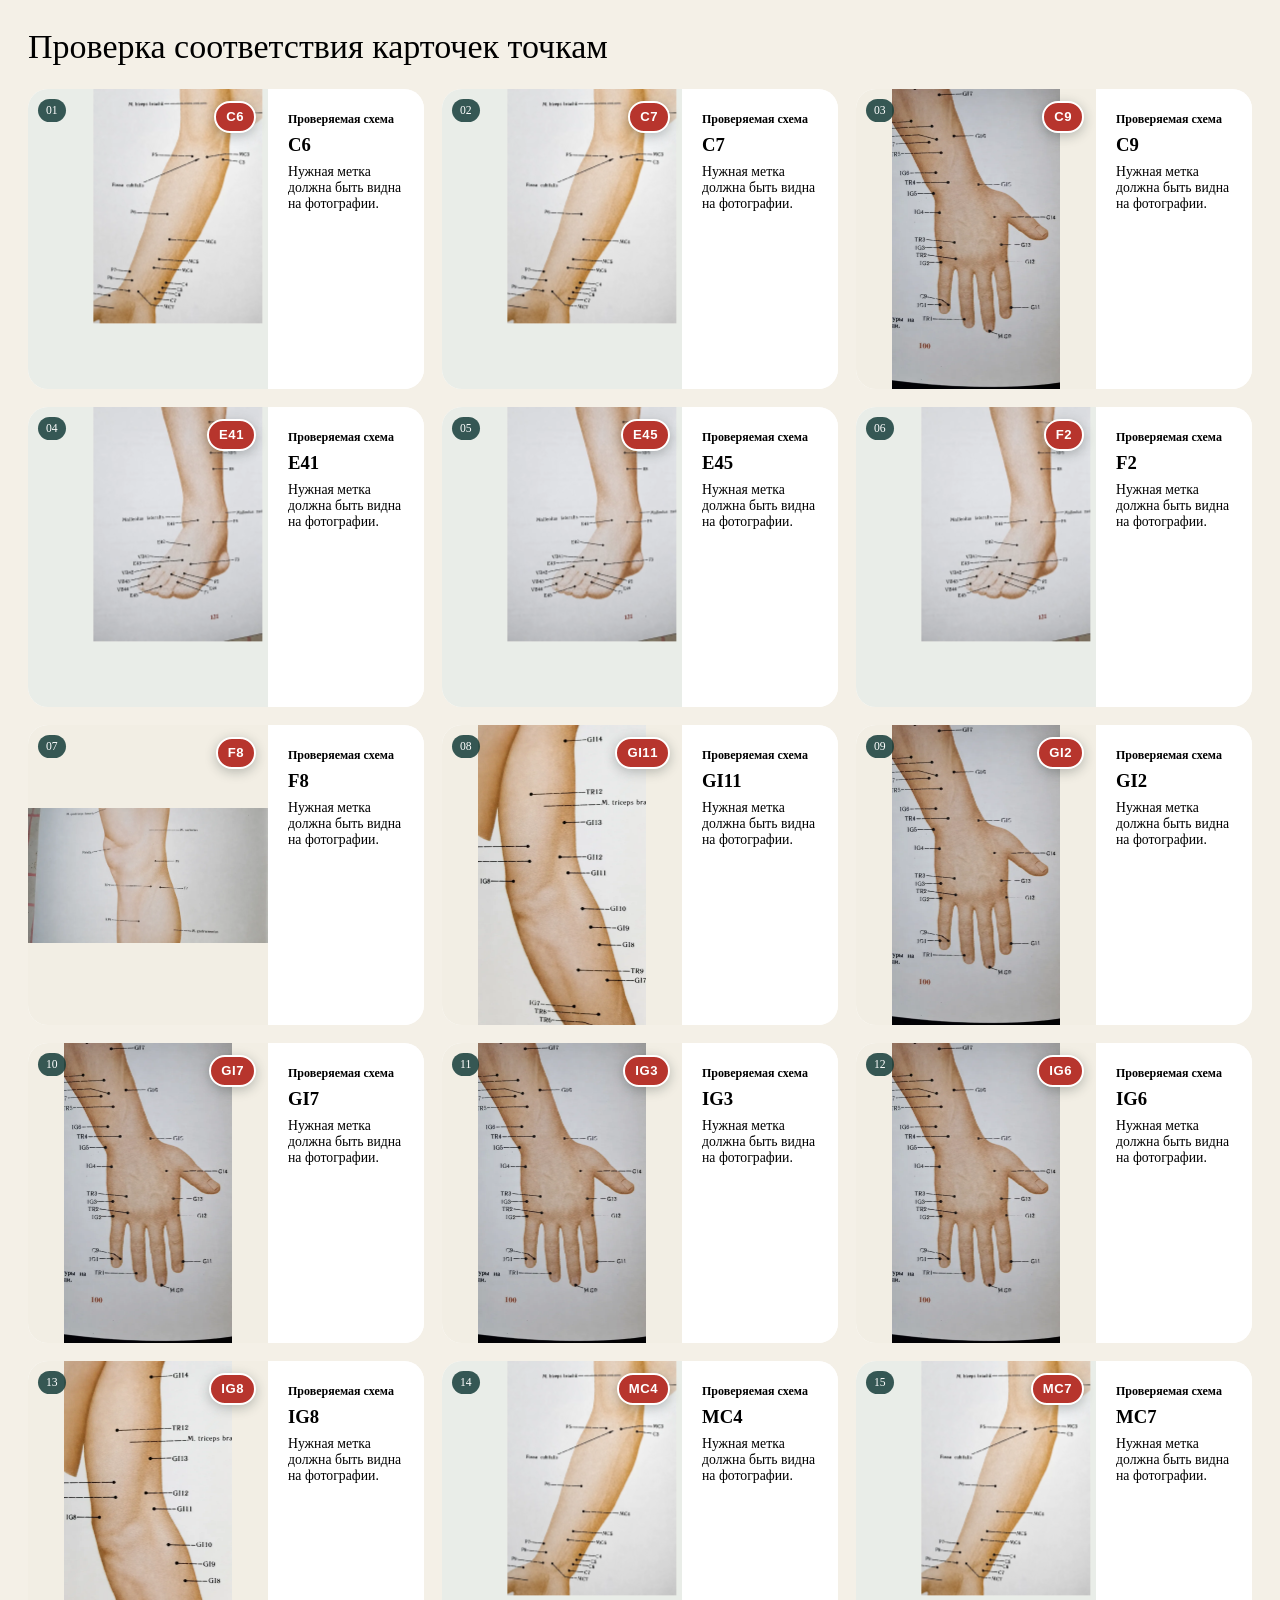
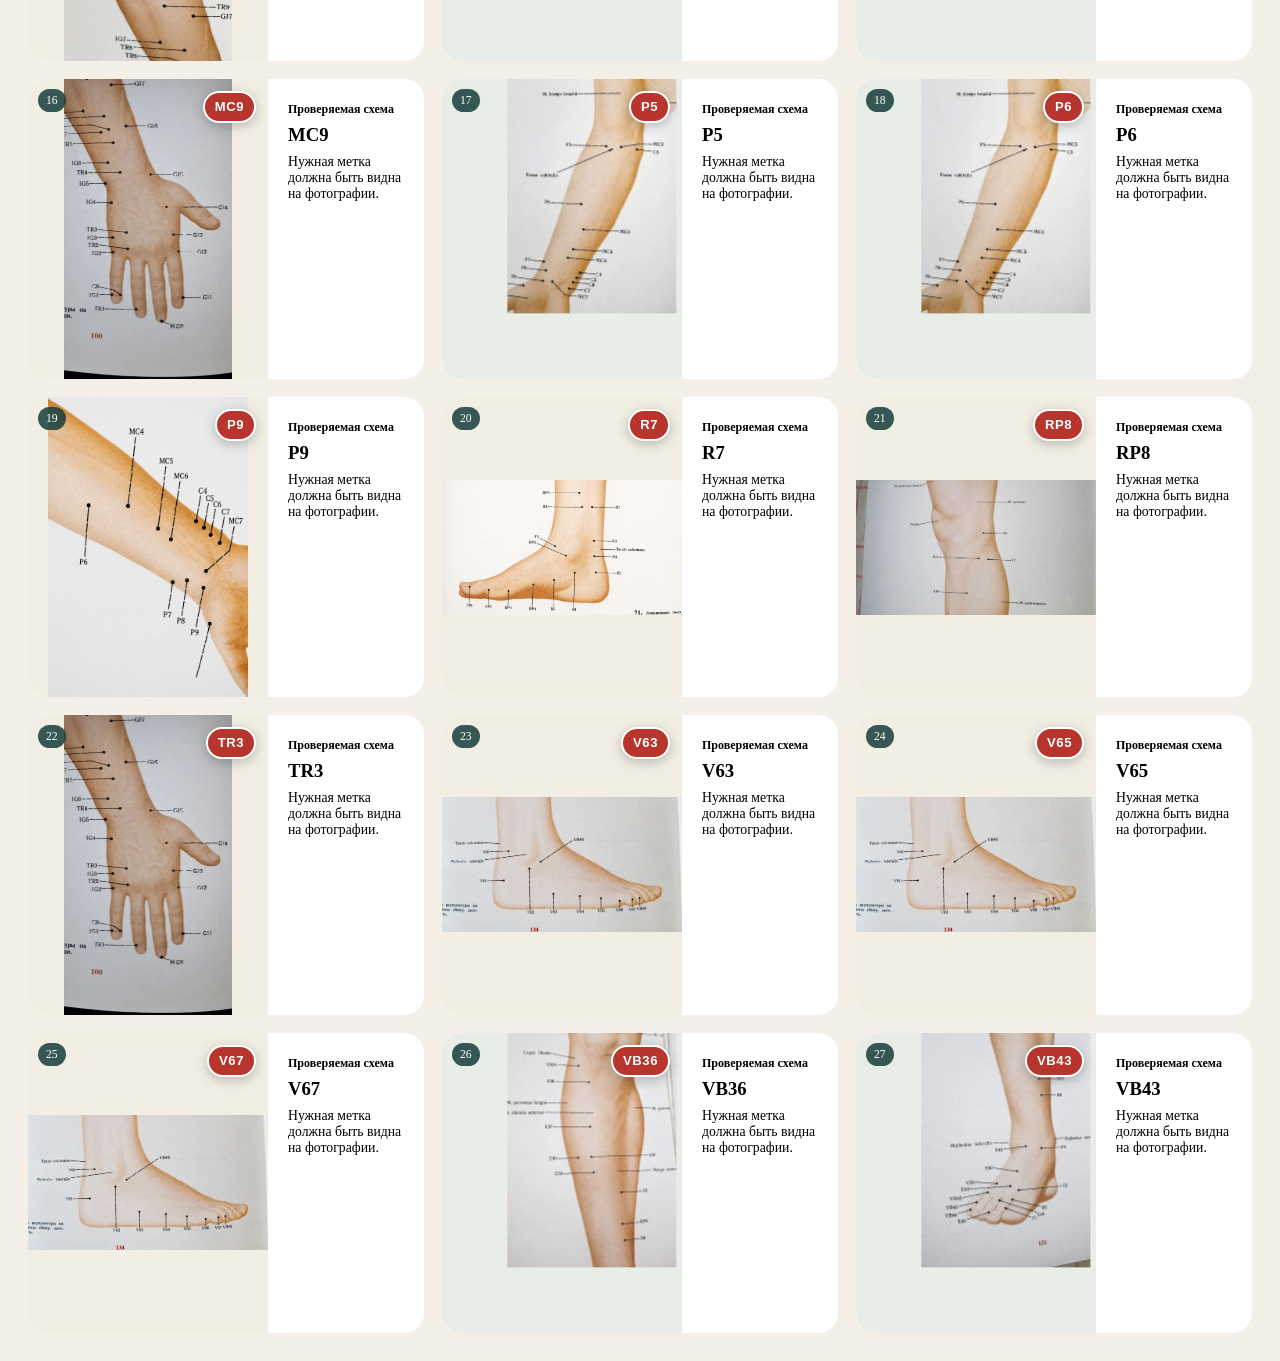
<file: tests/atlas-visual-review.html>
<!doctype html>
<html lang="ru">
<head>
  <meta charset="utf-8">
  <meta name="viewport" content="width=device-width,initial-scale=1">
  <title>Визуальная проверка атласа ТКМ</title>
  <link rel="stylesheet" href="../assets/landing.css">
  <style>
    body { margin: 0; padding: 28px; background: #f4f0e7; }
    h1 { margin: 0 0 24px; font: 34px/1.1 Georgia, serif; }
    .atlas-review { display: grid; grid-template-columns: repeat(3, minmax(0, 1fr)); gap: 18px; }
    .atlas-review > article { min-width: 0; }
    .protocol-card { min-height: 230px; }
    @media (max-width: 900px) { .atlas-review { grid-template-columns: 1fr; } }
  </style>
</head>
<body>
  <h1>Проверка соответствия карточек точкам</h1>
  <main class="atlas-review" id="atlasReview"></main>
  <script>
    const cards = [
      ['C6','arm-inner.webp','rotate-90'],['C7','arm-inner.webp','rotate-90'],['C9','hand-back.webp',''],
      ['E41','foot-top.webp','rotate-90'],['E45','foot-top.webp','rotate-90'],['F2','foot-top.webp','rotate-90'],
      ['F8','leg-inner.webp',''],['GI11','arm-outer.webp',''],['GI2','hand-back.webp',''],['GI7','hand-back.webp',''],
      ['IG3','hand-back.webp',''],['IG6','hand-back.webp',''],['IG8','arm-outer.webp',''],['MC4','arm-inner.webp','rotate-90'],
      ['MC7','arm-inner.webp','rotate-90'],['MC9','hand-back.webp',''],['P5','arm-inner.webp','rotate-90'],
      ['P6','arm-inner.webp','rotate-90'],['P9','p9-wrist.png',''],['R7','r7-fuliu-enhanced-20260831.png',''],['RP8','leg-inner.webp',''],
      ['TR3','hand-back.webp',''],['V63','foot-side.webp','rotate-180'],['V65','foot-side.webp','rotate-180'],
      ['V67','foot-side.webp','rotate-180'],['VB36','leg-front.webp','rotate-90'],['VB43','foot-top.webp','rotate-90']
    ];
    const detailCards = [
      ['arm-inner','arm-inner.webp','rotate-90'],['arm-outer','arm-outer.webp',''],
      ['foot-side','foot-side.webp','rotate-180'],['foot-top','foot-top.webp','rotate-90'],
      ['hand-back','hand-back.webp',''],['knee-side','knee-side.webp','rotate-90'],
      ['leg-front','leg-front.webp','rotate-90'],['R7 · Фу-лю','r7-fuliu-enhanced-20260831.png',''],
      ['P9','p9-wrist.png','']
    ];
    const params = new URLSearchParams(location.search);
    const detail = params.has('detail');
    const start = Number(params.get('start') || 0);
    const reviewCards = (detail ? detailCards : cards).slice(start);
    document.querySelector('#atlasReview').innerHTML = reviewCards.map(([code,image,orientation],index) => detail ? `
      <article><h2>${code}</h2><div class="detail-image-frame"><img class="detail-image ${orientation}" src="../assets/point-atlas/${image}" alt="${code}"><strong class="point-focus-label">${code}</strong></div></article>` : `
      <article class="protocol-card" id="point-${code}">
        <div class="protocol-number">${String(index + start + 1).padStart(2,'0')}</div>
        <div class="point-image"><img class="${orientation}" src="../assets/point-atlas/${image}" alt="${code}"><strong class="point-focus-label">${code}</strong></div>
        <div class="protocol-body"><span>Проверяемая схема</span><h3>${code}</h3><p>Нужная метка должна быть видна на фотографии.</p></div>
      </article>`).join('');
  </script>
</body>
</html>
</file>
<file: assets/styles.css>
:root{--ink:#172525;--muted:#647473;--cream:#f4f0e7;--paper:#fbfaf6;--white:#fff;--jade:#176c62;--jade-dark:#0d4d47;--mint:#dcece5;--gold:#d6a35c;--line:#dce2dd;--shadow:0 18px 50px rgba(25,61,56,.11)}*{box-sizing:border-box}html{scroll-behavior:smooth}body{margin:0;color:var(--ink);background:var(--paper);font:16px/1.55 Inter,ui-sans-serif,system-ui,-apple-system,"Segoe UI",sans-serif}.wrap{width:min(1160px,calc(100% - 40px));margin:auto}.site-header{position:absolute;z-index:10;inset:0 0 auto;color:#fff}.nav{height:84px;display:flex;align-items:center;justify-content:space-between}.nav nav{display:flex;gap:34px}.nav a{color:inherit;text-decoration:none}.brand{display:flex;align-items:center;gap:10px;font-weight:850;font-size:1.15rem;letter-spacing:.08em}.brand span{display:grid;place-items:center;width:34px;height:34px;border:1px solid #ffffff88;border-radius:50%;font-family:Georgia,serif}.nav-action{padding:10px 17px;border:1px solid #ffffff66;border-radius:999px}.hero{min-height:720px;padding:150px 0 92px;color:#fff;background:radial-gradient(circle at 78% 22%,#388c7b 0,transparent 27%),linear-gradient(120deg,#0b3e3b,#17665d 58%,#164d47)}.hero-grid{display:grid;grid-template-columns:1.25fr .75fr;gap:90px;align-items:center}.eyebrow{margin:0 0 14px;color:#b7ddd2;font-size:.76rem;font-weight:850;letter-spacing:.16em;text-transform:uppercase}.eyebrow.dark{color:var(--jade)}h1,h2{font-family:Georgia,"Times New Roman",serif;font-weight:500;letter-spacing:-.025em}.hero h1{max-width:760px;margin:0;font-size:clamp(3.1rem,6vw,5.7rem);line-height:.98}.hero h1 em{display:block;color:#d8b57d;font-weight:400}.lead{max-width:680px;margin:28px 0;color:#dbebe7;font-size:1.2rem}.hero-actions{display:flex;gap:12px}.button{display:inline-flex;align-items:center;justify-content:center;border:0;border-radius:999px;padding:14px 21px;font:inherit;font-weight:780;text-decoration:none;cursor:pointer}.primary{color:#17322d;background:#f1cf93}.quiet{color:#fff;border:1px solid #ffffff55;background:#ffffff0e}.trust{display:flex;flex-wrap:wrap;gap:8px 18px;margin-top:25px;color:#c5deda;font-size:.88rem}.trust span{color:#e2bf7e}.hero-visual{overflow:hidden;border:1px solid #ffffff38;border-radius:30px;background:#ffffff12;box-shadow:0 30px 70px #072b2860;backdrop-filter:blur(8px)}.visual-top{display:flex;align-items:center;gap:9px;padding:18px 22px;border-bottom:1px solid #ffffff25;color:#d9ebe7;font-size:.85rem}.pulse{width:8px;height:8px;border-radius:50%;background:#f1cf93;box-shadow:0 0 0 6px #f1cf9322}.body-map{position:relative;height:330px;background:radial-gradient(ellipse at center,#ffffff17,transparent 62%)}.body-line{position:absolute;left:50%;top:35px;width:95px;height:260px;transform:translateX(-50%);border:1px solid #cbe4de66;border-radius:48% 48% 34% 34%}.body-line:before{content:"";position:absolute;left:26px;top:-29px;width:40px;height:40px;border:1px solid #cbe4de66;border-radius:50%}.dot{position:absolute;z-index:2;width:14px;height:14px;border:3px solid #f7dfb3;border-radius:50%;background:#c48d43;box-shadow:0 0 0 7px #f7dfb322}.d1{left:47%;top:84px}.d2{left:58%;top:164px}.d3{left:43%;top:246px}.result-preview{display:grid;gap:3px;padding:20px 22px;background:#fff;color:var(--ink)}.result-preview span{color:var(--muted);font-size:.88rem}.intro{padding:100px 0}.intro-heading{display:grid;grid-template-columns:1fr 1fr;column-gap:60px;align-items:end}.intro-heading .eyebrow{grid-column:1/-1}.intro h2,.picker-heading h2,.about h2{margin:0;font-size:clamp(2.25rem,4vw,4rem);line-height:1.05}.intro-heading>p:last-child{margin:0;color:var(--muted);font-size:1.05rem}.steps{display:grid;grid-template-columns:repeat(3,1fr);gap:18px;margin-top:48px}.steps article{display:flex;gap:18px;padding:26px;border-top:1px solid var(--line);background:#fff}.steps article>span{color:var(--gold);font:1.25rem Georgia,serif}.steps h3{margin:0 0 7px}.steps p{margin:0;color:var(--muted)}.picker-section{padding:94px 0;background:var(--cream)}.picker-heading{display:flex;align-items:end;justify-content:space-between;gap:30px}.picker-heading p:last-child{margin-bottom:0;color:var(--muted)}.source-badge{padding:9px 14px;border:1px solid #c7d5cd;border-radius:999px;color:var(--jade);font-size:.8rem;font-weight:750}.quick-choices{display:flex;flex-wrap:wrap;gap:9px;margin:36px 0 14px}.quick-choices button{border:1px solid #cbd6cf;border-radius:999px;padding:10px 15px;color:var(--jade-dark);background:#f9fbf8;font:inherit;cursor:pointer}.quick-choices button:hover,.quick-choices button.active{border-color:var(--jade);color:#fff;background:var(--jade)}.search-panel{display:flex;gap:12px;align-items:end;padding:20px;border-radius:20px;background:#fff;box-shadow:var(--shadow)}.search-field{display:grid;flex:1;gap:7px;font-size:.84rem;font-weight:750}.search-field>div{display:flex;align-items:center;border:1px solid var(--line);border-radius:13px;overflow:hidden}.search-field svg{width:22px;margin-left:14px;fill:none;stroke:var(--muted);stroke-width:1.7}.search-field input{min-width:0;flex:1;border:0;outline:0;padding:14px 12px;font:inherit}.search-field button{align-self:stretch;border:0;padding:0 24px;color:#fff;background:var(--jade);font:inherit;font-weight:750;cursor:pointer}.reset{border:0;padding:14px;color:var(--muted);background:transparent;cursor:pointer}.result-head{display:flex;align-items:end;justify-content:space-between;margin:58px 0 20px}.result-head span{color:var(--muted);font-size:.85rem}.result-head h2{margin:3px 0 0;font:2rem Georgia,serif}.selected-tools{display:flex;gap:12px;align-items:center}.selected-tools button{border:0;border-radius:999px;padding:10px 15px;color:#fff;background:var(--jade);cursor:pointer}.atlas-grid{display:grid;grid-template-columns:repeat(3,1fr);gap:18px}.atlas-card{position:relative;overflow:hidden;border:1px solid var(--line);border-radius:22px;background:#fff;transition:.2s ease}.atlas-card:hover{transform:translateY(-3px);box-shadow:var(--shadow)}.atlas-image{display:block;width:100%;height:245px;border:0;padding:0;background:#e9ede8;cursor:pointer}.atlas-image img{width:100%;height:100%;object-fit:contain}.card-content{padding:20px}.card-meta{display:flex;align-items:center;justify-content:space-between;gap:10px}.card-meta span{color:var(--jade);font-size:.78rem;font-weight:800}.pick-check{display:flex;align-items:center;gap:6px;color:var(--muted);font-size:.8rem;cursor:pointer}.card-content h3{margin:12px 0 7px;font-size:1.08rem;line-height:1.35}.card-content p{display:-webkit-box;overflow:hidden;margin:0 0 18px;color:var(--muted);font-size:.91rem;-webkit-box-orient:vertical;-webkit-line-clamp:3}.card-content>button{border:0;padding:0;color:var(--jade);background:none;font:inherit;font-weight:780;cursor:pointer}.more{margin:28px auto 0;border:1px solid #c4d1ca;color:var(--jade);background:transparent}.empty{grid-column:1/-1;padding:60px 20px;text-align:center;border:1px dashed #bfcac4;border-radius:20px;color:var(--muted)}.about{display:grid;grid-template-columns:.8fr 1.2fr;gap:100px;padding:100px 0}.about-copy{font-size:1.1rem;color:var(--muted)}.about-copy p:first-child{margin-top:0}.safety{display:flex;gap:18px;margin-bottom:100px;padding:26px;border:1px solid #e6d5bc;border-radius:18px;background:#fff8eb}.safety>span{display:grid;flex:0 0 auto;place-items:center;width:34px;height:34px;border-radius:50%;color:#fff;background:var(--gold);font-weight:900}.safety strong{font-size:1.05rem}.safety p{margin:5px 0 0;color:#675b4a}footer{padding:44px 0;color:#d8e7e3;background:#102f2d}.inverse span{border-color:#ffffff66}.footer-grid{display:flex;justify-content:space-between;gap:30px}.footer-grid p{margin:8px 0;color:#91aaa5}.metrics{display:grid;gap:4px;text-align:right}.metrics small{color:#91aaa5}.dialog{width:min(800px,calc(100% - 30px));max-height:88vh;border:0;border-radius:24px;padding:28px;box-shadow:0 30px 90px #071c1b55}.dialog::backdrop{background:#092522bb;backdrop-filter:blur(4px)}.dialog-close{float:right;border:0;background:none;font-size:2rem;cursor:pointer}.detail-image{width:100%;max-height:430px;object-fit:contain;border-radius:15px;background:#edf0ec}.detail-text{white-space:pre-wrap;color:#465654}.export-dialog{width:min(560px,calc(100% - 30px))}.export-dialog h2{font-size:2.2rem;margin:.2em 0}.export-options{display:grid;grid-template-columns:repeat(3,1fr);gap:10px;margin-top:24px}.export-options button{display:grid;gap:3px;border:1px solid var(--line);border-radius:14px;padding:18px;background:#fff;cursor:pointer}.export-options b{color:var(--jade)}.export-options span{font-size:.78rem;color:var(--muted)}@media(max-width:850px){.nav nav{display:none}.hero{min-height:auto}.hero-grid,.intro-heading,.about{grid-template-columns:1fr}.hero-visual{display:none}.steps,.atlas-grid{grid-template-columns:1fr 1fr}.intro-heading{gap:20px}.picker-heading{align-items:start;flex-direction:column}.about{gap:30px}.export-options{grid-template-columns:1fr}}@media(max-width:580px){.wrap{width:min(100% - 24px,1160px)}.nav-action{display:none}.hero{padding-top:125px}.hero h1{font-size:3rem}.hero-actions{align-items:stretch;flex-direction:column}.trust{display:grid}.intro,.about{padding:70px 0}.steps,.atlas-grid{grid-template-columns:1fr}.search-panel{align-items:stretch;flex-direction:column}.search-field>div{align-items:stretch;flex-wrap:wrap}.search-field button{width:100%;padding:12px}.result-head,.footer-grid{align-items:start;flex-direction:column}.selected-tools{align-items:start;flex-direction:column}.metrics{text-align:left}.source-badge{display:none}.atlas-image{height:260px}.safety{margin-bottom:70px}}
</file>
<file: assets/landing.css>
.benefits {
  padding: 100px 0 30px;
}

.hero-actions {
  flex-wrap: wrap;
}

.button.sales-cta {
  color: #17322d;
  border: 1px solid #f1cf93;
  background: #f6dfb2;
  box-shadow: 0 10px 28px #071c1b33;
}

.button.sales-cta:hover,
.button.sales-cta:focus-visible {
  background: #ffe8bc;
}

.hero-result-demo {
  display: grid;
  gap: 18px;
  padding: 22px;
  background: linear-gradient(155deg, #f8fbf8, #edf5f0);
  color: var(--ink);
}

.result-source {
  display: flex;
  align-items: center;
  justify-content: space-between;
  gap: 16px;
  padding-bottom: 16px;
  border-bottom: 1px solid #cddbd4;
}

.result-source span,
.result-route > span {
  color: var(--muted);
  font-size: .72rem;
  font-weight: 800;
  letter-spacing: .08em;
  text-transform: uppercase;
}

.result-source strong {
  color: var(--jade-dark);
  font: 1.15rem Georgia, serif;
}

.result-route {
  display: grid;
  gap: 9px;
}

.result-route div {
  display: flex;
  flex-wrap: wrap;
  gap: 7px;
}

.result-route b {
  padding: 6px 10px;
  border: 1px solid #b9d2c7;
  border-radius: 999px;
  color: var(--jade-dark);
  background: #fff;
  font-size: .78rem;
}

.hero-point-list {
  display: grid;
  gap: 8px;
  margin: 0;
  padding: 0;
  list-style: none;
}

.hero-point-list li {
  display: grid;
  grid-template-columns: 28px 45px 1fr;
  gap: 10px;
  align-items: center;
  min-height: 54px;
  padding: 9px 12px;
  border: 1px solid #d5e1db;
  border-radius: 14px;
  background: #fff;
  box-shadow: 0 6px 18px #173f3820;
}

.hero-point-list em {
  display: grid;
  place-items: center;
  width: 28px;
  height: 28px;
  border-radius: 50%;
  color: #fff;
  background: var(--jade);
  font-size: .68rem;
  font-style: normal;
  font-weight: 850;
}

.hero-point-list strong {
  color: #a76828;
  font: 1rem Georgia, serif;
}

.hero-point-list span {
  color: #526661;
  font-size: .77rem;
  line-height: 1.3;
}

.benefits-heading {
  display: grid;
  grid-template-columns: 1fr 1fr;
  gap: 18px 70px;
  align-items: end;
}

.benefits-heading .eyebrow {
  grid-column: 1 / -1;
}

.benefits-heading h2 {
  margin: 0;
  font-size: clamp(2.25rem, 4vw, 4rem);
  line-height: 1.05;
}

.benefits-heading > p:last-child {
  margin: 0;
  color: var(--muted);
  font-size: 1.05rem;
}

.benefit-grid {
  display: grid;
  grid-template-columns: repeat(4, 1fr);
  gap: 14px;
  margin-top: 45px;
}

.benefit-grid article {
  min-height: 230px;
  padding: 25px;
  border: 1px solid var(--line);
  border-radius: 18px;
  background: #fff;
}

.benefit-grid span {
  color: var(--gold);
  font: 1.2rem Georgia, serif;
}

.benefit-grid h3 {
  margin: 36px 0 8px;
}

.benefit-grid p {
  margin: 0;
  color: var(--muted);
  font-size: .92rem;
}

.topic-preview {
  padding: 90px 0 35px;
}

.topic-preview-heading {
  display: grid;
  grid-template-columns: 1fr 1fr;
  gap: 50px;
  align-items: end;
}

.topic-preview-heading h2 {
  margin: .15em 0 0;
  font-size: clamp(2.25rem, 4vw, 4rem);
}

.topic-preview-heading > p {
  margin: 0;
  color: var(--muted);
  font-size: 1.05rem;
  line-height: 1.65;
}

.topic-preview-grid {
  display: grid;
  grid-template-columns: repeat(3, 1fr);
  gap: 12px;
  margin-top: 36px;
}

.topic-preview-grid a {
  min-height: 190px;
  padding: 22px;
  border: 1px solid var(--line);
  border-radius: 18px;
  color: var(--ink);
  background: #f8faf7;
  text-decoration: none;
  transition: transform .2s ease, border-color .2s ease;
}

.topic-preview-grid a:hover,
.topic-preview-grid a:focus-visible {
  border-color: var(--jade);
  transform: translateY(-3px);
}

.topic-preview-grid span { color: var(--gold); font: 1.1rem Georgia, serif; }
.topic-preview-grid h3 { margin: 26px 0 8px; }
.topic-preview-grid p { margin: 0; color: var(--muted); font-size: .9rem; }
.topic-preview-action { display: inline-block; margin-top: 24px; color: var(--jade); font-weight: 750; }

.mode-tabs {
  display: grid;
  grid-template-columns: repeat(2, 1fr);
  gap: 10px;
  margin: 36px 0 26px;
}

.mode-tabs button {
  display: grid;
  grid-template-columns: auto 1fr;
  gap: 0 12px;
  padding: 16px;
  border: 1px solid #ccd6d0;
  border-radius: 16px;
  color: var(--ink);
  background: #f8faf7;
  text-align: left;
}

.mode-tabs button.active {
  border-color: var(--jade);
  box-shadow: inset 0 0 0 1px var(--jade);
}

.mode-tabs span {
  grid-row: 1 / 3;
  color: var(--gold);
  font: 1.15rem Georgia, serif;
}

.mode-tabs b {
  font-size: .95rem;
}

.mode-tabs small {
  color: var(--muted);
}

.mode-tabs button:disabled {
  opacity: .58;
}

.quick-choices {
  margin-top: 0;
}

.calculator {
  display: grid;
  grid-template-columns: 1.45fr .55fr;
  gap: 18px;
}

.symptom-panel,
.diagnosis-panel,
.protocol-settings {
  padding: 22px;
  border: 1px solid var(--line);
  border-radius: 20px;
  background: #fff;
  box-shadow: var(--shadow);
}

.diagnosis-note {
  margin: 18px 0 0;
  color: var(--muted);
  font-size: 13px;
  line-height: 1.5;
}

.symptom-suggestions {
  display: flex;
  min-height: 48px;
  flex-wrap: wrap;
  gap: 8px;
  margin: 16px 0 22px;
}

.symptom-suggestions button,
.selected-symptoms button {
  border: 1px solid #cbd6cf;
  border-radius: 999px;
  padding: 8px 12px;
  color: var(--jade-dark);
  background: #f8faf7;
  cursor: pointer;
}

.selected-block {
  padding-top: 17px;
  border-top: 1px solid var(--line);
}

.selected-block > div:first-child {
  display: flex;
  justify-content: space-between;
  margin-bottom: 12px;
  font-size: .84rem;
  font-weight: 750;
}

.selected-block > div:first-child button {
  border: 0;
  color: var(--muted);
  background: none;
  cursor: pointer;
}

.selected-symptoms {
  display: flex;
  min-height: 38px;
  flex-wrap: wrap;
  gap: 8px;
}

.selected-symptoms button {
  border-color: var(--jade);
  color: #fff;
  background: var(--jade);
}

.protocol-settings h3 {
  margin-top: 0;
}

.protocol-settings > label:not(.acute-check) {
  display: grid;
  gap: 7px;
  font-size: .84rem;
  font-weight: 750;
}

.protocol-settings select {
  width: 100%;
  padding: 12px;
  border: 1px solid var(--line);
  border-radius: 12px;
  background: #fff;
  font: inherit;
}

.acute-check {
  display: flex;
  gap: 10px;
  align-items: start;
  margin: 18px 0;
}

.acute-check span {
  display: grid;
}

.acute-check small,
.protocol-settings > p {
  color: var(--muted);
}

.calculate {
  width: 100%;
}

.protocol-settings > p {
  margin-bottom: 0;
  font-size: .76rem;
}

.protocol-result {
  padding-top: 65px;
  scroll-margin-top: 20px;
}

.download-result {
  border: 0;
  border-radius: 999px;
  padding: 11px 16px;
  color: #fff;
  background: var(--jade);
  cursor: pointer;
}

.priority-summary {
  display: grid;
  grid-template-columns: repeat(4, 1fr);
  gap: 10px;
  margin-bottom: 20px;
}

.priority-summary div {
  display: grid;
  gap: 4px;
  padding: 16px;
  border-radius: 14px;
  background: #e2ebe5;
}

.priority-summary span {
  color: var(--muted);
  font-size: .75rem;
}

.protocol-grid {
  display: grid;
  grid-template-columns: repeat(2, 1fr);
  gap: 16px;
}

.protocol-card {
  position: relative;
  display: grid;
  grid-template-columns: minmax(0, 185px) minmax(0, 1fr);
  overflow: hidden;
  border: 1px solid var(--line);
  border-radius: 20px;
  background: #fff;
}

.protocol-number {
  position: absolute;
  z-index: 2;
  top: 10px;
  left: 10px;
  padding: 5px 8px;
  border-radius: 999px;
  color: #fff;
  background: #173f3bda;
  font-size: .73rem;
}

.point-visual,
.point-image {
  position: relative;
  width: 185px;
  min-height: 230px;
  border: 0;
  padding: 0;
  overflow: hidden;
  max-width: 100%;
  min-width: 0;
  background: #e9ede8;
  cursor: pointer;
}

.point-focus-label {
  position: absolute;
  z-index: 2;
  top: 12px;
  right: 12px;
  padding: 7px 10px;
  border: 2px solid #fff;
  border-radius: 999px;
  background: #b7352d;
  color: #fff;
  box-shadow: 0 3px 12px rgba(31, 47, 43, .28);
  font: 800 .82rem/1 Manrope, sans-serif;
  letter-spacing: .04em;
}

.point-image img {
  display: block;
  width: 100%;
  height: 100%;
  min-height: 100%;
  object-fit: contain;
  object-position: center;
  background: #f2eee4;
}

.point-image img.rotate-90 { rotate: 90deg; scale: .72; }
.point-image img.rotate-180 { rotate: 180deg; }
.point-image img.diagram-portrait { width: auto; max-width: 100%; min-height: 0; margin-inline: auto; }

.point-image:hover img { transform: scale(1.025); }
.point-image img { transition: transform .2s ease; }

.detail-image-frame { position: relative; display: grid; overflow: hidden; place-items: center; width: 100%; max-width: 100%; min-width: 0; min-height: 360px; border-radius: 15px; background: #edf0ec; }
.detail-image-frame .detail-image { display: block; width: 100%; max-width: 100%; height: 360px; object-fit: contain; object-position: center; background: #f2eee4; }
.detail-image-frame .detail-image.rotate-90 { rotate: 90deg; scale: .72; }
.detail-image-frame .detail-image.rotate-180 { rotate: 180deg; }

.point-image.placeholder {
  display: grid;
  place-items: center;
  align-content: center;
  gap: 5px;
  padding: 18px;
  background: #e9ede8;
  color: var(--jade);
  text-align: center;
}

.point-visual svg {
  width: 105px;
  height: 135px;
  fill: none;
  stroke: currentColor;
  stroke-width: 2;
}

.point-visual svg text {
  fill: var(--jade);
  stroke: none;
  text-anchor: middle;
  font: 700 10px sans-serif;
}

.point-visual small {
  color: var(--muted);
  font-size: .7rem;
  line-height: 1.35;
}

.payment-section { padding: 82px 0; background: #e5eee8; }
.payment-grid { display: grid; grid-template-columns: 1fr 1fr; gap: 54px; align-items: start; }
.payment-grid h2 { margin: 8px 0 14px; }
.payment-form, .access-form { display: grid; gap: 14px; }
.payment-form { padding: 26px; border-radius: 20px; background: #fff; box-shadow: 0 18px 55px #153c3520; }
.payment-form label, .access-form label { display: grid; gap: 6px; color: var(--ink); font-size: .82rem; font-weight: 700; }
.payment-form input, .payment-form select, .access-form input { min-height: 46px; border: 1px solid var(--line); border-radius: 10px; padding: 10px 12px; background: #fff; font: inherit; }
.payment-form button[disabled] { opacity: .58; cursor: not-allowed; }
.payment-form > p { margin: 0; color: var(--muted); font-size: .75rem; }
.landing-page main{display:flex;flex-direction:column}.landing-page .hero{order:1}.landing-page .picker-section{order:2}.landing-page .benefits{order:3}.landing-page .intro{order:4}.landing-page .topic-preview{order:5}.landing-page .payment-section{order:6}.landing-page .about{order:7}.landing-page .doctor-about{order:8}.landing-page .safety{order:9}.danger-check{border-color:#c36f63;background:#fff4f1}.danger-check input{min-width:24px;min-height:24px}.protocol-settings .danger-check{min-height:72px}.calculate:disabled{cursor:not-allowed;opacity:.58}.metrics a{color:#dcebe5}.payment-form>a{justify-self:start}
.access-dialog { width: min(520px, calc(100% - 28px)); }
.access-form { margin-top: 20px; }
.access-form .consent { grid-template-columns: auto 1fr; align-items: start; font-weight: 500; line-height: 1.45; }
.access-form .consent input { min-height: auto; margin-top: 3px; }
.form-status { min-height: 1.2em; margin: 0; color: var(--jade); }
.trial-chip { position: fixed; z-index: 20; right: 16px; bottom: 16px; border-radius: 999px; padding: 9px 13px; color: #fff; background: var(--jade); box-shadow: 0 7px 22px #0002; font-size: .75rem; font-weight: 750; }
.trial-chip.expired { background: #9b3d36; }

.protocol-body {
  position: relative;
  z-index: 1;
  min-width: 0;
  overflow: hidden;
  padding: 20px;
  background: #fff;
}

.protocol-body > span {
  color: var(--jade);
  font-size: .75rem;
  font-weight: 800;
}

.protocol-body h3 {
  margin: 7px 0;
}

.protocol-body p {
  margin: 8px 0;
  color: var(--muted);
  font-size: .86rem;
}

.protocol-body .action {
  display: inline-flex;
  border-radius: 999px;
  padding: 4px 8px;
  color: #176146;
  background: #dff1e7;
  font-size: .7rem;
  font-weight: 800;
  text-transform: uppercase;
}

.protocol-body .action.седация {
  color: #744d18;
  background: #f5e9d5;
}

.protocol-body .action.обезболивание {
  color: #873c39;
  background: #f7dfdd;
}

.protocol-body > button {
  border: 0;
  padding: 0;
  color: var(--jade);
  background: none;
  font: inherit;
  font-weight: 750;
  cursor: pointer;
}

.source-note {
  color: var(--muted);
  font-size: .75rem;
}

.picker-stories {
  margin-top: 34px;
  padding: 30px;
  border: 1px solid #cddbd5;
  border-radius: 22px;
  background: #f6faf8;
}

.picker-stories-heading {
  display: grid;
  grid-template-columns: minmax(0, 1fr) minmax(280px, .72fr);
  gap: 32px;
  align-items: end;
}

.picker-stories-heading h3 {
  margin: .18em 0 0;
  font-size: clamp(1.75rem, 3vw, 2.65rem);
  line-height: 1.08;
}

.picker-stories-heading > p {
  margin: 0;
  color: var(--muted);
  line-height: 1.6;
}

.picker-stories-grid {
  display: grid;
  grid-template-columns: repeat(3, minmax(0, 1fr));
  gap: 16px;
  margin-top: 25px;
}

.picker-story-card {
  position: relative;
  min-width: 0;
  padding: 28px 22px 22px;
  border: 1px solid #d6e2dd;
  border-radius: 17px;
  background: #fff;
  overflow: hidden;
}

.picker-story-card::before {
  content: "";
  position: absolute;
  top: 0;
  left: 0;
  width: 92px;
  height: 6px;
  background: radial-gradient(circle at 6px 3px, #d6a94c 0 3px, transparent 3.5px), linear-gradient(90deg, #d6a94c 6px 74px, transparent 74px);
}

.picker-story-card > span {
  color: #4b7568;
  font-size: .7rem;
  font-weight: 850;
  letter-spacing: .08em;
  text-transform: uppercase;
}

.picker-story-card p {
  margin: 18px 0 22px;
  color: #28443b;
  font-size: 1.02rem;
  line-height: 1.7;
}

.picker-story-card .picker-story-author {
  margin: 0;
  color: var(--muted);
  font-size: .82rem;
  line-height: 1.45;
}

@media (max-width: 850px) {
  .hero-visual {
    display: block;
    width: min(520px, 100%);
    margin-top: 10px;
  }

  .hero-grid {
    gap: 42px;
  }

  .benefits-heading {
    grid-template-columns: 1fr;
  }

  .benefit-grid {
    grid-template-columns: 1fr 1fr;
  }

  .topic-preview-heading { grid-template-columns: 1fr; gap: 14px; }
  .topic-preview-grid { grid-template-columns: 1fr 1fr; }

  .calculator,
  .protocol-grid,
  .payment-grid,
  .picker-stories-grid,
  .picker-stories-heading {
    grid-template-columns: 1fr;
  }

  .picker-stories-heading { gap: 12px; }

  .priority-summary {
    grid-template-columns: 1fr 1fr;
  }
}

@media (max-width: 580px) {
  .hero-result-demo {
    padding: 16px;
  }

  .hero-point-list li {
    grid-template-columns: 28px 40px 1fr;
    padding-inline: 9px;
  }

  .result-preview {
    padding: 17px 18px;
  }

  .benefits {
    padding: 70px 0 20px;
  }

  .benefit-grid,
  .topic-preview-grid,
  .mode-tabs {
    grid-template-columns: 1fr;
  }

  .priority-summary {
    grid-template-columns: 1fr;
  }

  .protocol-card {
    grid-template-columns: 1fr;
  }

  .point-visual,
  .point-image {
    width: 100%;
    min-height: 250px;
  }

  .picker-stories { padding: 24px 18px; }
}

.gavrik-bar { padding: 34px 0; color: #fff; background: linear-gradient(115deg, #123d36, #1f6658); }
.gavrik-grid { display: grid; grid-template-columns: .8fr 1.2fr; gap: 42px; align-items: center; }
.gavrik-grid h2 { margin: 5px 0 8px; font-size: clamp(1.45rem, 3vw, 2.35rem); }
.gavrik-grid p { margin: 0; color: #dcebe6; }
.gavrik-sales-link { display: inline-block; margin-top: 13px; color: #f5d788; font-weight: 800; text-underline-offset: 4px; }
.gavrik-sales-link:hover, .gavrik-sales-link:focus-visible { color: #ffe9b3; }
.gavrik-form { display: grid; gap: 8px; padding: 18px; border: 1px solid #ffffff2e; border-radius: 18px; background: #ffffff12; }
.gavrik-form label { font-size: .8rem; font-weight: 800; }
.gavrik-question-row { display: grid; grid-template-columns: 1fr auto; gap: 8px; }
.gavrik-form input { min-width: 0; min-height: 48px; padding: 10px 14px; border: 0; border-radius: 11px; font: inherit; }
.gavrik-question-row > button { border: 0; border-radius: 11px; padding: 0 20px; color: #153d35; background: #e8c36a; font: inherit; font-weight: 850; cursor: pointer; }
.gavrik-prompts { display: flex; flex-wrap: wrap; gap: 7px; }
.gavrik-prompts button { min-height: 34px; border: 1px solid #ffffff40; border-radius: 999px; padding: 5px 10px; color: #fff; background: #ffffff0f; font: 750 .73rem/1 Manrope, sans-serif; cursor: pointer; }
.gavrik-prompts button:hover, .gavrik-prompts button:focus-visible { border-color: #f5d788; color: #f5d788; background: #ffffff18; }

/* Client review: stable atlas media and comfortable controls at every width. */
.protocol-card { grid-template-columns: minmax(0, 240px) minmax(0, 1fr); }
.point-visual,
.point-image { width: 240px; height: 300px; min-height: 300px; }
.point-image img.rotate-90 { width: 300px; max-width: none; height: auto; min-height: 0; scale: 1; }
.detail-image-frame { min-height: min(62vh, 520px); }
.detail-image-frame .detail-image { height: min(62vh, 520px); }
.detail-image-frame .detail-image.rotate-90 { scale: .9; }
.dialog-close { position: sticky; z-index: 3; top: 0; display: grid; float: right; place-items: center; width: 44px; height: 44px; border-radius: 50%; background: #fff; }
#detailDialog { width: 96vw; max-width: 1400px; height: 94vh; max-height: 94vh; padding: 18px; }
#detailDialog #dialogContent { clear: both; }
#detailDialog .detail-image-frame { width: 100%; min-height: 0; height: min(58vh, 620px); }
#detailDialog .detail-image-frame .detail-image { width: 100%; height: min(58vh, 620px); max-height: min(58vh, 620px); object-fit: contain; }
#detailDialog .detail-image-frame .detail-image.diagram-portrait { width: auto; max-width: 100%; }
#detailDialog .detail-image-frame .detail-image.rotate-90 { width: min(72vh, 900px); max-width: none; height: auto; scale: 1; }

@media (max-width: 850px) {
  .landing-page .nav { gap: 14px; }
  .landing-page .nav nav { display: flex; flex: 1; justify-content: flex-end; gap: 14px; overflow-x: auto; font-size: .82rem; scrollbar-width: none; }
  .landing-page .nav nav::-webkit-scrollbar { display: none; }
  .landing-page .nav nav a:nth-child(n+4) { display: none; }
  .landing-page .nav-action { display: none; }
}

@media (max-width: 580px) {
  .landing-page .nav { height: 96px; align-items: flex-start; padding-top: 18px; }
  .landing-page .nav nav { position: absolute; inset: 60px 12px auto; justify-content: center; }
  .protocol-card { grid-template-columns: 1fr; }
  .point-visual,
  .point-image { width: 100%; height: 300px; min-height: 300px; }
  #detailDialog { width: 100vw; height: 100vh; max-height: 100vh; margin: 0; border-radius: 0; padding: 12px; }
  #detailDialog .detail-image-frame { height: 52vh; border-radius: 10px; }
  #detailDialog .detail-image-frame .detail-image { height: 52vh; max-height: 52vh; }
}
.gavrik-form .gavrik-answer { min-height: 1.45em; color: #fff; line-height: 1.5; }
.gavrik-links { display: flex; flex-wrap: wrap; gap: 8px; }
.gavrik-links:empty { display: none; }
.gavrik-links a { border: 1px solid #f5d78880; border-radius: 999px; padding: 7px 11px; color: #f5d788; font-size: .78rem; font-weight: 800; text-decoration: none; }
.gavrik-links a:hover, .gavrik-links a:focus-visible { color: #153d35; background: #f5d788; }
.doctor-about { display: grid; grid-template-columns: minmax(220px, 340px) 1fr; gap: 48px; align-items: center; padding-top: 72px; padding-bottom: 72px; }
.doctor-about img { width: 100%; max-height: 430px; object-fit: cover; object-position: 50% 28%; border-radius: 24px; box-shadow: 0 22px 60px #153c3530; }
.doctor-about h2 { margin: 8px 0 10px; }
.doctor-about p { max-width: 720px; color: var(--muted); font-size: 1.04rem; line-height: 1.75; }
.doctor-about .doctor-lead { color: var(--ink); font-weight: 800; }

@media (max-width: 760px) {
  .gavrik-grid, .doctor-about { grid-template-columns: 1fr; gap: 22px; }
  .gavrik-question-row { grid-template-columns: 1fr; }
  .gavrik-question-row > button { min-height: 46px; }
  .doctor-about img { max-width: 320px; }
}

/* Keep the complete portrait instead of cropping it into a short landscape frame. */
.doctor-about img { width: min(100%, 300px); height: auto; max-height: none; aspect-ratio: 2/3; object-fit: cover; object-position: center; justify-self: center; }
@media (max-width: 760px) { .doctor-about img { width: min(100%, 320px); max-width: 320px; height: auto; } }
</file>
<file: assets/layout-wide.css>
/* Wide desktop layout for the data-heavy sections. */
.wrap {
  width: min(1360px, calc(100% - 48px));
}

html,
body {
  overflow-x: hidden;
}

.gavrik-bar-top {
  padding-top: 112px;
}

.hero-copy,
.benefits-heading,
.topic-preview-heading,
.picker-heading {
  min-width: 0;
}

.topic {
  display: block;
}

.topic.wrap,
.topic-inner {
  display: grid;
  grid-template-columns: 64px minmax(0, 1fr);
}

.topic-content {
  width: 100%;
  min-width: 0;
  max-width: none;
}

.topic-lead {
  max-width: 980px;
}

.facts,
.movement-plan {
  grid-template-columns: repeat(3, minmax(0, 1fr));
  gap: 20px;
}

.method-grid {
  grid-template-columns: repeat(2, minmax(0, 1fr));
  gap: 20px;
}

.facts article,
.method-grid article,
.movement-plan article {
  padding: 26px;
}

@media (max-width: 850px) {
  .topic.wrap,
  .topic-inner,
  .facts,
  .movement-plan {
    grid-template-columns: 1fr;
  }
}

@media (max-width: 580px) {
  .wrap {
    width: auto !important;
    max-width: none !important;
    margin-left: 12px;
    margin-right: 12px;
  }

  .gavrik-grid,
  .hero-grid {
    width: auto;
    min-width: 0;
    max-width: none;
  }

  .gavrik-grid > *,
  .gavrik-form,
  .gavrik-form > div,
  .hero-grid > *,
  .hero-copy {
    width: 100%;
    min-width: 0;
    max-width: 100%;
  }

  .gavrik-grid h2,
  .gavrik-grid p,
  .gavrik-form input {
    max-width: 100%;
    overflow-wrap: anywhere;
  }

  .method-grid {
    grid-template-columns: 1fr;
  }

  .gavrik-bar-top {
    padding-top: 92px;
  }

  .hero h1 {
    max-width: 100%;
    font-size: clamp(2.25rem, 12vw, 3rem);
    overflow-wrap: anywhere;
  }

  .hero .lead,
  .hero .eyebrow {
    max-width: 100%;
    overflow-wrap: anywhere;
  }
}
</file>
<file: assets/accessibility.css>
.skip-link {
  position: fixed;
  z-index: 1000;
  top: 8px;
  left: 8px;
  transform: translateY(-150%);
  padding: 10px 14px;
  border-radius: 8px;
  color: #fff;
  background: #102f2d;
}

.skip-link:focus { transform: translateY(0); }

:where(a, button, input, select, textarea):focus-visible {
  outline: 3px solid #f1cf93;
  outline-offset: 3px;
}

@media (prefers-reduced-motion: reduce) {
  html { scroll-behavior: auto; }
  *, *::before, *::after {
    scroll-behavior: auto !important;
    transition-duration: .01ms !important;
    animation-duration: .01ms !important;
    animation-iteration-count: 1 !important;
  }
}
</file>
<file: assets/biological-age.css>
.bioage-page{background:#fbfaf6}.bioage-hero{padding:150px 0 92px;color:#fff;background:radial-gradient(circle at 82% 28%,#438f7d 0,transparent 26%),linear-gradient(122deg,#0b3e3b,#17665d 62%,#164d47)}.bioage-hero-grid{display:grid;grid-template-columns:1.2fr .8fr;align-items:center;gap:88px}.bioage-hero h1{max-width:760px;margin:0;font-size:clamp(3rem,6vw,5.6rem);line-height:.98}.bioage-hero h1 em{display:block;color:#e0bd82;font-style:normal}.bioage-hero-grid>div>p:not(.eyebrow){max-width:700px;margin:28px 0;color:#d8eae5;font-size:1.18rem}.bioage-intro-card{padding:30px;border:1px solid #ffffff38;border-radius:26px;background:#ffffff12;box-shadow:0 30px 70px #072b2860;backdrop-filter:blur(8px)}.bioage-intro-card>span{color:#b9ddd3;font-size:.75rem;font-weight:800;letter-spacing:.13em;text-transform:uppercase}.bioage-intro-card>strong{display:block;margin:8px 0 18px;font:2rem/1.1 Georgia,serif}.bioage-intro-card ul{display:grid;gap:9px;margin:0;padding:0;list-style:none}.bioage-intro-card li{padding:12px 14px;border-radius:12px;background:#ffffff10}.bioage-intro-card li::before{content:"✓";margin-right:9px;color:#f1cf93}.bioage-intro-card p{margin:20px 0 0;color:#c9e0da;font-size:.88rem}
.bioage-calculator{padding-top:92px;padding-bottom:100px}.bioage-heading{display:grid;grid-template-columns:1.1fr .9fr;align-items:end;gap:70px;margin-bottom:38px}.bioage-heading h2,.bioage-method h2,.bioage-sources h2{margin:.15em 0 0;font-size:clamp(2.35rem,4.8vw,4.5rem);line-height:1.02}.bioage-heading>p{margin:0;color:var(--muted);font-size:1.05rem}.bioage-form{padding:30px;border:1px solid var(--line);border-radius:26px;background:#fff;box-shadow:var(--shadow)}.bioage-fields{display:grid;grid-template-columns:repeat(2,minmax(0,1fr));gap:18px}.bioage-fields label{display:grid;align-content:start;gap:8px;padding:18px;border:1px solid #dce5e0;border-radius:16px;background:#f8faf8}.bioage-fields label>span{font-weight:780}.bioage-fields label>span b{float:right;color:#39715f;font-size:.82rem}.bioage-fields input{width:100%;min-height:49px;border:1px solid #aebfb8;border-radius:11px;padding:11px 13px;color:var(--ink);background:#fff;font:inherit}.bioage-fields input:focus{border-color:#176c62;outline:3px solid #b9ddd3}.bioage-fields input[aria-invalid="true"]{border-color:#b7352d;outline-color:#f1c2bd}.bioage-fields small{color:#65766f;line-height:1.45}.bioage-actions{display:flex;align-items:center;gap:12px;margin-top:25px}.bioage-example{border:1px solid #b8cac2;color:var(--jade);background:#fff}.bioage-clear{border:0;padding:12px;color:#65766f;background:transparent;font:inherit;cursor:pointer}.bioage-privacy{margin:18px 0 0;color:#526860;font-size:.9rem}.bioage-privacy span{color:#176c62;font-weight:900}.bioage-error{margin:18px 0 0;padding:14px 17px;border-left:4px solid #b7352d;background:#fff0ed;color:#792b25}.bioage-result{display:grid;grid-template-columns:.8fr 1.2fr;overflow:hidden;margin-top:24px;border:1px solid #c5d8cf;border-radius:24px;background:#edf5f1}.bioage-result-main,.bioage-result-delta{padding:30px}.bioage-result-main{color:#fff;background:#176c62}.bioage-result-main span,.bioage-result-delta>span{display:block;font-size:.76rem;font-weight:800;letter-spacing:.11em;text-transform:uppercase}.bioage-result-main strong{display:block;margin-top:9px;font:1.2rem Georgia,serif}.bioage-result-main strong b{font-size:4rem;font-weight:500}.bioage-result-delta strong{display:block;margin-top:10px;color:#173a31;font:2.2rem Georgia,serif}.bioage-result-delta p{margin:7px 0 0;color:#50655d}.bioage-result-note{grid-column:1/-1;margin:0;padding:17px 24px;border-top:1px solid #c5d8cf;color:#53645d;background:#fff9e9;font-size:.9rem}
.bioage-method{padding:92px 0;background:#eef2ef}.bioage-method-grid{display:grid;grid-template-columns:.9fr 1.1fr;gap:90px}.bioage-method-grid>div:last-child{color:#40554e;font-size:1.08rem;line-height:1.75}.bioage-method-grid>div:last-child p:first-child{margin-top:0}.bioage-warning{margin-top:25px;padding:18px 20px;border-left:4px solid #d8a84e;background:#fff9e9;color:#53645d}.bioage-sources{padding-top:90px;padding-bottom:100px}.bioage-source-grid{display:grid;grid-template-columns:repeat(3,minmax(0,1fr));gap:16px;margin-top:36px}.bioage-source-grid a{display:flex;flex-direction:column;min-height:230px;padding:24px;border:1px solid #d7e2dc;border-radius:19px;color:#173a31;background:#fff;text-decoration:none;transition:transform .2s ease,border-color .2s ease}.bioage-source-grid a:hover,.bioage-source-grid a:focus-visible{transform:translateY(-3px);border-color:#176c62}.bioage-source-grid span{color:#39715f;font-size:.73rem;font-weight:800;letter-spacing:.08em;text-transform:uppercase}.bioage-source-grid strong{margin:18px 0 12px;font-size:1.12rem;line-height:1.4}.bioage-source-grid small{margin-top:auto;color:#60736b;line-height:1.5}
@media(max-width:900px){.bioage-hero-grid,.bioage-heading,.bioage-method-grid{grid-template-columns:1fr;gap:34px}.bioage-source-grid{grid-template-columns:1fr}.bioage-source-grid a{min-height:0}.bioage-hero{padding-top:130px}}
@media(max-width:620px){.bioage-hero{padding:120px 0 68px}.bioage-hero h1{font-size:3rem}.bioage-calculator{padding-top:65px;padding-bottom:70px}.bioage-form{padding:16px}.bioage-fields{grid-template-columns:1fr}.bioage-actions{align-items:stretch;flex-direction:column}.bioage-clear{align-self:center}.bioage-result{grid-template-columns:1fr}.bioage-result-note{grid-column:auto}.bioage-method,.bioage-sources{padding-top:65px;padding-bottom:70px}.bioage-intro-card{padding:22px}}
.bioage-hero-actions{display:flex;flex-wrap:wrap;gap:12px}.bioage-hero-secondary{border:1px solid #ffffff66;color:#fff;background:#ffffff0d}.bioage-fields select{width:100%;min-height:49px;border:1px solid #aebfb8;border-radius:11px;padding:11px 13px;color:var(--ink);background:#fff;font:inherit}.bioage-fields select:focus{border-color:#176c62;outline:3px solid #b9ddd3}.bioage-fields select[aria-invalid="true"]{border-color:#b7352d;outline-color:#f1c2bd}.bioage-result-main small{display:block;margin-top:8px;color:#cae2dc}.bioage-result-delta strong b{font-weight:500}
.bioage-result[hidden]{display:none}
.fitness-calculator{padding:92px 0 100px;background:#e8f1ed}.fitness-heading{margin-bottom:38px}.fitness-layout{display:grid;grid-template-columns:.62fr 1.38fr;align-items:start;gap:24px}.fitness-how{padding:28px;border:1px solid #c7d8d0;border-radius:24px;background:#f8fbf9}.fitness-how h3{margin:.35em 0 .7em;font:2rem/1.05 Georgia,serif}.fitness-how ol{display:grid;gap:16px;margin:0;padding-left:1.25rem;color:#40554e;line-height:1.55}.fitness-how>p:last-child{margin:24px 0 0;padding:15px;border-left:4px solid #d8a84e;background:#fff9e9;color:#5f5b4e;font-size:.9rem;line-height:1.5}.fitness-form{box-shadow:0 18px 50px #174d3e18}.fitness-fields{grid-template-columns:repeat(2,minmax(0,1fr))}.fitness-fields .fitness-activity{grid-column:1/-1}.fitness-result{margin-top:24px;background:#fff}.fitness-result .bioage-result-main{background:#285d52}
@media(max-width:900px){.fitness-layout{grid-template-columns:1fr;gap:34px}}
@media(max-width:620px){.bioage-hero-actions{align-items:stretch;flex-direction:column}.fitness-calculator{overflow:hidden;padding-top:65px;padding-bottom:70px}.fitness-layout>*,.fitness-heading>*,.fitness-form,.fitness-fields,.fitness-fields label{min-width:0;max-width:100%}.fitness-fields{grid-template-columns:minmax(0,1fr)}.fitness-fields .fitness-activity{grid-column:auto}.fitness-fields input,.fitness-fields select{max-width:100%}.fitness-heading h2{font-size:clamp(2.15rem,10vw,3rem);overflow-wrap:anywhere}.fitness-how{padding:22px}}
</file>
<file: assets/topics.css>
.topics-hero{background:#173a31;color:#fff;padding:100px 0 64px}.topics-hero h1{font-size:clamp(2.8rem,7vw,6.2rem);line-height:.98;max-width:900px;margin:.2em 0}.topics-hero h1 em{color:#b9ddca;font-style:normal}.topics-hero>div>p:not(.eyebrow){max-width:720px;font-size:1.2rem;line-height:1.7;color:#dbe8e2}.topic-index{display:grid;grid-template-columns:repeat(5,1fr);gap:10px;margin-top:42px}.topic-index a{background:#ffffff12;border:1px solid #ffffff2e;border-radius:16px;color:#fff;padding:18px;text-decoration:none}.topic-index b{display:block;color:#a9cdbd;font-size:.75rem;margin-bottom:8px}.topic-index span{font-weight:700}
.topic{display:grid;grid-template-columns:90px 1fr;gap:24px;padding-top:88px;padding-bottom:88px}.topic-inner{display:grid;grid-template-columns:90px 1fr;gap:24px}.topic-tint{background:#eef2ef;padding:88px 0}.topic-number{color:#87a398;font-size:1.1rem;font-weight:800}.topic-content{max-width:1000px}.topic-content h2{font-size:clamp(2.3rem,5vw,4.7rem);line-height:1;margin:.2em 0 .45em}.topic-lead{font-size:1.2rem;line-height:1.7;max-width:850px}.facts,.method-grid,.movement-plan{display:grid;grid-template-columns:repeat(3,1fr);gap:16px;margin:32px 0}.facts article,.method-grid article,.movement-plan article{background:#fff;border:1px solid #dce5e0;border-radius:20px;padding:22px}.method-grid{grid-template-columns:repeat(2,1fr)}.method-grid article span,.movement-plan article b{color:#69877c;font-size:.75rem;letter-spacing:.08em;text-transform:uppercase}.facts h3,.method-grid h3,.movement-plan h3{font-size:1.25rem;margin:.6em 0}.facts p,.method-grid p,.movement-plan p,.checklist p{line-height:1.65;color:#40554e}.checklist{border-left:3px solid #6c9685;padding-left:24px;margin:30px 0}.warning{background:#fff1d2;border:1px solid #e2c578;border-radius:16px;padding:18px 20px;line-height:1.6;margin:28px 0}.source,.source-list{font-size:.9rem;color:#5f746c;margin-top:28px}.source a,.source-list a{color:#245e4c}.footer-return{color:#dcebe5;text-decoration:none;align-self:center}
.topic-visual{display:grid;grid-template-columns:minmax(0,1fr) minmax(220px,.42fr);overflow:hidden;margin:32px 0;border:1px solid #c9d9d2;border-radius:22px;background:#fff;box-shadow:0 14px 38px #173a310d}.topic-visual img{display:block;width:100%;height:300px;object-fit:cover;object-position:center}.topic-visual figcaption{display:grid;align-content:center;margin:0;padding:26px;color:#40554e;font-size:1.02rem;line-height:1.65}
@media(max-width:850px){.topic-index{grid-template-columns:1fr 1fr}.topic,.topic-inner{grid-template-columns:1fr}.topic-number{margin-bottom:-10px}.facts,.movement-plan{grid-template-columns:1fr}.site-header nav{display:none}}
@media(max-width:850px){.topic-visual{grid-template-columns:1fr}.topic-visual img{height:280px}.topic-visual figcaption{padding:18px 20px}}
@media(max-width:560px){.topics-hero{padding-top:72px}.topic-index,.method-grid{grid-template-columns:1fr}.topic,.topic-tint{padding-top:60px;padding-bottom:60px}}
.method-list{display:grid;grid-template-columns:repeat(2,minmax(0,1fr));gap:16px;margin:32px 0}.method-card{background:#fff;border:1px solid #dce5e0;border-radius:20px;padding:24px}.method-card span{color:#69877c;font-size:.75rem;letter-spacing:.08em;text-transform:uppercase}.method-card h3{font-size:1.35rem;margin:.6em 0}.method-card p{line-height:1.65;color:#40554e}.method-card p:last-child{margin-bottom:0}.method-card .method-resource{margin-top:18px;padding:14px 16px;border-left:3px solid #7aab96;background:#f0f6f3;color:#36584d}.method-link{display:inline-flex;align-items:center;min-height:44px;margin-top:14px;color:#176c62;font-weight:800;text-underline-offset:3px}.method-link::after{content:"↗";margin-left:7px;font-size:.9em}.method-link:hover,.method-link:focus-visible{color:#0d4d47}
.recommendation{margin-top:22px;padding:22px;border:1px solid var(--line);border-radius:18px;background:#fff}.recommendation h3{margin:4px 0 10px}.recommendation .button{display:inline-flex;margin-top:8px}.recommendation small{display:block;margin-top:10px;color:var(--muted);line-height:1.45}
.nutrition-visual{overflow:hidden;margin:34px 0;border:1px solid #c9d9d2;border-radius:24px;background:#173a31;box-shadow:0 18px 45px #173a3112}.nutrition-visual img{display:block;width:100%;height:auto;aspect-ratio:1.88/1;object-fit:cover;object-position:center}.nutrition-visual figcaption{display:flex;gap:8px;padding:16px 20px;color:#dcebe5;line-height:1.55}.nutrition-visual figcaption strong{color:#f1cf93}.nutrition-calculator{padding:0 26px 26px;overflow:hidden}.nutrition-calculator-intro{display:grid;grid-template-columns:minmax(0,1fr) minmax(280px,.72fr);gap:28px;align-items:center;margin:0 -26px 24px;padding-left:26px;background:#f7faf8}.nutrition-calculator-intro>div{padding:24px 0}.nutrition-calculator-intro p:not(.eyebrow){margin-bottom:0;color:#40554e;line-height:1.6}.nutrition-calculator-intro img{display:block;width:100%;height:230px;object-fit:cover;object-position:center;border-left:1px solid #dce5e0}
.app-promo{display:flex;align-items:center;justify-content:space-between;gap:28px;border-color:#a9cdbd;background:linear-gradient(135deg,#f7fbf8,#e4f0ea)}.app-promo>div{max-width:650px}.app-promo p:not(.eyebrow){margin-bottom:0;line-height:1.6;color:#40554e}.app-promo .app-sales-button{flex:0 0 auto;margin:0;color:#fff;background:#176c62;box-shadow:0 10px 26px #173a3124}.app-promo .app-sales-button:hover,.app-promo .app-sales-button:focus-visible{background:#0d4d47}
.reader-stories{position:relative;margin:42px 0 30px;padding:34px;border:1px solid #c9d9d2;border-radius:24px;background:#f8fbf9;box-shadow:0 18px 45px #173a310d;overflow:hidden}.reader-stories::before{content:"";position:absolute;inset:0 auto 0 0;width:7px;background:linear-gradient(#176c62 0 80%,#d8a84e 80%)}.reader-stories-heading{display:flex;align-items:end;justify-content:space-between;gap:32px;margin-bottom:24px}.reader-stories-heading>div{max-width:620px}.reader-stories-heading h3{margin:.18em 0 0;font-size:clamp(1.7rem,3vw,2.55rem);line-height:1.08;color:#173a31}.reader-stories-heading>p{max-width:460px;margin:0;color:#526860;line-height:1.55}.reviews-grid{display:grid;grid-template-columns:repeat(6,minmax(0,1fr));gap:16px}.review-card{grid-column:span 2;min-width:0;padding:22px;border:1px solid #d8e4df;border-radius:17px;background:#fff}.review-card:nth-child(n+4){grid-column:span 3}.review-index{display:block;color:#39715f;font-size:.72rem;font-weight:800;letter-spacing:.09em;text-transform:uppercase}.review-card h4{margin:12px 0 8px;font-size:1.22rem;color:#173a31}.review-card p{margin:0;color:#40554e;line-height:1.62}.review-card-weight{border-color:#dfc486;background:#fffaf0}.review-card-weight .review-index{color:#93651e}.reader-stories-note{margin:22px 0 0;padding:15px 17px;border-left:3px solid #d8a84e;background:#fff9e9;color:#53645d;line-height:1.55}.reader-stories-source{margin-top:15px}
.review-collection{display:flex;align-items:center;justify-content:space-between;gap:30px;margin:30px 0;padding:26px 28px;border:1px solid #a9cdbd;border-radius:20px;background:linear-gradient(135deg,#f9fcfa,#dfede6)}.review-collection>div{max-width:670px}.review-collection h3{margin:3px 0 8px;font-size:1.55rem;color:#173a31}.review-collection p:not(.eyebrow){margin:0;color:#40554e;line-height:1.6}.review-collection-button{flex:0 0 auto;color:#fff;background:#176c62}.review-collection-button:hover,.review-collection-button:focus-visible{background:#0d4d47}.review-invite[hidden]{display:none!important}.review-invite{display:flex;align-items:center;justify-content:space-between;gap:20px;margin-top:20px;padding:16px 18px;border-radius:14px;background:#173a31;color:#fff}.review-invite>div{display:grid;gap:2px}.review-invite span{color:#d4e4dc;font-size:.92rem}.review-invite a{flex:0 0 auto;color:#f1cf93;font-weight:800;text-decoration:none}.review-invite a:hover,.review-invite a:focus-visible{text-decoration:underline}
.meal-grid{display:grid;grid-template-columns:repeat(3,minmax(0,1fr));gap:14px;margin:24px 0}.meal-card{display:flex;flex-direction:column;gap:9px;padding:18px;border:1px solid #dce5e0;border-radius:16px;background:#f7faf8}.meal-card>span{font-weight:800;color:#173a31}.meal-card select{width:100%;min-height:46px;padding:10px 34px 10px 12px;border:1px solid #aebfb8;border-radius:10px;background:#fff;color:#17231f;font:inherit}.meal-card select:focus-visible{outline:3px solid #8bb8a5;outline-offset:2px}.meal-card small{margin:0;min-height:4.4em}.meal-result{padding:18px 20px;border-left:4px solid #467d69;border-radius:0 12px 12px 0;background:#edf5f1;line-height:1.65}.meal-result strong{color:#173a31}.calculator-note{font-size:.9rem;line-height:1.55;color:#5f746c;margin:18px 0 0}
.meal-template{display:grid;gap:9px}.meal-template>span{font-weight:800;color:#173a31}.meal-components{display:grid;gap:9px;margin-top:6px;padding-top:13px;border-top:1px solid #dce5e0}.meal-components label{display:grid;grid-template-columns:minmax(90px,.7fr) minmax(0,1.3fr);gap:8px;align-items:center}.meal-components label>span{color:#526860;font-size:.86rem;font-weight:750}.meal-components select{min-height:42px;padding-block:7px;font-size:.9rem}
@media(max-width:950px){.reader-stories-heading{align-items:flex-start;flex-direction:column;gap:12px}.review-card,.review-card:nth-child(n+4){grid-column:span 3}}
@media(max-width:850px){.meal-grid{grid-template-columns:1fr}.meal-card small{min-height:0}}
@media(max-width:850px){.meal-components{grid-template-columns:repeat(3,minmax(0,1fr))}.meal-components label{grid-template-columns:1fr;align-content:start}}
@media(max-width:850px){.nutrition-calculator-intro{grid-template-columns:1fr;margin:0 -26px 24px;padding:0}.nutrition-calculator-intro>div{padding:24px 26px 0}.nutrition-calculator-intro img{height:260px;border-top:1px solid #dce5e0;border-left:0}.nutrition-visual figcaption{display:grid}}
@media(max-width:700px){.app-promo,.review-collection,.review-invite{align-items:flex-start;flex-direction:column}.app-promo .app-sales-button,.review-collection-button{width:100%}.reader-stories{padding:26px 20px 24px}.review-card,.review-card:nth-child(n+4){grid-column:1/-1}.review-invite a{min-height:44px;display:flex;align-items:center}}
@media(max-width:850px){.method-list{grid-template-columns:1fr}}
@media(max-width:560px){.nutrition-visual{margin:28px 0;border-radius:18px}.nutrition-visual img{aspect-ratio:4/3;object-position:center}.nutrition-calculator{padding:0 18px 20px}.nutrition-calculator-intro{margin:0 -18px 20px}.nutrition-calculator-intro>div{padding:22px 18px 0}.nutrition-calculator-intro img{height:220px}}

/* Readable health guidance and a stronger calculator visual for older audiences. */
.source,.source-list,.calculator-note,.meal-card small{font-size:1rem}
.nutrition-calculator-intro img{height:320px}
@media(max-width:850px){.nutrition-calculator-intro img{height:300px}}
@media(max-width:560px){.nutrition-calculator-intro img{height:240px}}
@media(max-width:560px){.meal-components{grid-template-columns:1fr}.meal-components label{grid-template-columns:minmax(95px,.75fr) minmax(0,1.25fr)}}
@media(max-width:850px){.site-header .nav{gap:14px}.site-header .nav nav{display:flex;flex:1;justify-content:flex-end;gap:14px;overflow-x:auto;font-size:.82rem;scrollbar-width:none}.site-header .nav nav::-webkit-scrollbar{display:none}.site-header .nav-action{display:none}}
@media(max-width:560px){.site-header .nav{height:96px;align-items:flex-start;padding-top:18px}.site-header .nav nav{position:absolute;inset:60px 12px auto;justify-content:center}.site-header .nav nav a:nth-child(2){display:none}}

/* Designer sizing pass: reduce editorial imagery without shrinking mobile captions. */
.topic-visual,.nutrition-visual{width:70%;margin-left:auto;margin-right:auto}
.topic-visual img{height:210px}
.nutrition-calculator-intro img{height:224px}
@media(max-width:850px){.topic-visual,.nutrition-visual{width:85%}.topic-visual img{height:196px}.nutrition-visual img{aspect-ratio:1.88/1}.nutrition-calculator-intro img{height:210px}}
@media(max-width:560px){.topic-visual,.nutrition-visual{width:100%}.topic-visual img{height:196px}.nutrition-visual img{aspect-ratio:1.9/1}.nutrition-calculator-intro img{height:168px}}
.gi-alert{margin-top:14px;padding:15px 17px;border:2px solid #d58b31;border-radius:12px;background:#fff4df;color:#573714}.gi-alert b{display:block;color:#8d421e}.gi-alert p{margin:8px 0;line-height:1.5}.gi-alert small{margin:8px 0 0;color:#684f33}.product-catalog{display:grid;grid-template-columns:minmax(220px,.6fr) minmax(0,1.4fr);gap:24px;margin-top:22px;padding:22px;border:1px solid #c9d9d2;border-radius:16px;background:#f7faf8}.product-catalog h4{margin:5px 0 8px;font-size:1.35rem;color:#173a31}.product-catalog p:not(.eyebrow){margin:0;color:#526860;line-height:1.55}.product-catalog details{border-bottom:1px solid #dce5e0;padding:10px 0}.product-catalog details:first-child{padding-top:0}.product-catalog summary{cursor:pointer;color:#173a31;font-weight:800}.product-catalog summary span{display:inline-grid;place-items:center;min-width:26px;margin-left:5px;border-radius:999px;background:#dcebe4;font-size:.75rem}.product-catalog details>div{display:flex;flex-wrap:wrap;gap:7px;padding:11px 0 3px}.product-chip{padding:6px 9px;border:1px solid #c8d9d1;border-radius:999px;background:#fff;color:#355047;font-size:.82rem}.product-chip.high-gi{border-color:#d58b31;background:#fff1d8;color:#8d421e;font-weight:800}
@media(max-width:850px){.product-catalog{grid-template-columns:1fr}}

/* Preserve each source composition: fixed short frames cropped heads and key objects. */
.topic-visual,.nutrition-visual{width:86%}
.topic-visual img{width:100%;height:auto;aspect-ratio:3/2;object-fit:cover;object-position:center}
.nutrition-visual img{width:100%;height:auto;aspect-ratio:1800/962;object-fit:cover;object-position:50% 55%}
.nutrition-calculator-intro img{width:100%;height:auto;aspect-ratio:4/3;object-fit:cover;object-position:center}
@media(max-width:850px){.topic-visual,.nutrition-visual{width:92%}.topic-visual img{height:auto}.nutrition-visual img{height:auto;aspect-ratio:1800/962}.nutrition-calculator-intro img{height:auto}}
@media(max-width:560px){.topic-visual,.nutrition-visual{width:100%}.topic-visual img{height:auto}.nutrition-visual img{height:auto;aspect-ratio:1800/962}.nutrition-calculator-intro img{height:auto}}
</file>
<file: assets/reviews.css>
.review-page{background:linear-gradient(135deg,#f8faf7 0,#f1eee4 100%)}
.review-details[hidden],.review-success[hidden],.request-builder[hidden],.review-invite[hidden]{display:none!important}
.review-page .site-header{position:relative;color:#fff;background:#173a31}.review-page .nav{height:76px}.review-page .nav a{color:inherit}
.review-main{min-height:calc(100vh - 230px)}
.review-hero{display:grid;grid-template-columns:minmax(0,.85fr) minmax(440px,1fr);gap:70px;align-items:start;padding-top:76px;padding-bottom:88px}
.review-intro{position:sticky;top:34px;padding-top:12px}.review-intro h1{max-width:650px;margin:.2em 0 .35em;font-size:clamp(2.7rem,5vw,5rem);line-height:1}.review-intro h1 span{display:block;color:#176c62}.review-intro>p:not(.eyebrow){max-width:620px;color:#52645e;font-size:1.1rem;line-height:1.7}.review-intro ul{display:grid;gap:10px;margin:26px 0 0;padding:0;list-style:none;color:#40554e}.review-intro li{display:flex;gap:10px}.review-intro li::before{content:"✓";color:#176c62;font-weight:900}
.review-panel{min-height:490px;padding:30px;border:1px solid #d6e0db;border-radius:26px;background:#fff;box-shadow:0 24px 70px #173a3118}
.review-panel fieldset{min-width:0;margin:0;padding:0;border:0}.rating-fieldset legend{display:grid;gap:5px;width:100%;font:600 1.35rem/1.25 Georgia,serif;color:#173a31}.rating-fieldset legend span,.step-label{color:#39715f;font:800 .73rem/1.4 Inter,ui-sans-serif,system-ui,sans-serif;letter-spacing:.11em;text-transform:uppercase}
.rating-options{display:grid;grid-template-columns:repeat(5,1fr);gap:9px;margin:24px 0 12px}.rating-options label{position:relative;display:grid;place-items:center;min-width:0;min-height:76px;border:1px solid #dce5e0;border-radius:15px;background:#f8faf9;cursor:pointer;transition:.18s ease}.rating-options input{position:absolute;width:1px;height:1px;opacity:0}.rating-options span{color:#c5cdc9;font-size:2rem;line-height:1}.rating-options small{color:#71827c;font-weight:800}.rating-options label:hover,.rating-options label:has(input:focus-visible){border-color:#d6a35c;transform:translateY(-2px)}.rating-options label:has(input:focus-visible){outline:3px solid #8bb8a5;outline-offset:2px}.rating-options label.is-active{border-color:#d6a35c;background:#fff8e9}.rating-options label.is-active span{color:#d39738}.rating-hint{margin:0;color:#6a7974;font-size:.9rem}
.review-details{display:grid;gap:18px;margin-top:28px;padding-top:25px;border-top:1px solid #e2e8e5}.review-details>label:not(.check-row){display:grid;gap:7px;color:#29483e;font-weight:800}.review-details>label>span{color:#75847f;font-size:.78rem;font-weight:500}.review-details input,.review-details textarea,.builder-panel input,.builder-panel textarea{width:100%;border:1px solid #b9c9c2;border-radius:12px;padding:12px 14px;color:#172525;background:#fff;font:inherit}.review-details textarea{min-height:132px;resize:vertical}.review-details input:focus-visible,.review-details textarea:focus-visible,.builder-panel input:focus-visible{outline:3px solid #8bb8a5;outline-offset:2px;border-color:#39715f}
.check-row{display:flex;gap:12px;align-items:flex-start;color:#314f45;cursor:pointer}.check-row input{flex:0 0 auto;width:22px;height:22px;margin:2px 0 0;accent-color:#176c62}.check-row span{display:grid;gap:2px}.check-row small{color:#697b74;line-height:1.45}.privacy-check{padding:15px;border-radius:12px;background:#f3f7f5}.privacy-check a{color:#176c62}.review-submit{width:100%;min-height:52px;color:#fff;background:#176c62}.review-submit:hover,.review-submit:focus-visible{background:#0d4d47}.review-submit:disabled{cursor:wait;opacity:.65}.form-status{min-height:1.5em;margin:0;color:#52645e}.form-status.is-error{color:#9a3529}.fallback-link{color:#176c62;font-weight:800}
.honey-field{position:absolute!important;left:-10000px!important;width:1px!important;height:1px!important;overflow:hidden!important}.review-success{display:grid;justify-items:start;gap:12px;padding:28px 10px}.review-success>span{display:grid;place-items:center;width:54px;height:54px;border-radius:50%;color:#fff;background:#176c62;font-size:1.7rem;font-weight:900}.review-success h2{margin:4px 0 0;font-size:2.2rem;color:#173a31}.review-success p{margin:0 0 8px;color:#52645e}.review-success .button{color:#fff;background:#176c62}
.request-builder{display:grid;grid-template-columns:.7fr 1.3fr;gap:50px;margin-bottom:88px;padding:36px;border:1px solid #c9d9d2;border-radius:24px;background:#f8fbf9}.request-builder h2{margin:.15em 0;font-size:2.25rem}.request-builder p{color:#52645e}.builder-panel{display:grid;gap:13px}.builder-panel label{display:grid;gap:6px;color:#29483e;font-weight:800}.builder-panel textarea{min-height:90px;resize:vertical}.builder-panel>div{display:flex;gap:10px}.builder-panel .button{color:#fff;background:#176c62}.builder-panel .builder-secondary{color:#176c62;border:1px solid #176c62;background:transparent}.builder-panel>p{min-height:1.4em;margin:0}
@media(max-width:900px){.review-hero{grid-template-columns:1fr;gap:34px}.review-intro{position:static}.request-builder{grid-template-columns:1fr}}
@media(max-width:620px){.review-page .nav nav{display:none}.review-page .nav-action{display:none}.review-hero{width:min(100% - 24px,1160px);padding-top:48px;padding-bottom:62px}.review-intro h1{font-size:2.7rem}.review-panel{padding:22px 17px;border-radius:20px}.rating-options{gap:5px}.rating-options label{min-height:66px}.rating-options span{font-size:1.55rem}.request-builder{width:min(100% - 24px,1160px);padding:24px 18px}.builder-panel>div{align-items:stretch;flex-direction:column}.builder-panel .button{width:100%}}
</file>
